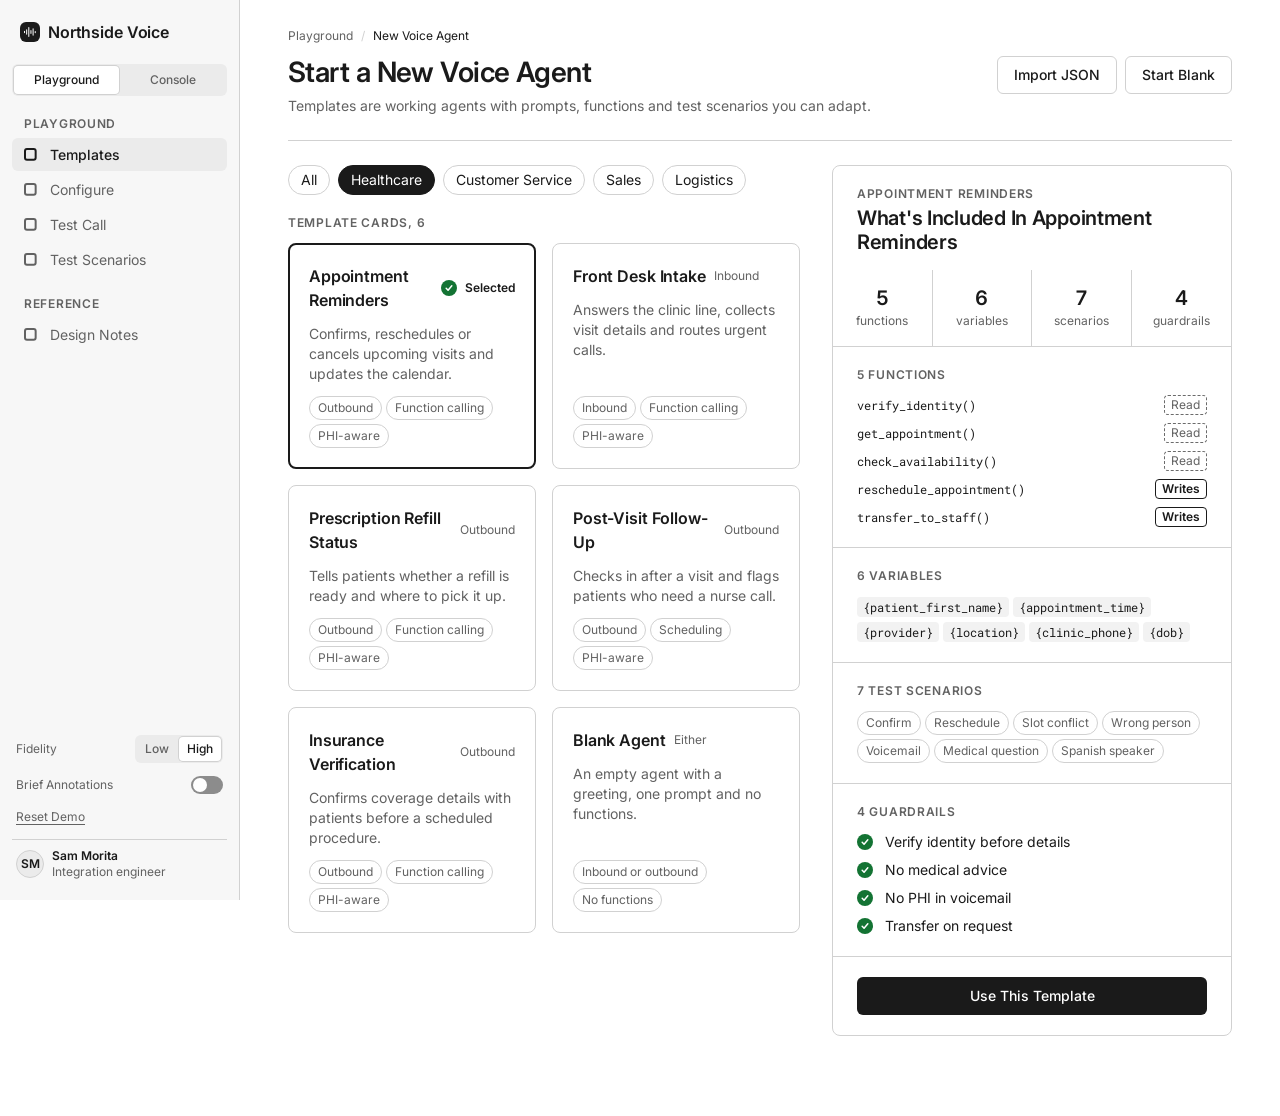
<file: index.html>
<!DOCTYPE html>
<html lang="en"><head><meta charset="UTF-8"><meta http-equiv="refresh" content="0; url=p01-templates.html"><title>Northside Voice</title></head>
<body><a href="p01-templates.html">Open Northside Voice</a></body></html>
</file>
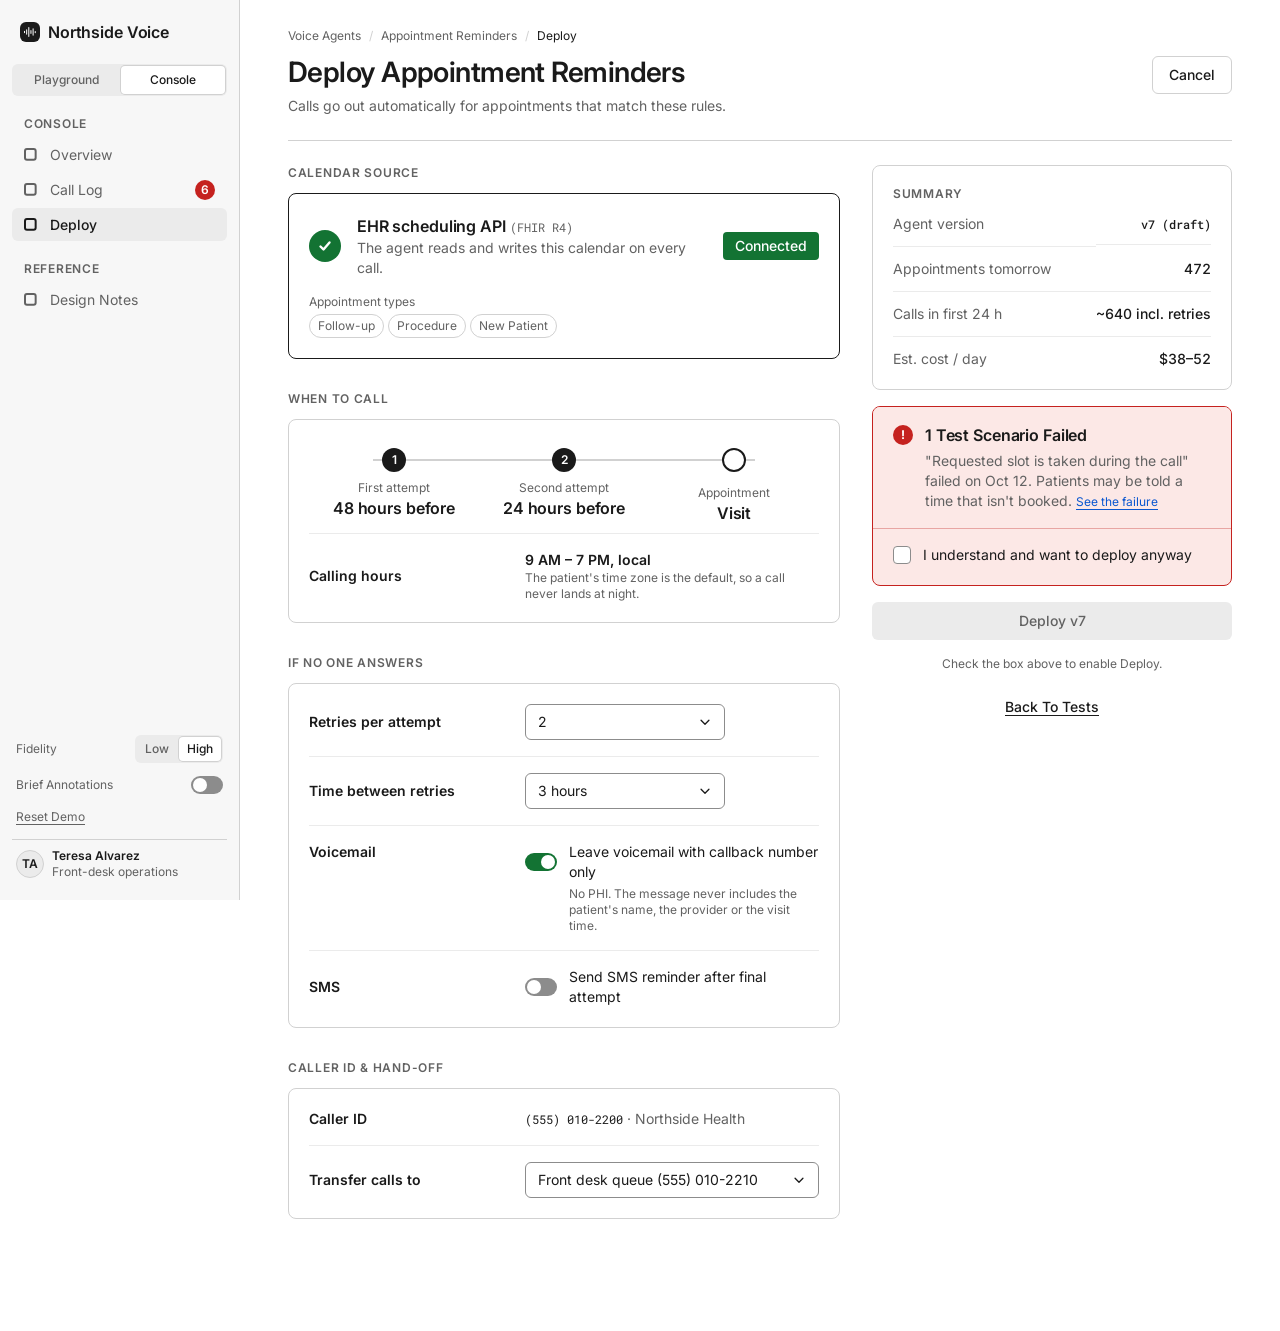
<file: c01-deploy.html>
<!DOCTYPE html>
<html lang="en">
<head>
<meta charset="UTF-8">
<meta name="viewport" content="width=device-width, initial-scale=1.0">
<title>Deploy Appointment Reminders · Northside Voice</title>
<link rel="stylesheet" href="northside.css">
<script src="icons.js"></script>
<script src="shell.js"></script>
<style>
.setrow{display:grid;grid-template-columns:200px minmax(0,1fr);gap:16px;padding:16px 0;border-bottom:1px solid var(--fill);align-items:center}
.setrow:last-child{border-bottom:0}
.setrow.top{align-items:start}
.card.rows{padding:4px 20px}
.src{display:flex;justify-content:space-between;align-items:center;gap:16px}
.src .lead{display:flex;gap:16px;align-items:center}
.src .ico{width:32px;height:32px;border-radius:16px;background:var(--ok);color:#fff;display:grid;place-items:center;flex-shrink:0}
[data-fi="low"] .src .ico{background:var(--ink)}
.src .ico svg{width:16px;height:16px}
.tl{list-style:none;display:grid;grid-template-columns:repeat(3,minmax(0,1fr));position:relative;margin:8px 0 8px}
.tl::before{content:"";position:absolute;left:12.5%;right:12.5%;top:11px;height:2px;background:var(--line)}
.tl li{position:relative;text-align:center}
.tl .marker{margin:0 auto 8px;position:relative}
.sel-tag{display:flex;gap:4px;flex-wrap:wrap}
.warn-h{display:flex;gap:12px;padding:16px 20px;background:var(--alert-bg)}
[data-fi="low"] .warn-h{background:var(--surface)}
.warn-h .bang{width:20px;height:20px;border-radius:50%;background:var(--alert);color:#fff;display:grid;place-items:center;font-weight:700;font-size:12px;flex-shrink:0;margin-top:2px}
[data-fi="low"] .warn-h .bang{background:#fff;color:var(--ink);border:1.5px solid var(--ink)}
.ackrow{padding:16px 20px;border-top:1px solid var(--alert-line)}
[data-fi="low"] .ackrow{border-top-color:var(--line)}
@media (max-width:1180px){.setrow{grid-template-columns:1fr}}
</style>
</head>
<body data-product="cons" data-nav="c01">
<div class="app">
<aside class="side" id="side"></aside>
<main class="main" id="main">
<div class="page">

  <nav class="crumb" aria-label="Breadcrumb"><a href="p01-templates.html">Voice Agents</a><span class="sl" aria-hidden="true">/</span><a href="p02-configure.html">Appointment Reminders</a><span class="sl" aria-hidden="true">/</span><span class="cur" aria-current="page">Deploy</span></nav>

  <div class="head">
    <div>
      <h1 class="t-title">Deploy Appointment Reminders</h1>
      <p>Calls go out automatically for appointments that match these rules.</p>
    </div>
    <div class="actions"><a class="btn btn-secondary" href="c02-overview.html">Cancel</a></div>
  </div>
  <hr class="div">

  <section class="annots" aria-label="Brief annotations">
    <span class="t-eyebrow">Brief annotations for C01</span>
    <div class="annot"><span class="marker">1</span><p>The agent reads and writes the clinic's real calendar. Connection status must be unmistakable.</p></div>
    <div class="annot"><span class="marker">2</span><p>Timing rules are where most support tickets come from (calls too early or late). The patient's time zone is the default.</p></div>
    <div class="annot"><span class="marker">3</span><p>PHI policy in plain language at the point of decision.</p></div>
    <div class="annot"><span class="marker">4</span><p>Deploying with a known failure requires explicit acknowledgment. Should this block entirely? Open question for the candidate.</p></div>
  </section>

  <div class="cols main-rail">
    <div>
      <section class="sect" aria-labelledby="src-h">
        <h2 class="t-eyebrow" id="src-h">Calendar Source</h2>
        <div class="card pad" style="border:1.5px solid var(--ink)">
          <div class="src">
            <div class="lead">
              <span class="ico" aria-hidden="true" id="srcico"></span>
              <div><div class="t-heading">EHR scheduling API <span class="mono muted">(FHIR R4)</span></div><div class="muted">The agent reads and writes this calendar on every call.</div></div>
            </div>
            <span class="badge badge-filled badge-lg">Connected</span>
          </div>
          <div style="margin-top:16px"><div class="t-caption" id="apt-l">Appointment types</div>
            <div class="sel-tag" style="margin-top:4px" role="list" aria-labelledby="apt-l"><span class="tag" role="listitem">Follow-up</span><span class="tag" role="listitem">Procedure</span><span class="tag" role="listitem">New Patient</span></div></div>
        </div>
      </section>

      <section class="sect" aria-labelledby="when-h">
        <h2 class="t-eyebrow" id="when-h">When To Call</h2>
        <div class="card pad">
          <ol class="tl">
            <li><span class="marker" aria-hidden="true">1</span><div class="t-caption">First attempt</div><div class="t-heading">48 hours before</div></li>
            <li><span class="marker" aria-hidden="true">2</span><div class="t-caption">Second attempt</div><div class="t-heading">24 hours before</div></li>
            <li><span class="marker hollow" aria-hidden="true"></span><div class="t-caption">Appointment</div><div class="t-heading">Visit</div></li>
          </ol>
          <div class="setrow" style="margin-top:8px;padding-bottom:0;border-bottom:0;border-top:1px solid var(--fill)">
            <div><div class="strong">Calling hours</div></div>
            <div><span class="strong">9 AM – 7 PM, local</span><div class="t-caption">The patient's time zone is the default, so a call never lands at night.</div></div>
          </div>
        </div>
      </section>

      <section class="sect" aria-labelledby="none-h">
        <h2 class="t-eyebrow" id="none-h">If No One Answers</h2>
        <div class="card rows">
          <div class="setrow"><label for="retries" class="strong">Retries per attempt</label>
            <div style="max-width:200px"><div class="input"><select id="retries"><option>0</option><option>1</option><option selected>2</option><option>3</option></select></div></div></div>
          <div class="setrow"><label for="gap" class="strong">Time between retries</label>
            <div style="max-width:200px"><div class="input"><select id="gap"><option>1 hour</option><option>2 hours</option><option selected>3 hours</option><option>4 hours</option></select></div></div></div>
          <div class="setrow top"><span class="strong" id="vm-l">Voicemail</span>
            <div><button type="button" class="toggle" role="switch" aria-checked="true" aria-labelledby="vm-t" aria-describedby="vm-d" data-toggle><span class="trk"></span><span id="vm-t">Leave voicemail with callback number only</span></button>
              <p class="t-caption" id="vm-d" style="margin:4px 0 0 44px">No PHI. The message never includes the patient's name, the provider or the visit time.</p></div></div>
          <div class="setrow"><span class="strong" id="sms-l">SMS</span>
            <div><button type="button" class="toggle" role="switch" aria-checked="false" data-toggle><span class="trk"></span><span>Send SMS reminder after final attempt</span></button></div></div>
        </div>
      </section>

      <section class="sect" aria-labelledby="cid-h">
        <h2 class="t-eyebrow" id="cid-h">Caller ID &amp; Hand-Off</h2>
        <div class="card rows">
          <div class="setrow"><span class="strong">Caller ID</span><div><span class="mono">(555) 010-2200</span> <span class="muted">· Northside Health</span></div></div>
          <div class="setrow"><label for="xfer" class="strong">Transfer calls to</label>
            <div style="max-width:360px"><div class="input"><select id="xfer"><option selected>Front desk queue (555) 010-2210</option><option>Nurse line (555) 010-2230</option><option>Scheduling desk (555) 010-2240</option></select></div></div></div>
        </div>
      </section>
    </div>

    <aside class="stack g16 sticky" aria-label="Deployment summary">
      <section class="card pad" aria-labelledby="sum-h">
        <h2 class="t-eyebrow" id="sum-h" style="margin-bottom:12px">Summary</h2>
        <dl class="kv ruled">
          <dt>Agent version</dt><dd class="mono">v7 (draft)</dd>
          <dt>Appointments tomorrow</dt><dd class="num">472</dd>
          <dt>Calls in first 24 h</dt><dd class="num">~640 incl. retries</dd>
          <dt>Est. cost / day</dt><dd class="num">$38–52</dd>
        </dl>
      </section>

      <section class="card callout-alert" style="overflow:hidden" aria-labelledby="warn-h">
        <div class="warn-h"><span class="bang" aria-hidden="true">!</span><div><h2 class="t-heading" id="warn-h">1 Test Scenario Failed</h2>
          <p class="muted" style="margin-top:4px">"Requested slot is taken during the call" failed on Oct 12. Patients may be told a time that isn't booked. <a class="action sm" href="p04-scenarios.html">See the failure</a></p></div></div>
        <div class="ackrow"><label class="check"><input type="checkbox" id="ack" aria-describedby="why"><span>I understand and want to deploy anyway</span></label></div>
      </section>

      <button type="button" class="btn btn-primary btn-block" id="dep" aria-disabled="true" aria-describedby="why">Deploy v7</button>
      <p class="t-caption" id="why" style="text-align:center">Check the box above to enable Deploy.</p>
      <div style="text-align:center"><a class="btn-tertiary" href="p04-scenarios.html">Back To Tests</a></div>
    </aside>
  </div>

</div>
</main>
</div>

<script>
document.getElementById('srcico').innerHTML = NS.check;
document.querySelectorAll('.input').forEach(i => i.insertAdjacentHTML('beforeend', NS.chevd()));

const ack = document.getElementById('ack'), dep = document.getElementById('dep'), why = document.getElementById('why');
ack.addEventListener('change', () => {
  const on = ack.checked;
  dep.setAttribute('aria-disabled', String(!on));
  why.textContent = on ? 'You are deploying with 1 failed test scenario. This is recorded in the audit log.' : 'Check the box above to enable Deploy.';
});
dep.addEventListener('click', () => {
  if (dep.getAttribute('aria-disabled') === 'true') { NS.toast('Acknowledge the failed test before deploying.'); ack.focus(); return; }
  NS.set('deployed', true);
  NS.toast('Deployed v7 to 3 clinics. Calls start tomorrow at 9 AM.');
  setTimeout(() => { location.href = 'c02-overview.html'; }, 1100);
});
</script>
</body>
</html>
</file>
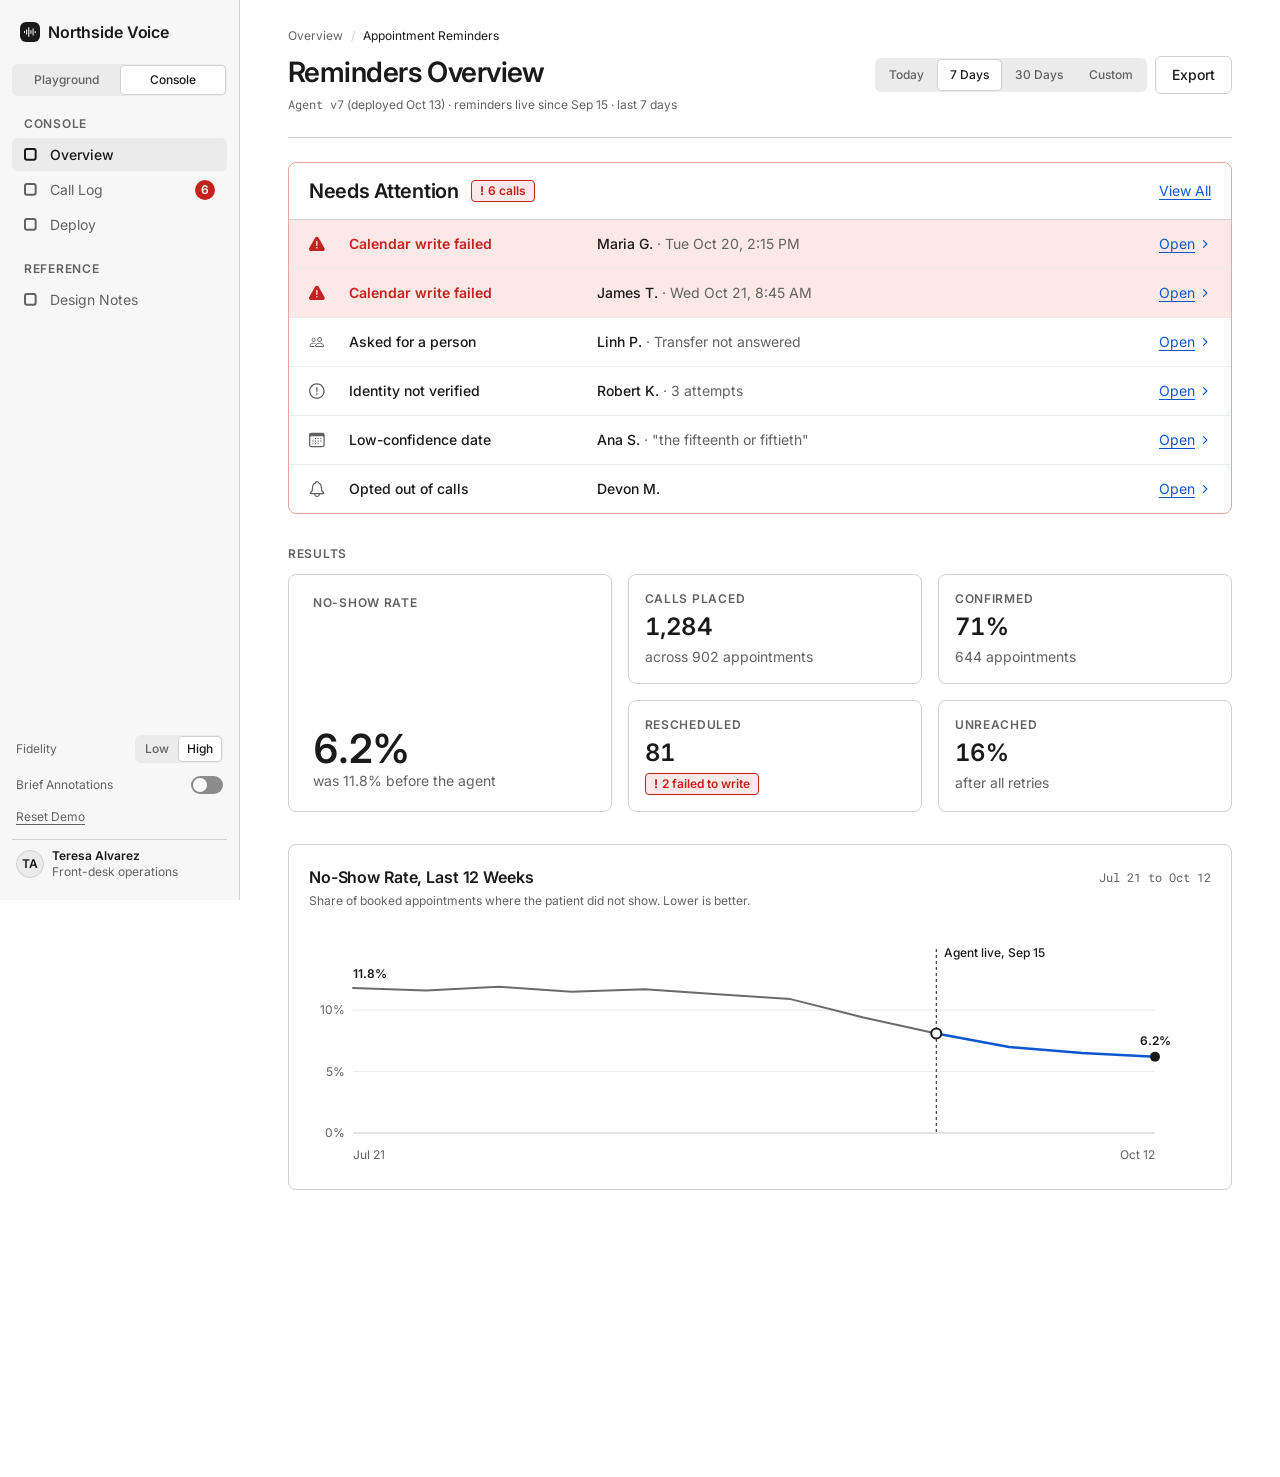
<file: c02-overview.html>
<!DOCTYPE html>
<html lang="en">
<head>
<meta charset="UTF-8">
<meta name="viewport" content="width=device-width, initial-scale=1.0">
<title>Reminders Overview · Northside Voice</title>
<link rel="stylesheet" href="northside.css">
<script src="icons.js"></script>
<script src="shell.js"></script>
<style>
.pin{display:none;margin-left:8px}
[data-ann="on"] .pin{display:inline-grid}
.ctx{margin-top:8px;color:var(--muted)}
.dep{display:inline-flex;align-items:center;gap:8px;margin-top:8px;color:var(--ok)}
[data-fi="low"] .dep{color:var(--ink)}
.dep svg{width:14px;height:14px}

/* Needs Attention leads the page. The brief asks whether the queue should leave the side column:
   it moves to the top, because it is the only element on this screen that asks for an action today,
   and Teresa checks it first every morning. The metrics step down beneath it. */
.na{border-color:var(--alert-line)}
.na-list{list-style:none}
.q-row{display:grid;grid-template-columns:24px 232px minmax(0,1fr) auto;gap:16px;align-items:center;padding:14px 20px;border-bottom:1px solid var(--fill);text-decoration:none;color:inherit}
.na-list li:last-child .q-row{border-bottom:0;border-radius:0 0 7px 7px}
.q-row:hover{background:var(--surface)}
.q-row:focus-visible{outline-offset:-2px}
.q-row.hi{background:var(--alert-bg)}
[data-fi="low"] .q-row.hi{background:var(--surface)}
.q-row.hi:hover{background:var(--alert-bg);filter:brightness(.97)}
.q-row .why{font-weight:500}
.q-row.hi .why{font-weight:600;color:var(--alert)}
[data-fi="low"] .q-row.hi .why{color:var(--ink)}
.q-row .ic{width:16px;height:16px;color:var(--muted)}
.q-row.hi .ic{color:var(--alert)}
[data-fi="low"] .q-row.hi .ic{color:var(--ink)}
.q-row .go{display:inline-flex;align-items:center;gap:4px;font-size:14px;color:var(--link);text-decoration:underline;text-underline-offset:3px}
.q-row .go svg{width:12px;height:12px}

.mgrid{display:grid;grid-template-columns:minmax(0,1.1fr) minmax(0,1fr) minmax(0,1fr);grid-template-rows:auto auto;gap:16px}
.mgrid .hero{grid-row:1 / span 2;display:flex;flex-direction:column;justify-content:space-between;padding:20px 24px}
.mgrid .metric .big{margin:4px 0}
.mgrid .hero .big{margin:0 0 8px}
.chart-wrap{position:relative}
.chart-wrap svg text{font-family:var(--sans)}
.legend{display:flex;gap:20px;align-items:center}
.sw-l{display:inline-block;width:20px;height:0;border-top:2px solid var(--dash);vertical-align:middle;margin-right:8px}
.sw-l.post{border-top-color:var(--info)}
@media (max-width:1180px){
  .q-row{grid-template-columns:24px 180px minmax(0,1fr) auto}
  .mgrid{grid-template-columns:1fr 1fr}
  .mgrid .hero{grid-column:1 / span 2;grid-row:auto}
}
</style>
</head>
<body data-product="cons" data-nav="c02">
<div class="app">
<aside class="side" id="side"></aside>
<main class="main" id="main">
<div class="page">

  <nav class="crumb" aria-label="Breadcrumb"><a href="c02-overview.html">Overview</a><span class="sl" aria-hidden="true">/</span><span class="cur" aria-current="page">Appointment Reminders</span></nav>

  <div class="head">
    <div>
      <h1 class="t-title">Reminders Overview</h1>
      <p class="ctx t-caption" style="max-width:none"><span class="mono">Agent v7</span> (deployed Oct 13) · reminders live since Sep 15 · <span id="rangeLbl">last 7 days</span></p>
      <p class="dep t-caption" id="depLine" hidden></p>
    </div>
    <div class="actions">
      <div class="seg" role="group" aria-label="Date range" id="range">
        <button type="button" data-r="today" aria-pressed="false">Today</button>
        <button type="button" data-r="7d" aria-pressed="true">7 Days</button>
        <button type="button" data-r="30d" aria-pressed="false">30 Days</button>
        <button type="button" data-r="custom" aria-pressed="false">Custom</button>
      </div>
      <button type="button" class="btn btn-secondary" id="export">Export</button>
    </div>
  </div>
  <hr class="div">

  <section class="annots" aria-label="Brief annotations">
    <span class="t-eyebrow">Brief annotations for C02</span>
    <div class="annot"><span class="marker">1</span><p>Five numbers compete. The clinic cares most about no-shows; the developer cares about call outcomes. Which leads, and how do the rest step down?</p></div>
    <div class="annot"><span class="marker">2</span><p>The queue of calls that need a human is the most actionable thing on the page, yet it sits in the side column. Should it move?</p></div>
    <div class="annot"><span class="marker">3</span><p>"Calendar write failed" is the incident from P04 surfacing in production.</p></div>
  </section>

  <p class="sr-only" role="status" id="live"></p>

  <section class="card na sect" aria-labelledby="na-h" id="naCard">
    <div class="card-h">
      <div class="row g12">
        <h2 class="t-headline" id="na-h">Needs Attention</h2>
        <span class="badge badge-alert" id="naCount">6 calls</span>
        <span class="marker sm pin" aria-hidden="true">2</span>
      </div>
      <a class="action" href="c03-call-log.html?tab=review">View All</a>
    </div>
    <ul class="na-list" id="naList"></ul>
  </section>

  <section class="sect" aria-labelledby="m-h">
    <h2 class="t-eyebrow" id="m-h">Results<span class="marker sm pin" aria-hidden="true">1</span></h2>
    <div class="mgrid" id="metrics"></div>
  </section>

  <section class="card pad" aria-labelledby="ch-h">
    <div class="row between" style="margin-bottom:4px">
      <h2 class="t-heading" id="ch-h">No-Show Rate, Last 12 Weeks</h2>
      <span class="t-caption mono" id="readout" aria-hidden="true">Jul 21 to Oct 12</span>
    </div>
    <p class="t-caption" style="margin-bottom:12px">Share of booked appointments where the patient did not show. Lower is better.</p>
    <div class="chart-wrap" id="chartWrap"></div>
    <table class="sr-only">
      <caption>No-show rate by week, Jul 21 to Oct 12. The agent went live Sep 15.</caption>
      <thead><tr><th scope="col">Week of</th><th scope="col">No-show rate</th></tr></thead>
      <tbody id="chartTbl"></tbody>
    </table>
  </section>

</div>
</main>
</div>

<script>
/* ---------- data, per range ---------- */
const RANGES = {
  today: { lbl: 'today', noshow: '5.9%', calls: '186', appts: '131 appointments', conf: '72%', confN: '94 appointments', resch: 11, unr: '16%', unrN: 'after all retries', failed: 2, total: 186 },
  '7d':  { lbl: 'last 7 days', noshow: '6.2%', calls: '1,284', appts: '902 appointments', conf: '71%', confN: '644 appointments', resch: 81, unr: '16%', unrN: 'after all retries', failed: 2, total: 1284 },
  '30d': { lbl: 'last 30 days', noshow: '7.4%', calls: '4,912', appts: '3,461 appointments', conf: '69%', confN: '2,388 appointments', resch: 312, unr: '18%', unrN: 'after all retries', failed: 2, total: 4912 }
};
let cur = '7d';

const MARIA = 'call_3c71d0';
const done = NS.isResolved(MARIA);

/* ---------- Needs Attention ---------- */
const NA = [
  { id: MARIA, why: 'Calendar write failed', who: 'Maria G.', meta: 'Tue Oct 20, 2:15 PM', href: 'c04-alt-needs-review.html', alert: 1, ic: 'exclamationmark.triangle.fill', pin: 3 },
  { id: 'james', why: 'Calendar write failed', who: 'James T.', meta: 'Wed Oct 21, 8:45 AM', href: 'c03-call-log.html?tab=review', alert: 1, ic: 'exclamationmark.triangle.fill' },
  { id: 'linh', why: 'Asked for a person', who: 'Linh P.', meta: 'Transfer not answered', href: 'c03-call-log.html?tab=review', ic: 'person.2' },
  { id: 'robert', why: 'Identity not verified', who: 'Robert K.', meta: '3 attempts', href: 'c03-call-log.html?tab=review', ic: 'exclamationmark.circle' },
  { id: 'ana', why: 'Low-confidence date', who: 'Ana S.', meta: '"the fifteenth or fiftieth"', href: 'c03-call-log.html?tab=review', ic: 'calendar' },
  { id: 'devon', why: 'Opted out of calls', who: 'Devon M.', meta: '', href: 'c03-call-log.html?tab=review', ic: 'bell' }
].filter(r => !(r.id === MARIA && done));

document.getElementById('naList').innerHTML = NA.map(r => `<li><a class="q-row ${r.alert ? 'hi' : ''}" href="${r.href}">
  ${NS.ico(r.ic, 'ic')}
  <span class="why">${r.why}</span>
  <span><b style="font-weight:500">${r.who}</b>${r.meta ? ' <span class="muted">· ' + r.meta + '</span>' : ''}${r.pin ? '<span class="marker sm pin" aria-hidden="true">' + r.pin + '</span>' : ''}</span>
  <span class="go">Open${NS.chev()}</span></a></li>`).join('');
const n = NA.length;
document.getElementById('naCount').textContent = n + (n === 1 ? ' call' : ' calls');

/* ---------- metrics ---------- */
function failedCount() { return Math.max(0, RANGES[cur].failed - (done ? 1 : 0)); }
function renderMetrics() {
  const d = RANGES[cur];
  const f = failedCount();
  document.getElementById('metrics').innerHTML = `
    <div class="card hero"><div class="t-eyebrow">No-Show Rate</div><div><div class="t-display num">${d.noshow}</div><div class="muted">was 11.8% before the agent</div></div></div>
    <div class="card metric"><div class="t-eyebrow">Calls Placed</div><div class="big">${d.calls}</div><div class="muted">across ${d.appts}</div></div>
    <div class="card metric"><div class="t-eyebrow">Confirmed</div><div class="big">${d.conf}</div><div class="muted">${d.confN}</div></div>
    <div class="card metric"><div class="t-eyebrow">Rescheduled</div><div class="big">${d.resch}</div>
      <div>${f ? `<span class="badge badge-alert">${f} failed to write</span>` : '<span class="muted">All calendar writes succeeded</span>'}</div></div>
    <div class="card metric"><div class="t-eyebrow">Unreached</div><div class="big">${d.unr}</div><div class="muted">${d.unrN}</div></div>`;
  document.getElementById('rangeLbl').textContent = d.lbl;
  document.getElementById('live').textContent = 'Showing results for ' + d.lbl + '.';
}
renderMetrics();

document.querySelectorAll('#range button').forEach(b => b.addEventListener('click', () => {
  if (b.dataset.r === 'custom') { NS.toast('Custom date ranges are not part of this prototype.'); return; }
  cur = b.dataset.r;
  document.querySelectorAll('#range button').forEach(x => x.setAttribute('aria-pressed', String(x === b)));
  renderMetrics();
}));
document.getElementById('export').addEventListener('click', () => NS.toast('Exporting ' + RANGES[cur].total.toLocaleString('en-US') + ' calls as CSV.'));

if (NS.get('deployed')) {
  const l = document.getElementById('depLine'); l.hidden = false;
  l.innerHTML = NS.check.replace('<svg ', '<svg width="14" height="14" ') + '<span>Agent v7 deployed just now</span>';
}

/* ---------- trend chart: 12 weekly points, Jul 21 to Oct 12 ---------- */
const PTS = [11.8, 11.6, 11.9, 11.5, 11.7, 11.3, 10.9, 9.4, 8.1, 7.0, 6.5, 6.2];
const LIVE = 8; /* Sep 15 */
const wk = i => { const d = new Date(2026, 6, 21 + i * 7); return d.toLocaleDateString('en-US', { month: 'short', day: 'numeric' }); };
document.getElementById('chartTbl').innerHTML = PTS.map((v, i) => `<tr><th scope="row">${wk(i)}${i === LIVE ? ' (agent went live)' : ''}</th><td>${v}%</td></tr>`).join('');

const wrap = document.getElementById('chartWrap');
const readout = document.getElementById('readout');
function draw() {
  const W = Math.max(wrap.clientWidth, 320), H = 248;
  const L = 44, R = 56, T = 40, B = 36, pw = W - L - R, ph = H - T - B, MAX = 14;
  const X = i => L + i * pw / (PTS.length - 1), Y = v => T + ph - v / MAX * ph;
  const seg = (a, b) => PTS.slice(a, b + 1).map((v, k) => (k ? 'L' : 'M') + X(a + k).toFixed(1) + ' ' + Y(v).toFixed(1)).join(' ');
  const grid = [0, 5, 10].map(v => `<line x1="${L}" x2="${W - R}" y1="${Y(v)}" y2="${Y(v)}" stroke="#EBEBEB"/><text x="${L - 8}" y="${Y(v) + 4}" font-size="12" fill="#626262" text-anchor="end">${v}%</text>`).join('');
  const halo = 'paint-order="stroke" stroke="#fff" stroke-width="4" stroke-linejoin="round"';
  const ex = X(LIVE);
  const last = PTS.length - 1;
  document.getElementById('chartWrap').innerHTML = `<svg width="${W}" height="${H}" viewBox="0 0 ${W} ${H}" role="img" aria-label="Line chart. The no-show rate was about 11.8 percent in the week of Jul 21, held near 11 to 12 percent until the agent went live on Sep 15, then fell to 6.2 percent by the week of Oct 6.">
    ${grid}
    <line x1="${L}" x2="${W - R}" y1="${Y(0)}" y2="${Y(0)}" stroke="#D1D1D1"/>
    <path d="${seg(0, LIVE)}" fill="none" stroke="#6B6B6B" stroke-width="2" stroke-linejoin="round" stroke-linecap="round"/>
    <path d="${seg(LIVE, last)}" fill="none" stroke="var(--info)" stroke-width="2.5" stroke-linejoin="round" stroke-linecap="round"/>
    <line x1="${ex}" x2="${ex}" y1="${T - 12}" y2="${Y(0)}" stroke="#1A1A1A" stroke-dasharray="3 3"/>
    <text x="${ex + 8}" y="${T - 4}" font-size="12" font-weight="500" fill="#1A1A1A">Agent live, Sep 15</text>
    <circle cx="${ex}" cy="${Y(PTS[LIVE])}" r="5" fill="#fff" stroke="#1A1A1A" stroke-width="2"/>
    <circle cx="${X(last)}" cy="${Y(PTS[last])}" r="5" fill="#1A1A1A"/>
    <text x="${X(0)}" y="${Y(PTS[0]) - 10}" font-size="12" font-weight="600" fill="#1A1A1A" ${halo}>11.8%</text>
    <text x="${X(last)}" y="${Y(PTS[last]) - 12}" font-size="12" font-weight="600" fill="#1A1A1A" text-anchor="middle" ${halo}>6.2%</text>
    <text x="${L}" y="${H - 10}" font-size="12" fill="#626262">Jul 21</text>
    <text x="${W - R}" y="${H - 10}" font-size="12" fill="#626262" text-anchor="end">Oct 12</text>
    <g id="hov" hidden><line id="hl" y1="${T - 12}" y2="${Y(0)}" stroke="#6B6B6B"/><circle id="hd" r="4" fill="#fff" stroke="#1A1A1A" stroke-width="2"/></g>
    <rect id="hit" x="${L}" y="${T - 12}" width="${pw}" height="${ph + 12}" fill="transparent"/>
  </svg>`;
  const hit = document.getElementById('hit'), hov = document.getElementById('hov');
  hit.addEventListener('mousemove', e => {
    const r = hit.getBoundingClientRect();
    const i = Math.max(0, Math.min(last, Math.round((e.clientX - r.left) / r.width * last)));
    hov.removeAttribute('hidden');
    document.getElementById('hl').setAttribute('x1', X(i)); document.getElementById('hl').setAttribute('x2', X(i));
    document.getElementById('hd').setAttribute('cx', X(i)); document.getElementById('hd').setAttribute('cy', Y(PTS[i]));
    readout.textContent = 'Week of ' + wk(i) + ' · ' + PTS[i] + '%';
  });
  hit.addEventListener('mouseleave', () => { hov.setAttribute('hidden', ''); readout.textContent = 'Jul 21 to Oct 12'; });
}
draw();
new ResizeObserver(() => draw()).observe(wrap);
</script>
</body>
</html>
</file>
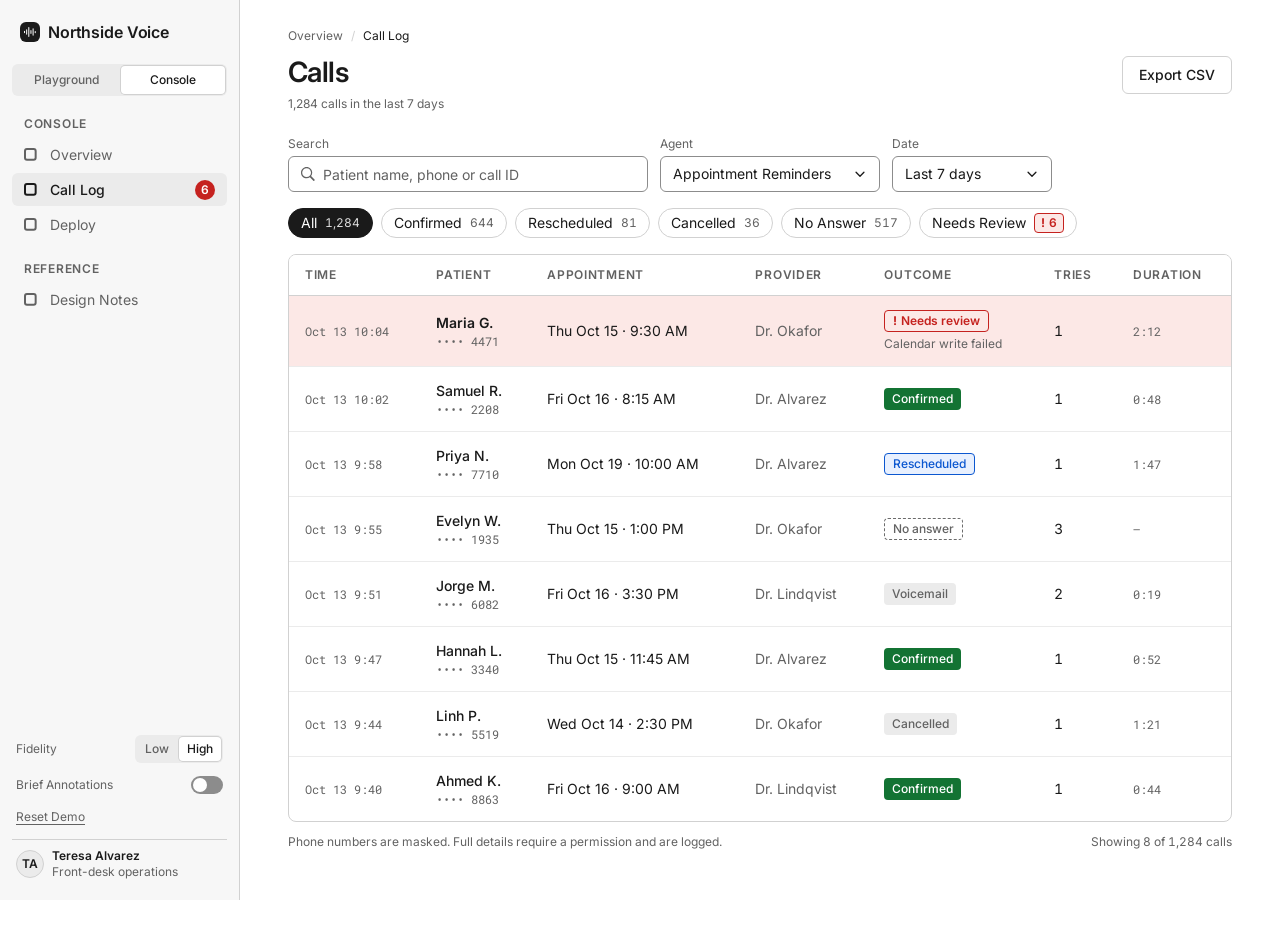
<file: c03-call-log.html>
<!DOCTYPE html>
<html lang="en">
<head>
<meta charset="UTF-8">
<meta name="viewport" content="width=device-width, initial-scale=1.0">
<title>Call Log · Northside Voice</title>
<link rel="stylesheet" href="northside.css">
<script src="icons.js"></script>
<script src="shell.js"></script>
<style>
.pin{display:none;margin-left:8px;vertical-align:middle}
[data-ann="on"] .pin{display:inline-grid}
.filters{display:flex;gap:12px;margin-bottom:16px;flex-wrap:wrap;align-items:flex-end}
.filters .field{min-width:0}
.search{width:360px}
.search .input svg{width:14px;height:14px;color:var(--muted);flex-shrink:0}
.search .input{justify-content:flex-start}
.search input::placeholder{color:var(--muted);opacity:1}
.sel{width:220px}
.sel.sm{width:160px}
.outcomes{display:flex;gap:8px;flex-wrap:wrap;margin-bottom:16px}
.chip .n{font-size:12px;color:var(--muted)}
.chip[aria-pressed="true"] .n{color:#fff;opacity:.85}
.chip .badge{height:20px;padding:0 6px}
.only-review .tbl tbody tr.flag td{background:transparent}
.only-review .tbl tbody tr.flag:hover td{background:var(--surface)}
.tbl-card{overflow:hidden}
.name{font-weight:500;color:var(--ink);text-decoration:none}
.name:hover{text-decoration:underline}
.flag .name{font-weight:600}
.ph{display:block;font-family:var(--mono);font-size:12px;line-height:16px;color:var(--muted)}
.why{display:block;margin-top:4px}
.foot{display:flex;justify-content:space-between;gap:16px;align-items:baseline;margin-top:12px}
.empty{padding:48px 24px;text-align:center;display:flex;flex-direction:column;align-items:center;gap:8px}
.empty svg{width:24px;height:24px;color:var(--muted)}
@media (max-width:1180px){.search{width:280px}.sel{width:240px}.sel.sm{width:168px}}
</style>
</head>
<body data-product="cons" data-nav="c03">
<div class="app">
<aside class="side" id="side"></aside>
<main class="main" id="main">
<div class="page">

  <nav class="crumb" aria-label="Breadcrumb"><a href="c02-overview.html">Overview</a><span class="sl" aria-hidden="true">/</span><span class="cur" aria-current="page">Call Log</span></nav>

  <div class="head">
    <div>
      <h1 class="t-title">Calls</h1>
      <p class="t-caption" style="margin-top:8px" id="sub">1,284 calls in the last 7 days</p>
    </div>
    <div class="actions"><button type="button" class="btn btn-secondary" id="export">Export CSV</button></div>
  </div>

  <section class="annots" aria-label="Brief annotations">
    <span class="t-eyebrow">Brief annotations for C03</span>
    <div class="annot"><span class="marker">1</span><p>Rows that need a human must stand out in a dense table without color. The alert form carries it.</p></div>
    <div class="annot"><span class="marker">2</span><p>Filter chips double as a count summary. Is that one job too many?</p></div>
    <div class="annot"><span class="marker">3</span><p>Patients are shown by first name, last initial and masked phone. Full PHI requires a permission and is logged.</p></div>
  </section>

  <p class="sr-only" role="status" id="live"></p>

  <form class="filters" role="search" aria-label="Filter calls" onsubmit="return false">
    <div class="field search">
      <label for="q">Search</label>
      <div class="input"><svg viewBox="0 0 16 16" aria-hidden="true"></svg><input id="q" type="search" placeholder="Patient name, phone or call ID" autocomplete="off"></div>
    </div>
    <div class="field sel">
      <label for="agent">Agent</label>
      <div class="input"><select id="agent"><option>Appointment Reminders</option><option>Front Desk Intake</option></select><span id="agentChev"></span></div>
    </div>
    <div class="field sel sm">
      <label for="range">Date</label>
      <div class="input"><select id="range"><option value="today">Today</option><option value="7d" selected>Last 7 days</option><option value="30d">Last 30 days</option></select><span id="rangeChev"></span></div>
    </div>
  </form>

  <div class="outcomes" role="group" aria-label="Filter by call outcome" id="tabs"></div>
  <div class="card tbl-card" id="panel" role="region" aria-label="Calls">
    <div id="tblHost"></div>
  </div>
  <div class="foot">
    <p class="t-caption">Phone numbers are masked. Full details require a permission and are logged.<span class="marker sm pin" aria-hidden="true">3</span></p>
    <p class="t-caption num" id="shown"></p>
  </div>

</div>
</main>
</div>

<script>
const MARIA = 'call_3c71d0';
const done = NS.isResolved(MARIA);

/* kind: filled=Confirmed, outline=Rescheduled, dashed=No answer, muted=Cancelled/Voicemail, alert=Needs review */
const ROWS = [
  { id: MARIA, t: 'Oct 13 10:04', n: 'Maria G.', p: '4471', a: 'Thu Oct 15 · 9:30 AM', d: 'Dr. Okafor', k: done ? 'outline' : 'alert', o: done ? 'Rescheduled' : 'Needs review', why: done ? 'Resolved by front desk' : 'Calendar write failed', tries: 1, dur: '2:12', tab: done ? 'rescheduled' : 'review', href: 'c04-alt-needs-review.html', pin: 1 },
  { id: 'call_5b20e4', t: 'Oct 13 10:02', n: 'Samuel R.', p: '2208', a: 'Fri Oct 16 · 8:15 AM', d: 'Dr. Alvarez', k: 'filled', o: 'Confirmed', tries: 1, dur: '0:48', tab: 'confirmed' },
  { id: 'call_8f2a91', t: 'Oct 13 9:58', n: 'Priya N.', p: '7710', a: 'Mon Oct 19 · 10:00 AM', d: 'Dr. Alvarez', k: 'outline', o: 'Rescheduled', tries: 1, dur: '1:47', tab: 'rescheduled', href: 'c04-call-detail.html' },
  { id: 'call_71d9c3', t: 'Oct 13 9:55', n: 'Evelyn W.', p: '1935', a: 'Thu Oct 15 · 1:00 PM', d: 'Dr. Okafor', k: 'dashed', o: 'No answer', tries: 3, dur: '—', tab: 'noanswer' },
  { id: 'call_4a63b8', t: 'Oct 13 9:51', n: 'Jorge M.', p: '6082', a: 'Fri Oct 16 · 3:30 PM', d: 'Dr. Lindqvist', k: 'muted', o: 'Voicemail', tries: 2, dur: '0:19', tab: 'noanswer' },
  { id: 'call_c07e12', t: 'Oct 13 9:47', n: 'Hannah L.', p: '3340', a: 'Thu Oct 15 · 11:45 AM', d: 'Dr. Alvarez', k: 'filled', o: 'Confirmed', tries: 1, dur: '0:52', tab: 'confirmed' },
  { id: 'call_92f1a5', t: 'Oct 13 9:44', n: 'Linh P.', p: '5519', a: 'Wed Oct 14 · 2:30 PM', d: 'Dr. Okafor', k: 'muted', o: 'Cancelled', tries: 1, dur: '1:21', tab: 'cancelled' },
  { id: 'call_e38d60', t: 'Oct 13 9:40', n: 'Ahmed K.', p: '8863', a: 'Fri Oct 16 · 9:00 AM', d: 'Dr. Lindqvist', k: 'filled', o: 'Confirmed', tries: 1, dur: '0:44', tab: 'confirmed' }
];
/* The other calls waiting for a person. They sit on the Needs Review tab (and in the queue on Overview). */
const REVIEW_ONLY = [
  { id: 'call_a1d4f7', t: 'Oct 13 10:11', n: 'James T.', p: '3902', a: 'Wed Oct 21 · 8:45 AM', d: 'Dr. Okafor', why: 'Calendar write failed', tries: 1, dur: '2:05' },
  { id: 'call_b6c230', t: 'Oct 13 9:12', n: 'Linh P.', p: '5519', a: 'Thu Oct 15 · 4:00 PM', d: 'Dr. Alvarez', why: 'Asked for a person, transfer not answered', tries: 1, dur: '0:38' },
  { id: 'call_d94e08', t: 'Oct 13 8:47', n: 'Robert K.', p: '6617', a: 'Fri Oct 16 · 10:30 AM', d: 'Dr. Lindqvist', why: 'Identity not verified after 3 attempts', tries: 3, dur: '1:02' },
  { id: 'call_f27a19', t: 'Oct 13 8:31', n: 'Ana S.', p: '2754', a: 'Mon Oct 19 · 1:15 PM', d: 'Dr. Alvarez', why: 'Low-confidence date', tries: 1, dur: '1:32' },
  { id: 'call_0be851', t: 'Oct 13 8:20', n: 'Devon M.', p: '9048', a: 'Thu Oct 15 · 3:45 PM', d: 'Dr. Okafor', why: 'Opted out of calls', tries: 1, dur: '0:09' }
].map(r => Object.assign(r, { k: 'alert', o: 'Needs review', tab: 'review', href: null }));

const ALL = ROWS.concat(REVIEW_ONLY);

const RANGE = {
  today: { lbl: 'today', total: '186', c: { all: 186, confirmed: 94, rescheduled: 11, cancelled: 5, noanswer: 70 } },
  '7d':  { lbl: 'the last 7 days', total: '1,284', c: { all: 1284, confirmed: 644, rescheduled: 81, cancelled: 36, noanswer: 517 } },
  '30d': { lbl: 'the last 30 days', total: '4,912', c: { all: 4912, confirmed: 2388, rescheduled: 312, cancelled: 142, noanswer: 2064 } }
};
const TABS = [['all', 'All'], ['confirmed', 'Confirmed'], ['rescheduled', 'Rescheduled'], ['cancelled', 'Cancelled'], ['noanswer', 'No Answer'], ['review', 'Needs Review']];
const fmt = n => n.toLocaleString('en-US');

let range = '7d';
let tab = new URLSearchParams(location.search).get('tab') || 'all';
if (tab === 'needs-review') tab = 'review';
if (!TABS.some(t => t[0] === tab)) tab = 'all';
let query = '';

function count(key) {
  if (key === 'review') return NS.reviewCount();
  const c = RANGE[range].c[key];
  /* a resolved call moves from Needs Review into Rescheduled */
  return key === 'rescheduled' && done ? c + 1 : c;
}

function renderTabs() {
  const el = document.getElementById('tabs');
  el.innerHTML = TABS.map(([k, l]) => {
    const c = count(k), sel = k === tab;
    const badge = k === 'review' && c > 0 ? `<span class="badge badge-alert">${c}</span>` : `<span class="n num">${fmt(c)}</span>`;
    return `<button type="button" class="chip" data-k="${k}" aria-pressed="${sel}">${l}${badge}</button>`;
  }).join('');
  el.querySelectorAll('.chip').forEach(b => b.addEventListener('click', () => {
    tab = b.dataset.k;
    el.querySelectorAll('.chip').forEach(x => x.setAttribute('aria-pressed', String(x === b)));
    renderTable();
  }));
}

const digits = s => s.replace(/\D/g, '');
function visible() {
  const q = query.trim().toLowerCase();
  let rows = tab === 'all' ? ROWS : ALL.filter(r => r.tab === tab);
  /* Resolved Maria stays visible on All and Rescheduled only */
  if (!q) return rows;
  return rows.filter(r => r.n.toLowerCase().includes(q) || r.id.toLowerCase().includes(q) || (digits(q) && r.p.includes(digits(q))));
}

function renderTable() {
  const rows = visible(), host = document.getElementById('tblHost');
  const tabLbl = TABS.find(t => t[0] === tab)[1];
  if (!rows.length) {
    host.innerHTML = `<div class="empty">${NS.ico('magnifyingglass')}<h2 class="t-heading">No Calls Match</h2><p class="muted">Nothing in ${tabLbl} matches "${query.replace(/</g, '&lt;')}". Try a name, the last 4 digits of a phone, or a call ID.</p><button type="button" class="btn btn-secondary btn-sm" id="clr">Clear Search</button></div>`;
    document.getElementById('clr').addEventListener('click', () => { query = ''; document.getElementById('q').value = ''; renderTable(); document.getElementById('q').focus(); });
  } else {
    host.innerHTML = `<table class="tbl">
      <caption class="sr-only">Calls, ${tabLbl}. Rows that need review are marked with an alert badge.</caption>
      <thead><tr><th scope="col">Time</th><th scope="col">Patient</th><th scope="col">Appointment</th><th scope="col">Provider</th><th scope="col">Outcome</th><th scope="col">Tries</th><th scope="col">Duration</th></tr></thead>
      <tbody>${rows.map(r => `<tr class="link-row ${r.k === 'alert' ? 'flag' : ''}">
        <td class="mono num" style="color:var(--muted)">${r.t}</td>
        <td><a class="name" href="${r.href || '#'}" ${r.href ? '' : 'data-nodetail'}>${r.n}</a>${r.pin ? '<span class="marker sm pin" aria-hidden="true">' + r.pin + '</span>' : ''}<span class="ph"><span class="sr-only">Phone ending in </span><span aria-hidden="true">•••• </span>${r.p}</span></td>
        <td>${r.a}</td>
        <td class="muted">${r.d}</td>
        <td><span class="badge badge-${r.k}">${r.o}</span>${r.why ? '<span class="t-caption why">' + r.why + '</span>' : ''}</td>
        <td class="num">${r.tries}</td>
        <td class="mono num muted">${r.dur}</td></tr>`).join('')}</tbody></table>`;
    host.querySelectorAll('tr.link-row').forEach(tr => tr.addEventListener('click', e => {
      if (e.target.closest('a')) return;
      tr.querySelector('a.name').click();
    }));
    host.querySelectorAll('a[data-nodetail]').forEach(a => a.addEventListener('click', e => { e.preventDefault(); NS.toast('Only two call details are part of this prototype.'); }));
  }
  document.getElementById('panel').classList.toggle('only-review', tab === 'review');
  const total = count(tab);
  document.getElementById('shown').textContent = 'Showing ' + rows.length + ' of ' + fmt(tab === 'all' ? total : total) + ' calls';
  document.getElementById('live').textContent = rows.length + (rows.length === 1 ? ' call shown.' : ' calls shown.');
}

function renderAll() {
  document.getElementById('sub').textContent = RANGE[range].total + ' calls in ' + RANGE[range].lbl;
  renderTabs(); renderTable();
}

document.getElementById('agentChev').outerHTML = NS.chevd('chev');
document.getElementById('rangeChev').outerHTML = NS.chevd('chev');
document.querySelector('.search .input svg').outerHTML = NS.ico('magnifyingglass');
document.getElementById('q').addEventListener('input', e => { query = e.target.value; renderTable(); });
document.getElementById('range').addEventListener('change', e => { range = e.target.value; renderAll(); });
document.getElementById('export').addEventListener('click', () => NS.toast('Exporting ' + RANGE[range].total + ' calls as CSV.'));
renderAll();
</script>
</body>
</html>
</file>
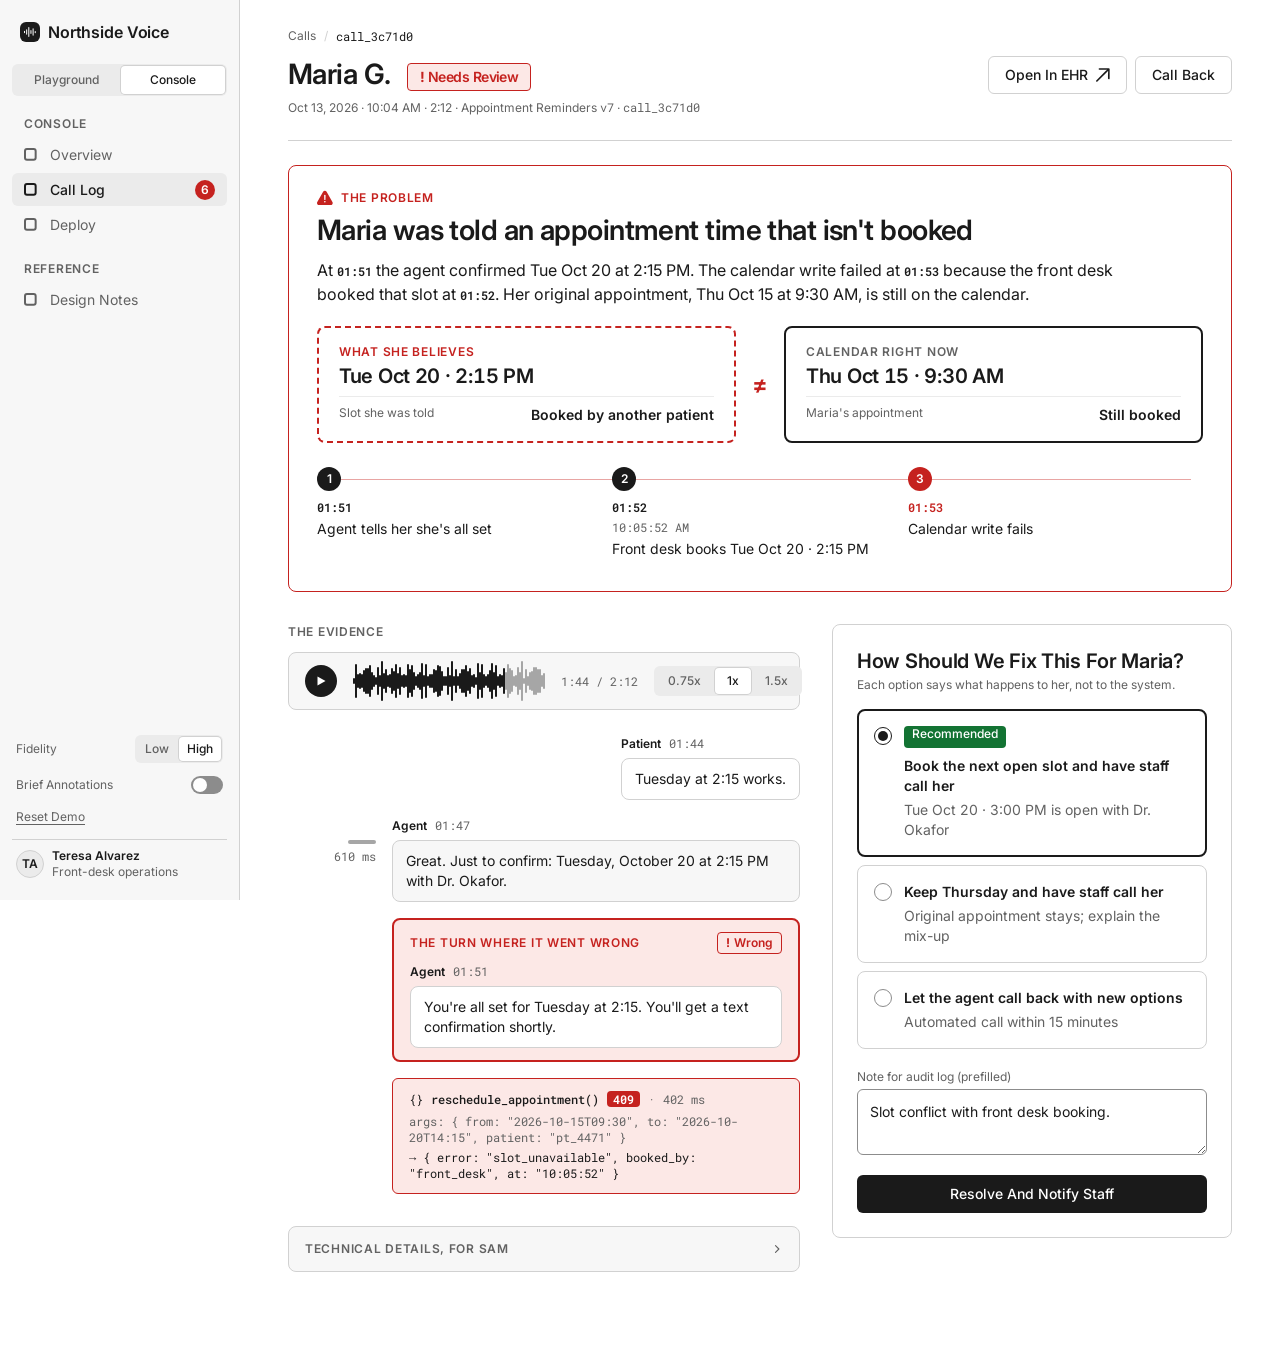
<file: c04-alt-needs-review.html>
<!DOCTYPE html>
<html lang="en">
<head>
<meta charset="UTF-8">
<meta name="viewport" content="width=device-width, initial-scale=1.0">
<title>Maria G. · Needs Review · Northside Voice</title>
<link rel="stylesheet" href="northside.css">
<script src="icons.js"></script>
<script src="shell.js"></script>
<style>
.tr{list-style:none}
.head h1{display:flex;align-items:center;gap:16px;flex-wrap:wrap}
.head .meta{margin-top:8px;max-width:none}

/* The problem */
.problem{padding:24px 28px;margin-bottom:32px;background:#fff}
.problem.banner{display:grid}
.mm.heard .t-eyebrow{color:var(--alert)}
.mm.real .t-eyebrow{color:var(--muted)}
[data-fi="low"] .mm.heard .t-eyebrow{color:var(--muted)}
.problem .eb{display:flex;align-items:center;gap:8px}
.problem .eb svg{width:16px;height:16px}
.problem h2{margin-top:8px;max-width:820px}
.problem .why{margin-top:12px;max-width:820px;font-size:16px;line-height:24px}
.mismatch{display:grid;grid-template-columns:minmax(0,1fr) 48px minmax(0,1fr);align-items:stretch;margin-top:20px}
.mm{border-radius:var(--r-card);padding:16px 20px;background:#fff}
.mm.heard{border:2px dashed var(--alert)}
[data-fi="low"] .mm.heard{border-color:var(--dash)}
.mm.real{border:2px solid var(--ink)}
.mm .big{margin:4px 0 8px}
.mm .sub{display:flex;justify-content:space-between;gap:12px;padding-top:8px;border-top:1px solid var(--fill)}
.mmsign{display:grid;place-items:center;font-size:24px;font-weight:600;color:var(--alert)}
[data-fi="low"] .mmsign{color:var(--ink)}
.tl{list-style:none;display:grid;grid-template-columns:repeat(3,minmax(0,1fr));margin-top:24px;position:relative}
.tl::before{content:"";position:absolute;left:12px;right:12px;top:12px;height:1px;background:var(--alert-line)}
.tstep{position:relative;display:flex;flex-direction:column;align-items:flex-start;gap:4px;text-align:left;padding:0 16px 8px 0;border-radius:4px;width:100%}
.tstep .marker{margin-bottom:4px}
.tstep:hover .txt{text-decoration:underline;text-underline-offset:3px}
.tstep .txt{font-size:14px;line-height:20px}

/* Evidence */
.player{padding:12px 16px;margin-bottom:24px}
.player .wave{flex:1;justify-content:space-between;gap:0;height:32px;cursor:pointer;border-radius:4px}
.player .wave i{pointer-events:none}
.player .time{white-space:nowrap}
.player .seg button{height:26px}
.wrong{margin-left:104px;border:2px solid var(--alert);border-radius:var(--r-card);padding:12px 16px;background:var(--alert-bg);list-style:none}
[data-fi="low"] .wrong{background:#fff;border-color:var(--ink)}
.wrong .eb{display:flex;align-items:center;justify-content:space-between;gap:12px;margin-bottom:8px;color:var(--alert)}
[data-fi="low"] .wrong .eb{color:var(--ink)}
.wrong .bub{background:#fff;max-width:none}
.flash{animation:flash 1.4s ease-out}
@keyframes flash{0%{outline:3px solid var(--focus);outline-offset:4px}100%{outline:3px solid transparent;outline-offset:4px}}
@media (prefers-reduced-motion:reduce){.flash{animation:none;outline:3px solid var(--focus);outline-offset:4px}}

/* Fix card */
.fixcard{padding:24px}
.fixcard .textarea{font-family:var(--sans);font-size:14px;line-height:20px;min-height:64px}
.opts{display:flex;flex-direction:column;gap:8px}
.did dt{font-size:12px;color:var(--muted);margin-bottom:2px}
.did dd{margin-bottom:12px;font-weight:500}
@media (max-width:1180px){.tl{grid-template-columns:1fr}.tl::before{display:none}.mismatch{grid-template-columns:1fr}.mmsign{padding:8px}}
</style>
</head>
<body data-product="cons" data-nav="c03">
<div class="app">
<aside class="side" id="side"></aside>
<main class="main" id="main">
<div class="page">

  <nav class="crumb" aria-label="Breadcrumb"><a href="c03-call-log.html">Calls</a><span class="sl" aria-hidden="true">/</span><span class="cur mono" aria-current="page">call_3c71d0</span></nav>

  <header class="head">
    <div>
      <h1 class="t-title">Maria G. <span id="status"></span></h1>
      <p class="meta t-caption">Oct 13, 2026 · 10:04 AM · 2:12 · Appointment Reminders <span class="mono">v7</span> · <span class="mono">call_3c71d0</span></p>
    </div>
    <div class="actions">
      <button type="button" class="btn btn-secondary" id="ehr">Open In EHR <span id="ehr-ico" aria-hidden="true"></span></button>
      <button type="button" class="btn btn-secondary" id="callback">Call Back</button>
    </div>
  </header>
  <hr class="div">

  <section class="annots" aria-label="Brief annotations">
    <span class="t-eyebrow">Brief annotations for C04-alt</span>
    <div class="annot"><span class="marker">1</span><p>The highest-stakes screen in the product: a patient may skip a real appointment. The banner has to explain the mismatch in one read.</p></div>
    <div class="annot"><span class="marker">2</span><p>The moment the agent spoke too early. Reviewers should land here from the banner without hunting.</p></div>
    <div class="annot"><span class="marker">3</span><p>Resolution options are written as outcomes for the patient, not system actions. One is recommended.</p></div>
    <div class="annot"><span class="marker">4</span><p>"What she believes" vs. "what's booked" is the core mismatch. Is a key-value list strong enough?</p></div>
    <div class="annot"><span class="marker">5</span><p>Links the production incident back to the failed test in P04.</p></div>
  </section>

  <section id="problem" aria-labelledby="pb-h"></section>

  <div class="cols main-rail-lg">
    <div>
      <section aria-labelledby="ev-h" class="sect">
        <h2 class="t-eyebrow" id="ev-h">The Evidence</h2>
        <div class="card flat player" id="player">
          <div class="row g16">
            <button type="button" class="playbtn" id="pbtn" aria-pressed="false" aria-label="Play call recording"></button>
            <div class="wave" id="scrub" role="slider" tabindex="0" aria-label="Playback position" aria-valuemin="0" aria-valuemax="132" aria-valuenow="104" aria-valuetext="1:44 of 2:12"></div>
            <span class="mono num muted time" id="ptime">1:44 / 2:12</span>
            <div class="seg" role="group" aria-label="Playback speed">
              <button type="button" aria-pressed="false" data-sp="0.75">0.75x</button>
              <button type="button" aria-pressed="true" data-sp="1">1x</button>
              <button type="button" aria-pressed="false" data-sp="1.5">1.5x</button>
            </div>
          </div>
        </div>
        <ol class="tr" id="tr"></ol>
      </section>

      <details class="disc" id="tech">
        <summary><span>Technical Details, For Sam</span><span id="tech-chev" aria-hidden="true"></span></summary>
        <div class="in">
          <p class="t-body"><span class="strong">Known issue.</span> Test scenario "Requested slot is taken during the call" failed on Oct 12. <span class="strong">2 calls affected this week.</span></p>
          <div><a class="action sm" href="p04-scenarios.html">View The Failed Scenario In Playground</a></div>
        </div>
      </details>
    </div>

    <aside class="sticky" aria-label="Resolution" id="fixwrap"></aside>
  </div>

</div>
</main>
</div>

<script>
const CALL = 'call_3c71d0';
const RES_OPTIONS = [
  { t: 'Book the next open slot and have staff call her', s: 'Tue Oct 20 · 3:00 PM is open with Dr. Okafor', did: 'Booked Tue Oct 20 at 3:00 PM with Dr. Okafor. Front desk will call Maria to explain the mix-up.', badge: '<span class="badge badge-outline badge-lg">Rescheduled</span>' },
  { t: 'Keep Thursday and have staff call her', s: 'Original appointment stays; explain the mix-up', did: 'Kept Thu Oct 15 at 9:30 AM. Front desk will call Maria to explain the mix-up.', badge: '<span class="badge badge-filled badge-lg">Confirmed</span>' },
  { t: 'Let the agent call back with new options', s: 'Automated call within 15 minutes', did: 'Agent will call Maria back within 15 minutes with new options. Thu Oct 15 at 9:30 AM stays booked until she chooses.', badge: '<span class="badge badge-muted badge-lg">Callback Scheduled</span>' }
];
const resolved = NS.isResolved(CALL);
const saved = NS.get('resolution:' + CALL, { opt: 0, note: 'Slot conflict with front desk booking.' });

document.getElementById('ehr-ico').innerHTML = NS.ico('arrow.up.right');
document.getElementById('tech-chev').innerHTML = NS.chev();
document.getElementById('ehr').addEventListener('click', () => NS.toast('Opening the patient record in the EHR. External links are not part of this prototype.'));
document.getElementById('callback').addEventListener('click', () => NS.toast('Calling Maria G. Calls are not placed in this prototype.'));

/* ---------- status + problem banner ---------- */
document.getElementById('status').innerHTML = resolved ? RES_OPTIONS[saved.opt].badge : '<span class="badge badge-alert badge-lg">Needs Review</span>';

const timeline = `
  <ol class="tl" aria-label="What happened, in order">
    <li><button type="button" class="tstep" data-go="turn-wrong"><span class="marker">1</span><span class="mono strong">01:51</span><span class="txt">Agent tells her she's all set</span></button></li>
    <li><button type="button" class="tstep" data-go="fn-409"><span class="marker">2</span><span class="mono strong">01:52</span><span class="t-caption mono">10:05:52 AM</span><span class="txt">Front desk books Tue Oct 20 · 2:15 PM</span></button></li>
    <li><button type="button" class="tstep" data-go="fn-409"><span class="marker bad">3</span><span class="mono strong ${resolved ? '' : 't-alert'}">01:53</span><span class="txt">Calendar write fails</span></button></li>
  </ol>`;

if (!resolved) {
  document.getElementById('problem').className = 'card callout-alert problem';
  document.getElementById('problem').innerHTML = `
    <div class="t-eyebrow eb">${NS.ico('exclamationmark.triangle.fill')}<span>The Problem</span></div>
    <h2 class="t-title" id="pb-h">Maria was told an appointment time that isn't booked</h2>
    <p class="why">At <span class="mono strong">01:51</span> the agent confirmed Tue Oct 20 at 2:15 PM. The calendar write failed at <span class="mono strong">01:53</span> because the front desk booked that slot at <span class="mono strong">01:52</span>. Her original appointment, Thu Oct 15 at 9:30 AM, is still on the calendar.</p>
    <div class="mismatch">
      <div class="mm heard">
        <div class="t-eyebrow">What She Believes</div>
        <div class="t-headline big num">Tue Oct 20 · 2:15 PM</div>
        <div class="sub"><span class="t-caption">Slot she was told</span><span class="strong">Booked by another patient</span></div>
      </div>
      <div class="mmsign" aria-hidden="true">≠</div>
      <div class="mm real">
        <div class="t-eyebrow">Calendar Right Now</div>
        <div class="t-headline big num">Thu Oct 15 · 9:30 AM</div>
        <div class="sub"><span class="t-caption">Maria's appointment</span><span class="strong">Still booked</span></div>
      </div>
    </div>
    <span class="sr-only">These two times do not match.</span>
    ${timeline}`;
} else {
  document.getElementById('problem').className = 'banner calm card problem';
  document.getElementById('problem').innerHTML = `
    <div class="ico">${NS.ico('checkmark.circle')}</div>
    <div>
      <h2 class="t-title" id="pb-h">Resolved, Front Desk Notified</h2>
      <p class="why" style="margin-top:8px">${RES_OPTIONS[saved.opt].did}</p>
      <p class="t-caption" style="margin-top:8px">What happened on the call, for the record:</p>
      ${timeline}
    </div>`;
  document.querySelector('#problem .tl').style.setProperty('--x', '0');
}
document.querySelectorAll('[data-go]').forEach(b => b.addEventListener('click', () => {
  const t = document.getElementById(b.dataset.go); if (!t) return;
  t.scrollIntoView({ behavior: 'smooth', block: 'center' });
  t.classList.remove('flash'); void t.offsetWidth; t.classList.add('flash');
}));

/* ---------- evidence transcript ---------- */
document.getElementById('tr').innerHTML = `
  <li class="turn pt"><div class="lat"></div><div class="col"><div class="who-l"><b>Patient</b><span class="mono">01:44</span></div><div class="bub">Tuesday at 2:15 works.</div></div></li>
  <li class="turn ag"><div class="lat"><span class="bar" style="width:28px"></span><span class="v">610 ms</span></div><div class="col"><div class="who-l"><b>Agent</b><span class="mono">01:47</span></div><div class="bub">Great. Just to confirm: Tuesday, October 20 at 2:15 PM with Dr. Okafor.</div></div></li>
  <li class="wrong" id="turn-wrong">
    <div class="eb"><span class="t-eyebrow" style="color:inherit">The Turn Where It Went Wrong</span><span class="badge badge-alert">Wrong</span></div>
    <div class="who-l"><b>Agent</b><span class="mono">01:51</span></div>
    <div class="bub">You're all set for Tuesday at 2:15. You'll get a text confirmation shortly.</div>
  </li>
  <li class="fn bad" id="fn-409">
    <div class="h"><span aria-hidden="true">{}</span><span class="nm">reschedule_appointment()</span><span class="code">409</span><span class="ms">402 ms</span></div>
    <div class="body"><div>args: { from: "2026-10-15T09:30", to: "2026-10-20T14:15", patient: "pt_4471" }</div><div class="res">→ { error: "slot_unavailable", booked_by: "front_desk", at: "10:05:52" }</div></div>
  </li>`;

/* ---------- fix card / resolved summary ---------- */
const fixwrap = document.getElementById('fixwrap');
if (!resolved) {
  fixwrap.innerHTML = `
    <section class="card fixcard" aria-labelledby="fx-h">
      <h2 class="t-headline" id="fx-h">How Should We Fix This For Maria?</h2>
      <p class="t-caption" style="margin:4px 0 16px">Each option says what happens to her, not to the system.</p>
      <div class="opts" role="radiogroup" aria-labelledby="fx-h" id="opts">
        ${RES_OPTIONS.map((o, i) => `<button type="button" class="opt" role="radio" aria-checked="${i === 0}" tabindex="${i === 0 ? 0 : -1}" data-i="${i}"><span class="radio" aria-hidden="true"></span><span>${i === 0 ? '<span class="badge badge-filled reco">Recommended</span>' : ''}<span class="strong" style="display:block">${o.t}</span><span class="muted" style="display:block;margin-top:4px">${o.s}</span></span></button>`).join('')}
      </div>
      <div class="field" style="margin:20px 0"><label for="note">Note for audit log (prefilled)</label><textarea class="textarea" id="note" rows="2">Slot conflict with front desk booking.</textarea></div>
      <button type="button" class="btn btn-primary btn-block" id="resolve">Resolve And Notify Staff</button>
    </section>`;
  const opts = Array.from(fixwrap.querySelectorAll('.opt'));
  const pick = (el, focus) => { opts.forEach(o => { o.setAttribute('aria-checked', String(o === el)); o.tabIndex = o === el ? 0 : -1; }); if (focus) el.focus(); };
  opts.forEach((o, i) => {
    o.addEventListener('click', () => pick(o));
    o.addEventListener('keydown', e => {
      const n = { ArrowDown: 1, ArrowRight: 1, ArrowUp: -1, ArrowLeft: -1 }[e.key];
      if (n) { e.preventDefault(); pick(opts[(i + n + opts.length) % opts.length], true); }
      if (e.key === ' ') { e.preventDefault(); pick(o); }
    });
  });
  document.getElementById('resolve').addEventListener('click', () => {
    const chosen = opts.findIndex(o => o.getAttribute('aria-checked') === 'true');
    NS.set('resolution:' + CALL, { opt: chosen, note: document.getElementById('note').value });
    NS.resolve(CALL);
    NS.toast('Resolved. Front desk notified.');
    setTimeout(() => { location.href = 'c03-call-log.html'; }, 900);
  });
} else {
  fixwrap.innerHTML = `
    <section class="card fixcard" aria-labelledby="fx-h">
      <h2 class="t-headline" id="fx-h">What Was Done</h2>
      <dl class="did" style="margin-top:16px">
        <dt>Resolution</dt><dd>${RES_OPTIONS[saved.opt].t}</dd>
        <dt>Note for audit log</dt><dd>${saved.note.replace(/</g, '&lt;')}</dd>
        <dt>Resolved by</dt><dd>Teresa Alvarez</dd>
        <dt>Front desk</dt><dd><span class="badge badge-filled">Notified</span></dd>
      </dl>
      <a class="btn btn-secondary btn-block" style="margin-top:8px" href="c03-call-log.html">Back To Call Log</a>
    </section>`;
}

/* ---------- player (visual mock) ---------- */
(function () {
  const DUR = 132, N = 96, wave = document.getElementById('scrub'), pbtn = document.getElementById('pbtn'), ptime = document.getElementById('ptime');
  const reduce = window.matchMedia('(prefers-reduced-motion: reduce)').matches;
  let pos = 104, speed = 1, timer = null;
  const fmt = s => Math.floor(s / 60) + ':' + String(Math.floor(s % 60)).padStart(2, '0');
  wave.innerHTML = NS.wave(N, 0);
  const bars = wave.children;
  const icon = playing => playing
    ? '<svg viewBox="0 0 12 12" fill="currentColor" aria-hidden="true"><rect x="2" y="1.5" width="3" height="9" rx="1"/><rect x="7" y="1.5" width="3" height="9" rx="1"/></svg>' : NS.play;
  const draw = () => {
    const idx = Math.floor(pos / DUR * N);
    for (let i = 0; i < N; i++) bars[i].className = i > idx ? 'off' : '';
    ptime.textContent = fmt(pos) + ' / ' + fmt(DUR);
    wave.setAttribute('aria-valuenow', Math.floor(pos));
    wave.setAttribute('aria-valuetext', fmt(pos) + ' of ' + fmt(DUR));
  };
  const stop = () => { clearInterval(timer); timer = null; pbtn.setAttribute('aria-pressed', 'false'); pbtn.setAttribute('aria-label', 'Play call recording'); pbtn.innerHTML = icon(false); };
  const start = () => {
    pbtn.setAttribute('aria-pressed', 'true'); pbtn.setAttribute('aria-label', 'Pause call recording'); pbtn.innerHTML = icon(true);
    const step = reduce ? 1000 : 250;
    timer = setInterval(() => { pos = Math.min(DUR, pos + step / 1000 * speed); draw(); if (pos >= DUR) stop(); }, step);
  };
  pbtn.innerHTML = icon(false);
  pbtn.addEventListener('click', () => { timer ? stop() : (pos >= DUR && (pos = 0), start()); });
  const seek = x => { const r = wave.getBoundingClientRect(); pos = Math.max(0, Math.min(DUR, (x - r.left) / r.width * DUR)); draw(); };
  wave.addEventListener('click', e => seek(e.clientX));
  wave.addEventListener('keydown', e => {
    const k = { ArrowRight: 5, ArrowLeft: -5, ArrowUp: 5, ArrowDown: -5 }[e.key];
    if (k) { e.preventDefault(); pos = Math.max(0, Math.min(DUR, pos + k)); draw(); }
    if (e.key === 'Home') { e.preventDefault(); pos = 0; draw(); }
    if (e.key === 'End') { e.preventDefault(); pos = DUR; draw(); }
  });
  document.querySelectorAll('#player [data-sp]').forEach(b => b.addEventListener('click', () => {
    speed = parseFloat(b.dataset.sp);
    document.querySelectorAll('#player [data-sp]').forEach(x => x.setAttribute('aria-pressed', String(x === b)));
  }));
  draw();
})();
</script>
</body>
</html>
</file>
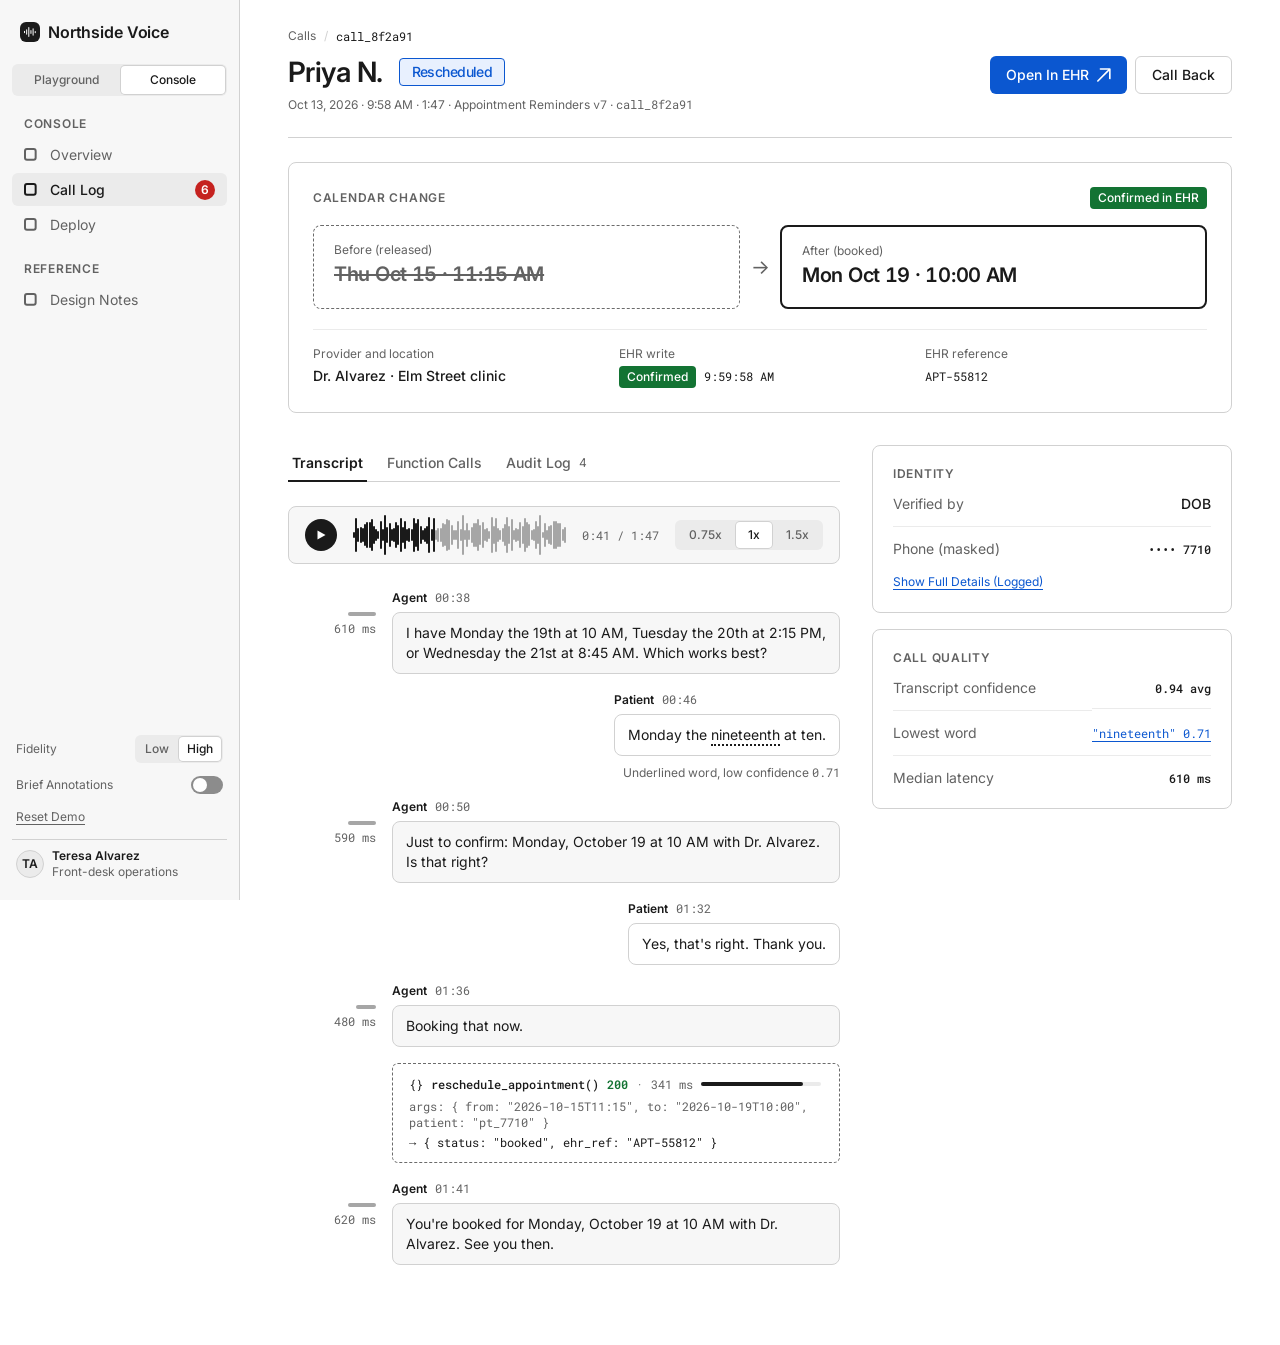
<file: c04-call-detail.html>
<!DOCTYPE html>
<html lang="en">
<head>
<meta charset="UTF-8">
<meta name="viewport" content="width=device-width, initial-scale=1.0">
<title>Priya N. · Call Detail · Northside Voice</title>
<link rel="stylesheet" href="northside.css">
<script src="icons.js"></script>
<script src="shell.js"></script>
<style>
.tr{list-style:none}
.head h1{display:flex;align-items:center;gap:16px;flex-wrap:wrap}
.head .meta{margin-top:8px;max-width:none}

/* Calendar change: the answer, so it leads the page */
.cc{padding:24px;margin-bottom:32px;border-width:1px}
.cc-row{display:grid;grid-template-columns:minmax(0,1fr) 40px minmax(0,1fr);align-items:stretch;margin-top:16px}
.cc-box{border-radius:var(--r-card);padding:16px 20px;background:#fff}
.cc-box.before{border:1px dashed var(--dash)}
.cc-box.before .val{text-decoration:line-through;text-decoration-thickness:2px;color:var(--muted)}
.cc-box.after{border:2px solid var(--ink)}
.cc-box .val{margin:4px 0}
.cc-arrow{display:grid;place-items:center;font-size:20px;color:var(--muted)}
.cc-meta{display:grid;grid-template-columns:repeat(3,minmax(0,1fr));gap:24px;margin-top:20px;padding-top:16px;border-top:1px solid var(--fill)}
.cc-meta dt{font-size:12px;line-height:16px;color:var(--muted);margin-bottom:4px}
.cc-meta dd{font-weight:500}

/* Player (visual mock) */
.player{padding:12px 16px;margin-bottom:24px}
.player .wave{flex:1;justify-content:space-between;gap:0;height:32px;cursor:pointer;border-radius:4px}
.player .wave i{pointer-events:none}
.player .time{white-space:nowrap}
.player .seg button{height:26px}

.lowconf{border-bottom:2px dotted var(--ink);padding-bottom:1px}
.lowconf-note{margin:-8px 0 0 104px;text-align:right}
.flash{animation:flash 1.4s ease-out}
@keyframes flash{0%{outline:3px solid var(--focus);outline-offset:4px}100%{outline:3px solid transparent;outline-offset:4px}}
@media (prefers-reduced-motion:reduce){.flash{animation:none;outline:3px solid var(--focus);outline-offset:4px}}

.confirm{margin-top:16px;border:1.5px solid var(--ink);border-radius:var(--r-card);padding:16px;background:var(--surface)}
.confirm p{margin:4px 0 12px}
.newrow td{background:var(--surface)}
.tbl-wrap{overflow:hidden}
@media (max-width:1180px){.cc-meta{grid-template-columns:1fr}}
</style>
</head>
<body data-product="cons" data-nav="c03">
<div class="app">
<aside class="side" id="side"></aside>
<main class="main" id="main">
<div class="page">

  <nav class="crumb" aria-label="Breadcrumb"><a href="c03-call-log.html">Calls</a><span class="sl" aria-hidden="true">/</span><span class="cur mono" aria-current="page">call_8f2a91</span></nav>

  <header class="head">
    <div>
      <h1 class="t-title">Priya N. <span class="badge badge-outline badge-lg">Rescheduled</span></h1>
      <p class="meta t-caption">Oct 13, 2026 · 9:58 AM · 1:47 · Appointment Reminders <span class="mono">v7</span> · <span class="mono">call_8f2a91</span></p>
    </div>
    <div class="actions">
      <button type="button" class="btn btn-ext" id="ehr">Open In EHR <span id="ehr-ico" aria-hidden="true"></span></button>
      <button type="button" class="btn btn-secondary" id="callback">Call Back</button>
    </div>
  </header>
  <hr class="div">

  <section class="annots" aria-label="Brief annotations">
    <span class="t-eyebrow">Brief annotations for C04</span>
    <div class="annot"><span class="marker">1</span><p>Outcome status sits next to the name, but the real answer is the calendar change. Which should lead?</p></div>
    <div class="annot"><span class="marker">2</span><p>The write that changed the clinic's calendar. Function results must be checkable against what the agent said aloud.</p></div>
    <div class="annot"><span class="marker">3</span><p>Before/after is the most important comparison on the page for front-desk staff.</p></div>
    <div class="annot"><span class="marker">4</span><p>PHI is masked by default. Revealing it is permissioned and written to the audit log.</p></div>
    <div class="annot"><span class="marker">5</span><p>Low-confidence words on dates and times are the riskiest. Should they be highlighted in the transcript itself?</p></div>
  </section>

  <section class="card cc" aria-labelledby="cc-h">
    <div class="row between">
      <h2 class="t-eyebrow" id="cc-h">Calendar Change</h2>
      <span class="badge badge-filled">Confirmed in EHR</span>
    </div>
    <div class="cc-row">
      <div class="cc-box before">
        <div class="t-caption">Before (released)</div>
        <div class="t-headline val num">Thu Oct 15 · 11:15 AM<span class="sr-only"> (released)</span></div>
      </div>
      <div class="cc-arrow" aria-hidden="true">→</div>
      <div class="cc-box after">
        <div class="t-caption">After (booked)</div>
        <div class="t-headline val num">Mon Oct 19 · 10:00 AM</div>
      </div>
    </div>
    <dl class="cc-meta">
      <div><dt>Provider and location</dt><dd>Dr. Alvarez · Elm Street clinic</dd></div>
      <div><dt>EHR write</dt><dd><span class="badge badge-filled">Confirmed</span> <span class="mono num" style="margin-left:4px">9:59:58 AM</span></dd></div>
      <div><dt>EHR reference</dt><dd><span class="mono">APT-55812</span></dd></div>
    </dl>
  </section>

  <div class="cols main-rail">
    <section aria-label="Call record">
      <div class="tabs" role="tablist" aria-label="Call sections" id="ctabs">
        <button type="button" class="tab" role="tab" id="tab-tr" aria-controls="panel-tr" aria-selected="true">Transcript</button>
        <button type="button" class="tab" role="tab" id="tab-fn" aria-controls="panel-fn" aria-selected="false">Function Calls</button>
        <button type="button" class="tab" role="tab" id="tab-au" aria-controls="panel-au" aria-selected="false">Audit Log <span class="n num" id="aucount">4</span></button>
      </div>

      <div role="tabpanel" id="panel-tr" aria-labelledby="tab-tr" tabindex="0">
        <div class="card flat player" id="player">
          <div class="row g16">
            <button type="button" class="playbtn" id="pbtn" aria-pressed="false" aria-label="Play call recording"></button>
            <div class="wave" id="scrub" role="slider" tabindex="0" aria-label="Playback position" aria-valuemin="0" aria-valuemax="107" aria-valuenow="41" aria-valuetext="0:41 of 1:47"></div>
            <span class="mono num muted time" id="ptime">0:41 / 1:47</span>
            <div class="seg" role="group" aria-label="Playback speed">
              <button type="button" aria-pressed="false" data-sp="0.75">0.75x</button>
              <button type="button" aria-pressed="true" data-sp="1">1x</button>
              <button type="button" aria-pressed="false" data-sp="1.5">1.5x</button>
            </div>
          </div>
        </div>
        <ol class="tr" id="tr"></ol>
      </div>

      <div role="tabpanel" id="panel-fn" aria-labelledby="tab-fn" tabindex="0" hidden>
        <div class="card tbl-wrap">
          <table class="tbl">
            <caption class="sr-only">Function calls made during this call</caption>
            <thead><tr><th scope="col">Call time</th><th scope="col">Function</th><th scope="col">Status</th><th scope="col">Latency</th><th scope="col">Result</th></tr></thead>
            <tbody id="fnrows"></tbody>
          </table>
        </div>
      </div>

      <div role="tabpanel" id="panel-au" aria-labelledby="tab-au" tabindex="0" hidden>
        <div class="card tbl-wrap">
          <table class="tbl">
            <caption class="sr-only">Audit log for this call</caption>
            <thead><tr><th scope="col">Time</th><th scope="col">Actor</th><th scope="col">Event</th></tr></thead>
            <tbody id="aurows"></tbody>
          </table>
        </div>
      </div>
    </section>

    <aside class="stack g16" aria-label="Call details">
      <section class="card pad" aria-labelledby="id-h">
        <h2 class="t-eyebrow" id="id-h" style="margin-bottom:12px">Identity</h2>
        <dl class="kv ruled">
          <dt>Verified by</dt><dd>DOB</dd>
          <dt>Phone (masked)</dt><dd class="mono" id="phone">•••• 7710</dd>
        </dl>
        <div style="margin-top:12px"><button type="button" class="action sm" id="reveal" aria-expanded="false" aria-controls="confirm">Show Full Details (Logged)</button></div>
        <div class="confirm" id="confirm" role="alertdialog" aria-labelledby="cf-h" aria-describedby="cf-d" hidden>
          <h3 class="t-heading" id="cf-h">Show Full Phone Number?</h3>
          <p id="cf-d" class="muted">Full patient details are permissioned. Your name and the time will be written to the audit log.</p>
          <div class="row g8"><button type="button" class="btn btn-secondary btn-sm" id="cf-cancel">Cancel</button><button type="button" class="btn btn-primary btn-sm" id="cf-ok">Show Number</button></div>
        </div>
      </section>
      <section class="card pad" aria-labelledby="cq-h">
        <h2 class="t-eyebrow" id="cq-h" style="margin-bottom:12px">Call Quality</h2>
        <dl class="kv ruled">
          <dt>Transcript confidence</dt><dd class="mono">0.94 avg</dd>
          <dt>Lowest word</dt><dd><button type="button" class="action sm mono" id="jumpword">"nineteenth" 0.71</button></dd>
          <dt>Median latency</dt><dd class="mono">610 ms</dd>
        </dl>
      </section>
    </aside>
  </div>

</div>
</main>
</div>

<script>
/* ---------- header actions ---------- */
document.getElementById('ehr-ico').innerHTML = NS.ico('arrow.up.right');
document.getElementById('ehr').addEventListener('click', () => NS.toast('Opening APT-55812 in the EHR. External links are not part of this prototype.'));
document.getElementById('callback').addEventListener('click', () => NS.toast('Calling Priya N. Calls are not placed in this prototype.'));

/* ---------- transcript ---------- */
const fnBlock = (o) => `<li class="fn">
  <div class="h"><span aria-hidden="true">{}</span><span class="nm">${o.name}()</span><span class="code">${o.code}</span><span class="ms">${o.ms} ms</span><span class="dur" aria-hidden="true"><i style="width:${o.dur}%"></i></span></div>
  <div class="body"><div>args: ${o.args}</div><div class="res">${o.res}</div></div></li>`;
const turn = (side, who, ts, txt, lat, id) => `<li class="turn ${side}" ${id ? 'id="' + id + '"' : ''}>
  <div class="lat">${lat ? `<span class="bar" style="width:${lat.w}px"></span><span class="v">${lat.v}</span>` : ''}</div>
  <div class="col"><div class="who-l"><b>${who}</b><span class="mono">${ts}</span></div><div class="bub">${txt}</div></div></li>`;

document.getElementById('tr').innerHTML = [
  turn('ag', 'Agent', '00:38', 'I have Monday the 19th at 10 AM, Tuesday the 20th at 2:15 PM, or Wednesday the 21st at 8:45 AM. Which works best?', { w: 28, v: '610 ms' }),
  turn('pt', 'Patient', '00:46', 'Monday the <span class="lowconf" id="lcword" tabindex="0">nineteenth<span class="sr-only"> (low confidence 0.71)</span></span> at ten.', null, 'turn-pick'),
  `<li class="lowconf-note t-caption" aria-hidden="true">Underlined word, low confidence <span class="mono">0.71</span></li>`,
  turn('ag', 'Agent', '00:50', 'Just to confirm: Monday, October 19 at 10 AM with Dr. Alvarez. Is that right?', { w: 28, v: '590 ms' }),
  turn('pt', 'Patient', '01:32', "Yes, that's right. Thank you."),
  turn('ag', 'Agent', '01:36', 'Booking that now.', { w: 20, v: '480 ms' }),
  fnBlock({ name: 'reschedule_appointment', code: 200, ms: 341, dur: 85, args: '{ from: "2026-10-15T11:15", to: "2026-10-19T10:00", patient: "pt_7710" }', res: '→ { status: "booked", ehr_ref: "APT-55812" }' }),
  turn('ag', 'Agent', '01:41', "You're booked for Monday, October 19 at 10 AM with Dr. Alvarez. See you then.", { w: 28, v: '620 ms' })
].join('');

document.getElementById('jumpword').addEventListener('click', () => {
  document.getElementById('tab-tr').click();
  const t = document.getElementById('turn-pick'); t.scrollIntoView({ behavior: 'smooth', block: 'center' });
  t.classList.remove('flash'); void t.offsetWidth; t.classList.add('flash');
});

/* ---------- function calls table ---------- */
const FN = [
  ['00:13', 'verify_identity', 200, '212 ms', '{ verified: true }'],
  ['00:31', 'get_appointment', 200, '176 ms', '{ time: "2026-10-15T11:15", provider: "dr_alvarez" }'],
  ['00:36', 'check_availability', 200, '388 ms', '3 slots: Mon 19 10:00 · Tue 20 14:15 · Wed 21 08:45'],
  ['01:39', 'reschedule_appointment', 200, '341 ms', '{ status: "booked", ehr_ref: "APT-55812" }']
];
document.getElementById('fnrows').innerHTML = FN.map(r => `<tr><td class="mono num muted">${r[0]}</td><td class="mono strong">${r[1]}()</td><td><span class="badge badge-filled">${r[2]}</span></td><td class="mono num">${r[3]}</td><td class="mono muted">${r[4]}</td></tr>`).join('');

/* ---------- audit log (wall clock, call started 9:58:19 AM) ---------- */
const AU = [
  ['9:58:19 AM', 'System', 'Call placed to patient'],
  ['9:58:32 AM', 'Agent', 'Identity verified by date of birth'],
  ['9:59:58 AM', 'Agent', 'Calendar write confirmed, APT-55812'],
  ['10:00:06 AM', 'System', 'Call ended, outcome Rescheduled']
];
const auBody = document.getElementById('aurows');
const renderAu = (extra) => {
  auBody.innerHTML = AU.concat(extra || []).map((r, i) => `<tr class="${i >= AU.length ? 'newrow' : ''}"><td class="mono num muted">${r[0]}</td><td>${r[1]}</td><td>${r[2]}${i >= AU.length ? ' <span class="badge badge-muted" style="margin-left:8px">New</span>' : ''}</td></tr>`).join('');
  document.getElementById('aucount').textContent = AU.length + (extra ? extra.length : 0);
};
renderAu();

/* ---------- tabs ---------- */
NS.tabs(document.getElementById('ctabs'), t => {
  ['tr', 'fn', 'au'].forEach(k => { document.getElementById('panel-' + k).hidden = ('tab-' + k) !== t.id; });
});

/* ---------- reveal with confirm ---------- */
const reveal = document.getElementById('reveal'), confirmBox = document.getElementById('confirm'), phone = document.getElementById('phone');
let revealed = false;
const closeConfirm = () => { confirmBox.hidden = true; reveal.setAttribute('aria-expanded', 'false'); reveal.focus(); };
reveal.addEventListener('click', () => {
  if (revealed) { revealed = false; phone.textContent = '•••• 7710'; reveal.textContent = 'Show Full Details (Logged)'; return; }
  confirmBox.hidden = false; reveal.setAttribute('aria-expanded', 'true'); document.getElementById('cf-cancel').focus();
});
document.getElementById('cf-cancel').addEventListener('click', closeConfirm);
confirmBox.addEventListener('keydown', e => { if (e.key === 'Escape') closeConfirm(); });
document.getElementById('cf-ok').addEventListener('click', () => {
  revealed = true; phone.textContent = '(555) 010-7710'; reveal.textContent = 'Hide Details';
  confirmBox.hidden = true; reveal.setAttribute('aria-expanded', 'false'); reveal.focus();
  renderAu([['Just now', 'Teresa Alvarez', 'PHI viewed: full phone number']]);
  NS.toast('Phone number shown. This view was written to the audit log.');
});

/* ---------- player (visual mock) ---------- */
(function () {
  const DUR = 107, N = 96, wave = document.getElementById('scrub'), pbtn = document.getElementById('pbtn'), ptime = document.getElementById('ptime');
  const reduce = window.matchMedia('(prefers-reduced-motion: reduce)').matches;
  let pos = 41, speed = 1, timer = null;
  const fmt = s => Math.floor(s / 60) + ':' + String(Math.floor(s % 60)).padStart(2, '0');
  wave.innerHTML = NS.wave(N, 0);
  const bars = wave.children;
  const icon = playing => playing
    ? '<svg viewBox="0 0 12 12" fill="currentColor" aria-hidden="true"><rect x="2" y="1.5" width="3" height="9" rx="1"/><rect x="7" y="1.5" width="3" height="9" rx="1"/></svg>' : NS.play;
  const draw = () => {
    const idx = Math.floor(pos / DUR * N);
    for (let i = 0; i < N; i++) bars[i].className = i > idx ? 'off' : '';
    ptime.textContent = fmt(pos) + ' / ' + fmt(DUR);
    wave.setAttribute('aria-valuenow', Math.floor(pos));
    wave.setAttribute('aria-valuetext', fmt(pos) + ' of ' + fmt(DUR));
  };
  const stop = () => { clearInterval(timer); timer = null; pbtn.setAttribute('aria-pressed', 'false'); pbtn.setAttribute('aria-label', 'Play call recording'); pbtn.innerHTML = icon(false); };
  const start = () => {
    pbtn.setAttribute('aria-pressed', 'true'); pbtn.setAttribute('aria-label', 'Pause call recording'); pbtn.innerHTML = icon(true);
    const step = reduce ? 1000 : 250;
    timer = setInterval(() => { pos = Math.min(DUR, pos + step / 1000 * speed); draw(); if (pos >= DUR) stop(); }, step);
  };
  pbtn.innerHTML = icon(false);
  pbtn.addEventListener('click', () => { timer ? stop() : (pos >= DUR && (pos = 0), start()); });
  const seek = x => { const r = wave.getBoundingClientRect(); pos = Math.max(0, Math.min(DUR, (x - r.left) / r.width * DUR)); draw(); };
  wave.addEventListener('click', e => seek(e.clientX));
  wave.addEventListener('keydown', e => {
    const k = { ArrowRight: 5, ArrowLeft: -5, ArrowUp: 5, ArrowDown: -5 }[e.key];
    if (k) { e.preventDefault(); pos = Math.max(0, Math.min(DUR, pos + k)); draw(); }
    if (e.key === 'Home') { e.preventDefault(); pos = 0; draw(); }
    if (e.key === 'End') { e.preventDefault(); pos = DUR; draw(); }
  });
  document.querySelectorAll('#player [data-sp]').forEach(b => b.addEventListener('click', () => {
    speed = parseFloat(b.dataset.sp);
    document.querySelectorAll('#player [data-sp]').forEach(x => x.setAttribute('aria-pressed', String(x === b)));
  }));
  draw();
})();
</script>
</body>
</html>
</file>
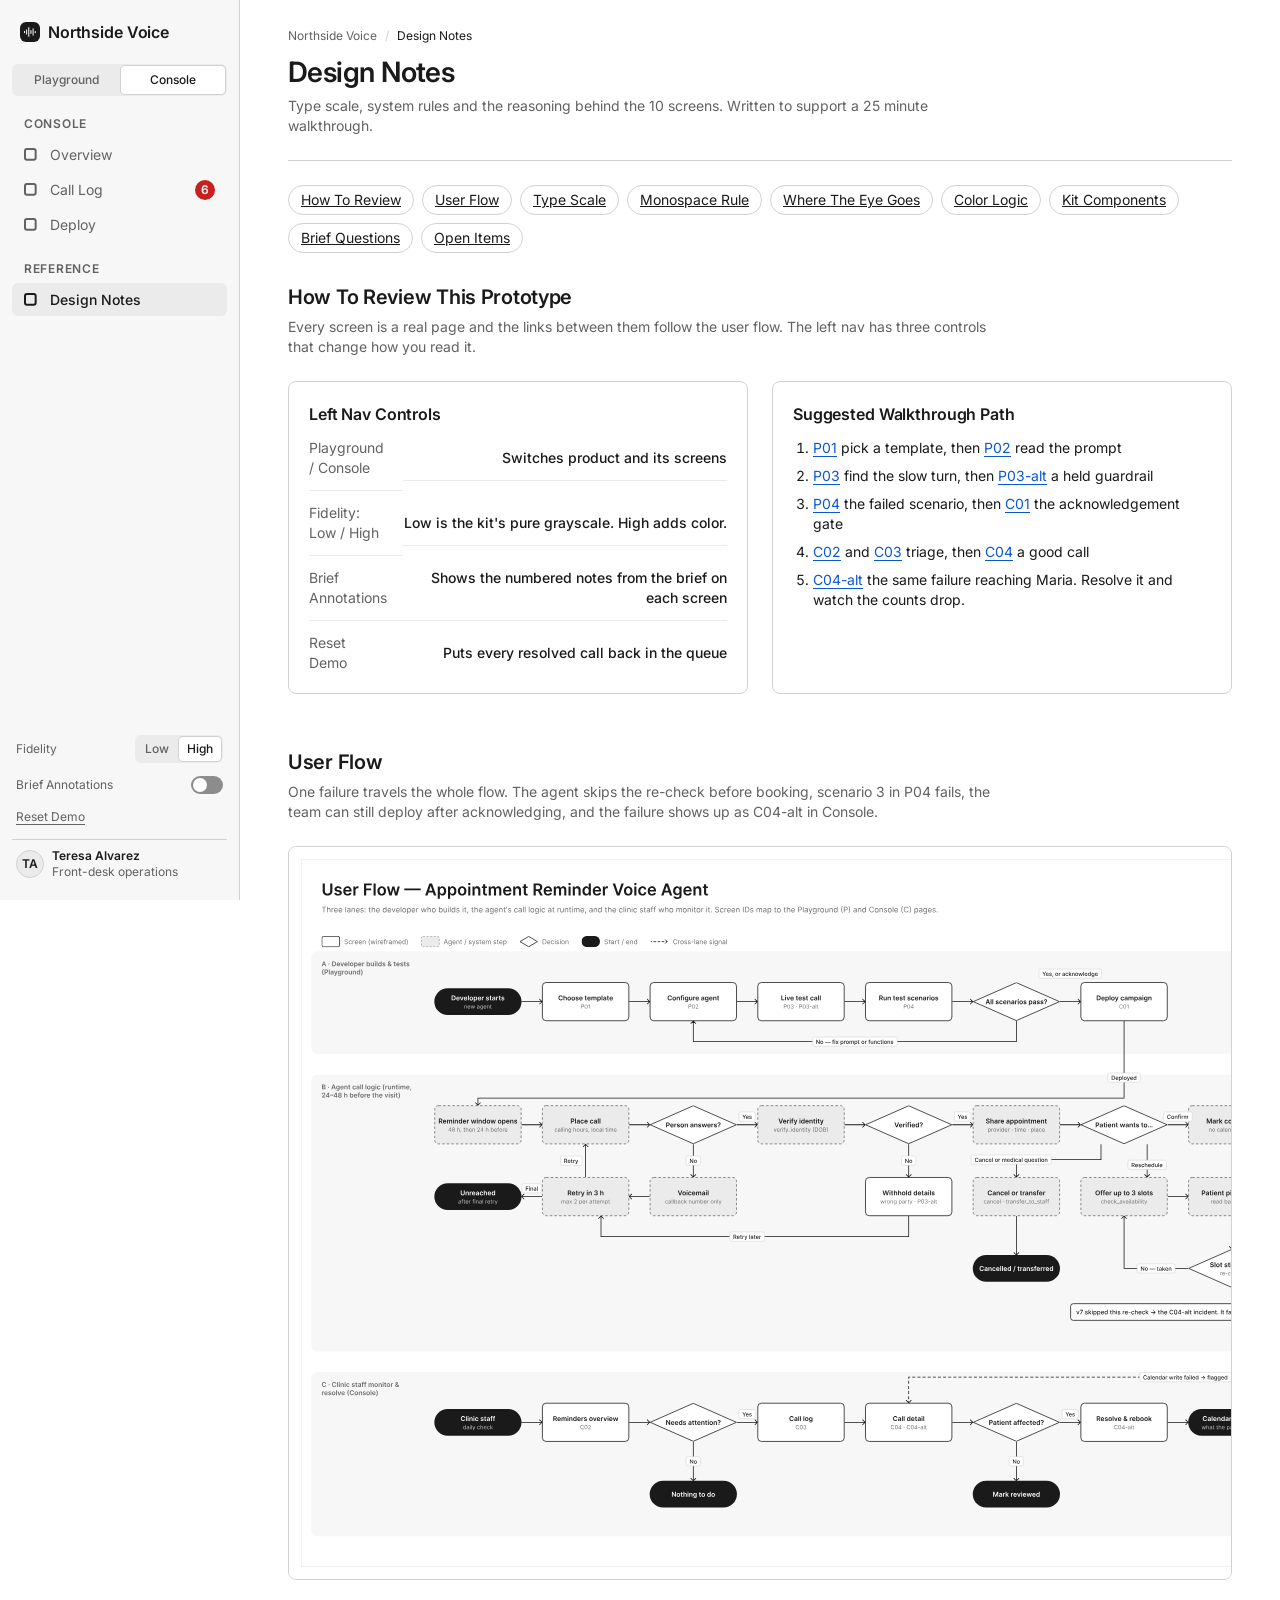
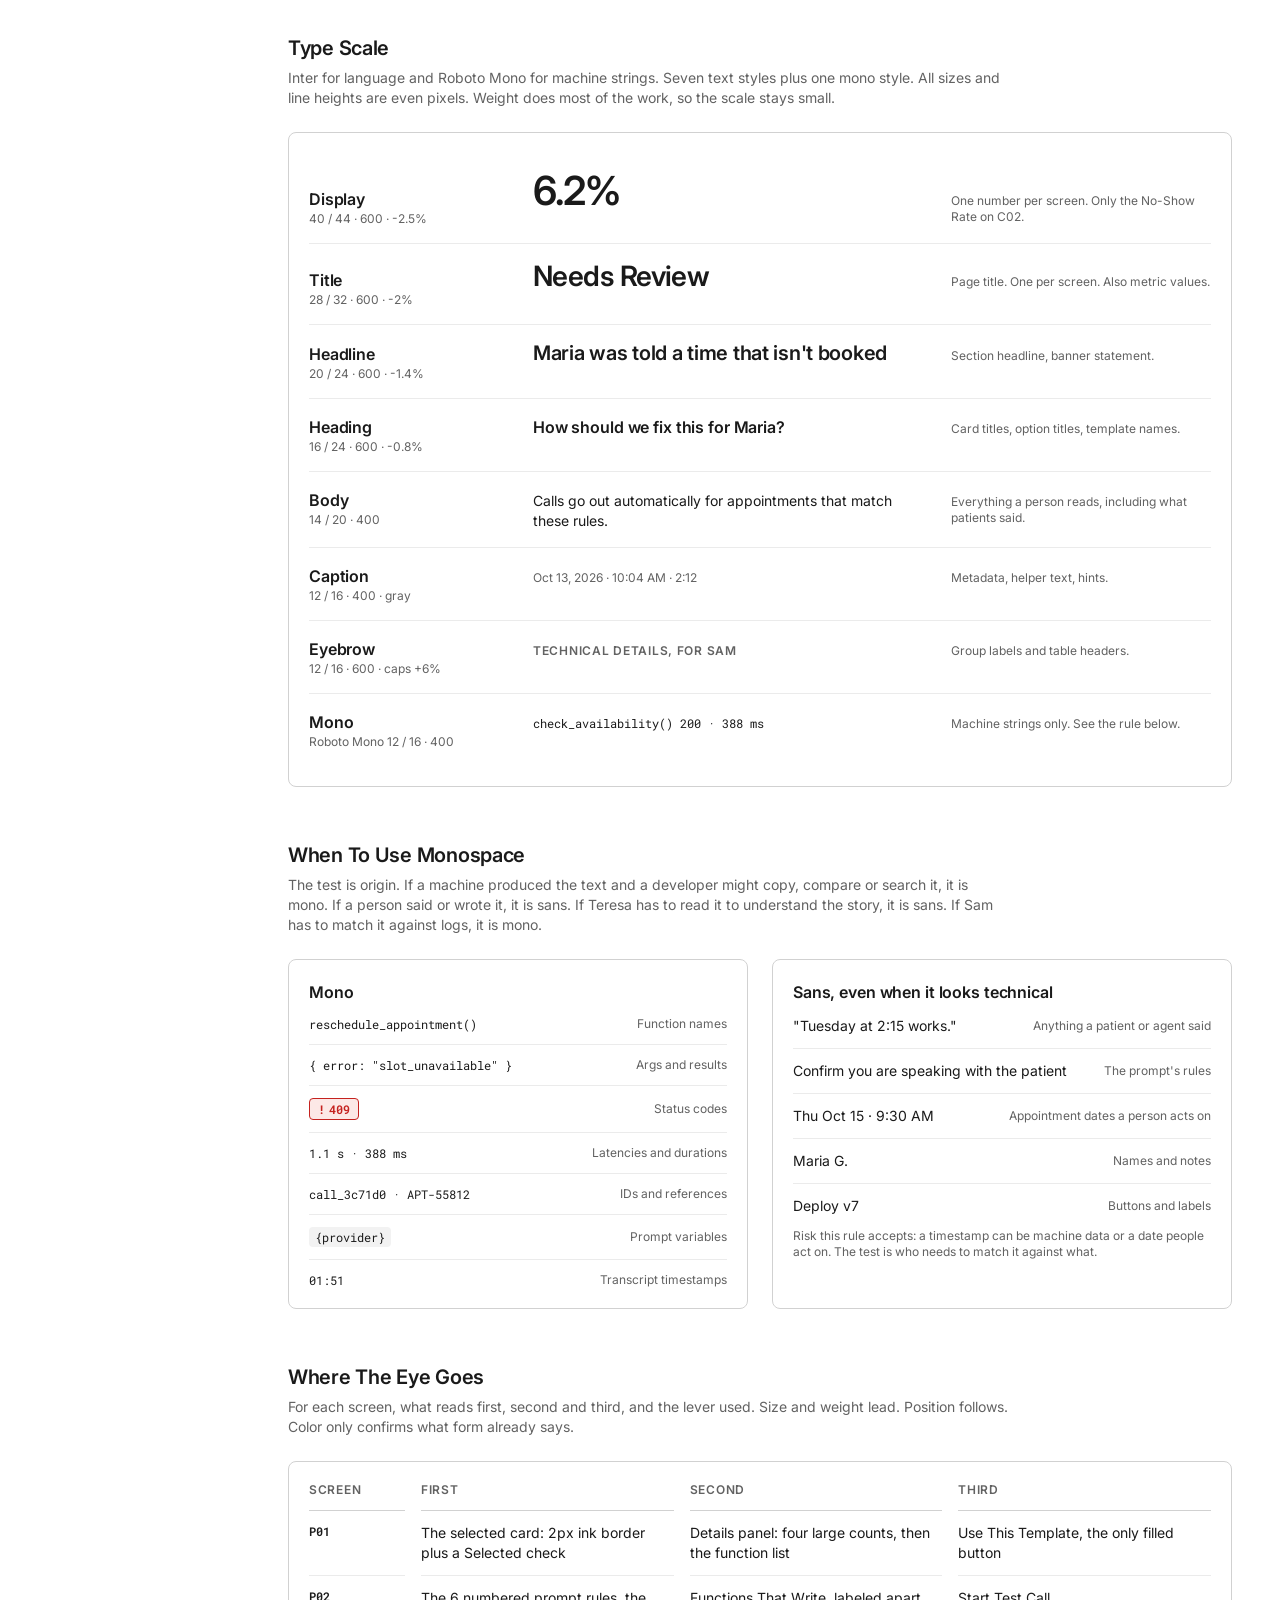
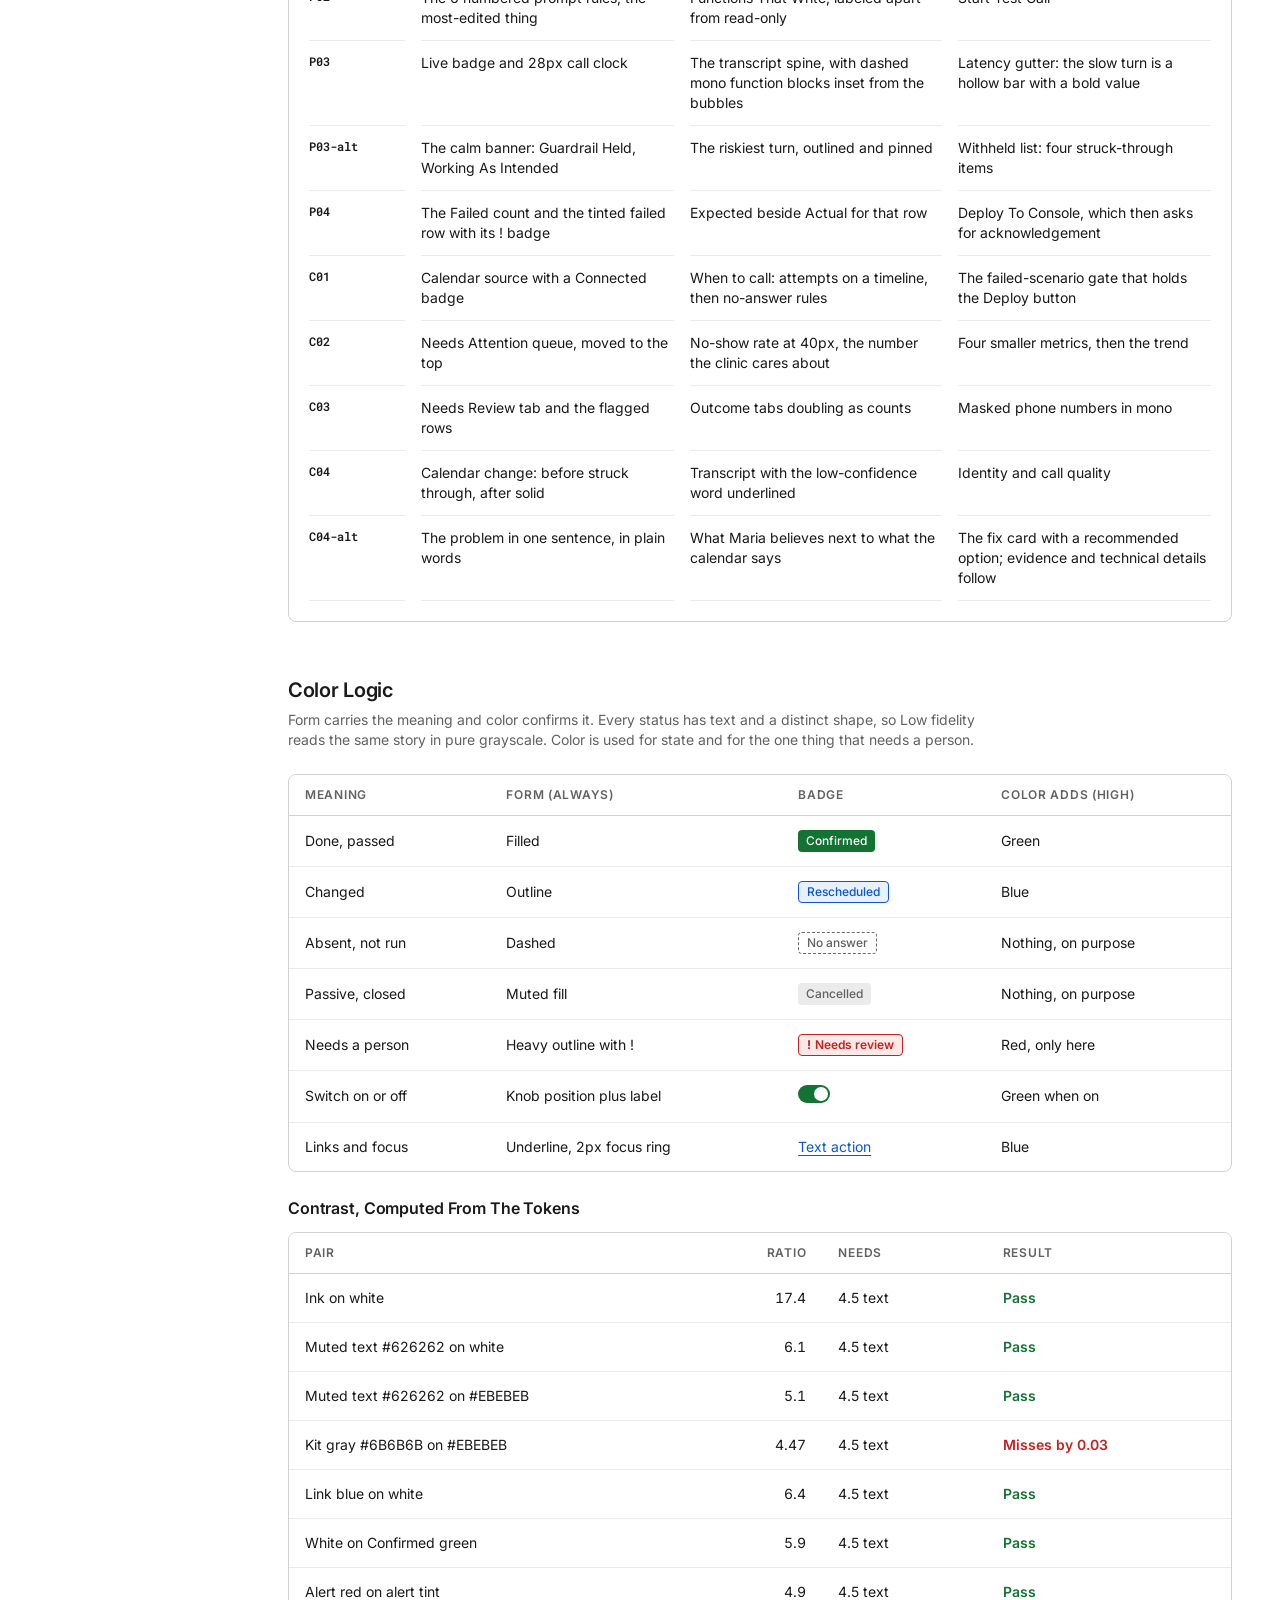
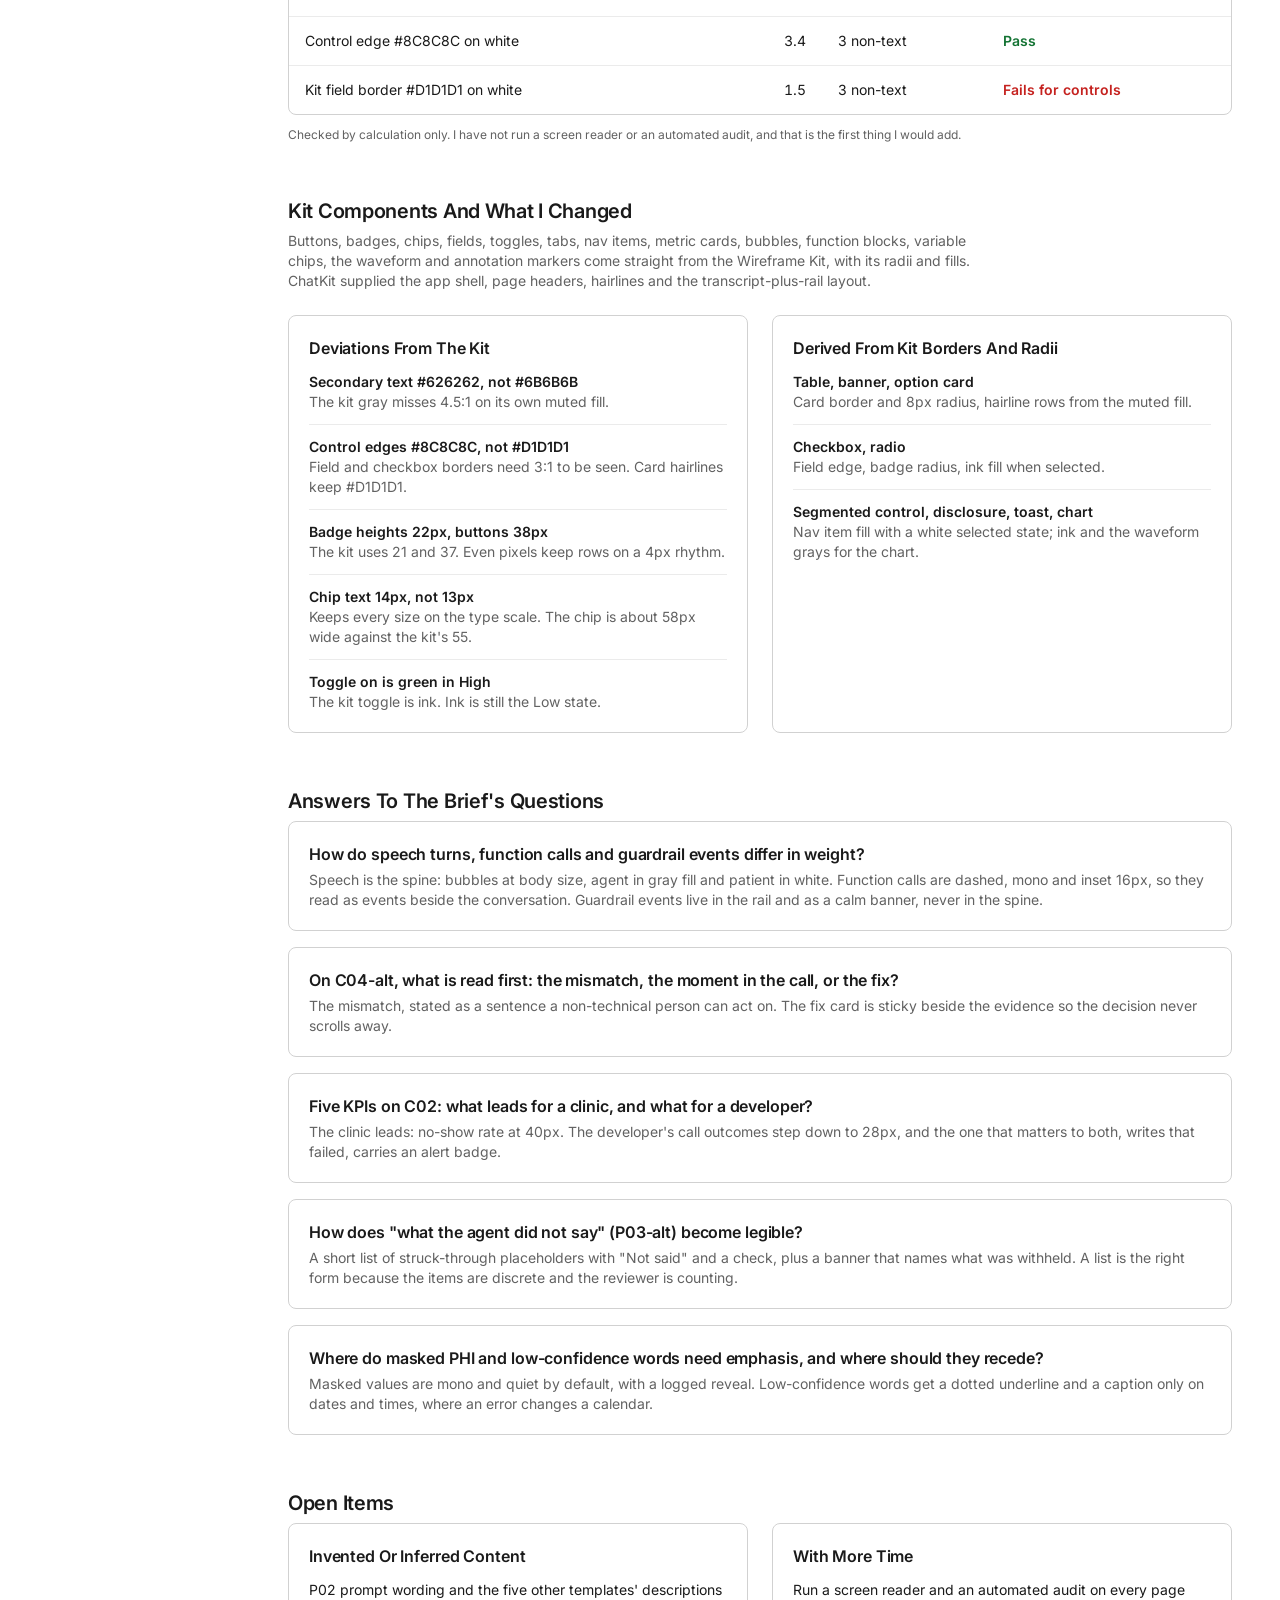
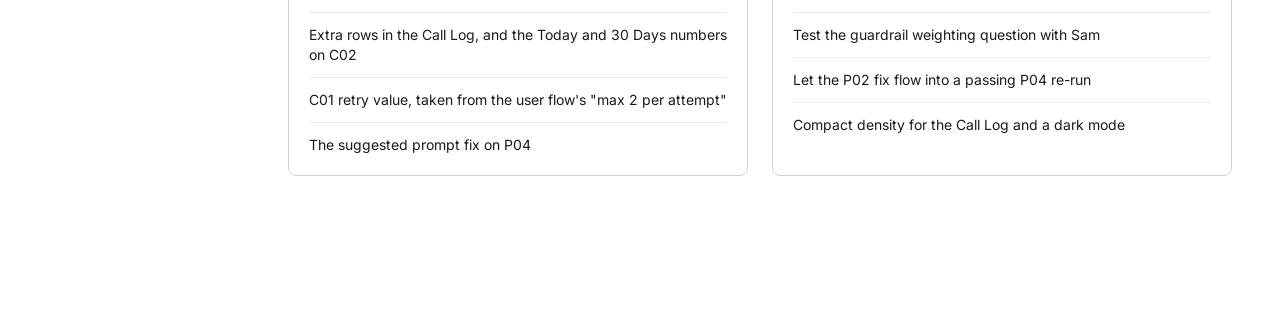
<file: notes.html>
<!DOCTYPE html>
<html lang="en">
<head>
<meta charset="UTF-8">
<meta name="viewport" content="width=device-width, initial-scale=1.0">
<title>Design Notes · Northside Voice</title>
<link rel="stylesheet" href="northside.css">
<script src="icons.js"></script>
<script src="shell.js"></script>
<style>
.page{max-width:1000px}
.toc{display:flex;flex-wrap:wrap;gap:8px;margin-bottom:32px}
section.n{margin-bottom:56px;scroll-margin-top:24px}
section.n>h2{margin-bottom:8px}
section.n>.lead{color:var(--muted);max-width:720px;margin-bottom:24px}
.spec{display:grid;grid-template-columns:200px minmax(0,1fr) 260px;gap:16px 24px;align-items:baseline;padding:16px 0;border-bottom:1px solid var(--fill)}
.spec:last-child{border-bottom:0}
.two{display:grid;grid-template-columns:1fr 1fr;gap:24px}
.swatch{width:20px;height:20px;border-radius:4px;border:1px solid var(--line);display:inline-block;vertical-align:middle;margin-right:8px}
.flowimg{border:1px solid var(--line);border-radius:var(--r-card);padding:12px;background:#fff;overflow-x:auto}
.flowimg img{display:block;min-width:1200px;width:100%;height:auto}
.eye{display:grid;grid-template-columns:96px 1fr 1fr 1fr;gap:0 16px}
.eye>*{padding:12px 0;border-bottom:1px solid var(--fill)}
.eye>.hd{border-bottom:1px solid var(--line);padding-top:0}
.ok-t{color:var(--ok);font-weight:600}.bad-t{color:var(--alert);font-weight:600}
td.r,th.r{text-align:right}
ol.route{padding-left:20px;display:flex;flex-direction:column;gap:8px}
@media (max-width:1180px){.spec{grid-template-columns:1fr}.two{grid-template-columns:1fr}.eye{grid-template-columns:72px 1fr}.eye>.hd:nth-child(n+3){display:none}}
</style>
</head>
<body data-product="ref" data-nav="">
<div class="app">
<aside class="side" id="side"></aside>
<main class="main" id="main">
<div class="page">

  <nav class="crumb" aria-label="Breadcrumb"><a href="p01-templates.html">Northside Voice</a><span class="sl" aria-hidden="true">/</span><span class="cur" aria-current="page">Design Notes</span></nav>
  <div class="head"><div>
    <h1 class="t-title">Design Notes</h1>
    <p>Type scale, system rules and the reasoning behind the 10 screens. Written to support a 25 minute walkthrough.</p></div></div>
  <hr class="div">

  <nav class="toc" aria-label="On this page">
    <a class="chip" href="#how">How To Review</a><a class="chip" href="#flow">User Flow</a><a class="chip" href="#type">Type Scale</a><a class="chip" href="#mono">Monospace Rule</a><a class="chip" href="#eye">Where The Eye Goes</a><a class="chip" href="#color">Color Logic</a><a class="chip" href="#kit">Kit Components</a><a class="chip" href="#qs">Brief Questions</a><a class="chip" href="#more">Open Items</a>
  </nav>

  <section class="n" id="how" aria-labelledby="how-h">
    <h2 class="t-headline" id="how-h">How To Review This Prototype</h2>
    <p class="lead">Every screen is a real page and the links between them follow the user flow. The left nav has three controls that change how you read it.</p>
    <div class="two">
      <div class="card pad stack g12">
        <h3 class="t-heading">Left Nav Controls</h3>
        <dl class="kv ruled">
          <dt>Playground / Console</dt><dd>Switches product and its screens</dd>
          <dt>Fidelity: Low / High</dt><dd>Low is the kit's pure grayscale. High adds color.</dd>
          <dt>Brief Annotations</dt><dd>Shows the numbered notes from the brief on each screen</dd>
          <dt>Reset Demo</dt><dd>Puts every resolved call back in the queue</dd>
        </dl>
      </div>
      <div class="card pad stack g12">
        <h3 class="t-heading">Suggested Walkthrough Path</h3>
        <ol class="route">
          <li><a class="action" href="p01-templates.html">P01</a> pick a template, then <a class="action" href="p02-configure.html">P02</a> read the prompt</li>
          <li><a class="action" href="p03-live-call.html">P03</a> find the slow turn, then <a class="action" href="p03-alt-wrong-person.html">P03-alt</a> a held guardrail</li>
          <li><a class="action" href="p04-scenarios.html">P04</a> the failed scenario, then <a class="action" href="c01-deploy.html">C01</a> the acknowledgement gate</li>
          <li><a class="action" href="c02-overview.html">C02</a> and <a class="action" href="c03-call-log.html">C03</a> triage, then <a class="action" href="c04-call-detail.html">C04</a> a good call</li>
          <li><a class="action" href="c04-alt-needs-review.html">C04-alt</a> the same failure reaching Maria. Resolve it and watch the counts drop.</li>
        </ol>
      </div>
    </div>
  </section>

  <section class="n" id="flow" aria-labelledby="flow-h">
    <h2 class="t-headline" id="flow-h">User Flow</h2>
    <p class="lead">One failure travels the whole flow. The agent skips the re-check before booking, scenario 3 in P04 fails, the team can still deploy after acknowledging, and the failure shows up as C04-alt in Console.</p>
    <div class="flowimg"><img src="assets/user-flow.svg" alt="User flow in three lanes. Lane A, developer builds and tests in Playground: choose template, configure agent, live test call, run test scenarios, decision whether all scenarios pass, deploy campaign. Lane B, agent call logic at runtime: place call, verify identity, share appointment, confirm, reschedule or cancel, with a re-check of the slot before booking. Lane C, clinic staff monitor and resolve in Console: reminders overview, call log, call detail, resolve and rebook."></div>
  </section>

  <section class="n" id="type" aria-labelledby="type-h">
    <h2 class="t-headline" id="type-h">Type Scale</h2>
    <p class="lead">Inter for language and Roboto Mono for machine strings. Seven text styles plus one mono style. All sizes and line heights are even pixels. Weight does most of the work, so the scale stays small.</p>
    <div class="card pad">
      <div class="spec"><div><div class="t-heading">Display</div><div class="t-caption">40 / 44 · 600 · -2.5%</div></div><div class="t-display">6.2%</div><div class="t-caption">One number per screen. Only the No-Show Rate on C02.</div></div>
      <div class="spec"><div><div class="t-heading">Title</div><div class="t-caption">28 / 32 · 600 · -2%</div></div><div class="t-title">Needs Review</div><div class="t-caption">Page title. One per screen. Also metric values.</div></div>
      <div class="spec"><div><div class="t-heading">Headline</div><div class="t-caption">20 / 24 · 600 · -1.4%</div></div><div class="t-headline">Maria was told a time that isn't booked</div><div class="t-caption">Section headline, banner statement.</div></div>
      <div class="spec"><div><div class="t-heading">Heading</div><div class="t-caption">16 / 24 · 600 · -0.8%</div></div><div class="t-heading">How should we fix this for Maria?</div><div class="t-caption">Card titles, option titles, template names.</div></div>
      <div class="spec"><div><div class="t-heading">Body</div><div class="t-caption">14 / 20 · 400</div></div><div class="t-body">Calls go out automatically for appointments that match these rules.</div><div class="t-caption">Everything a person reads, including what patients said.</div></div>
      <div class="spec"><div><div class="t-heading">Caption</div><div class="t-caption">12 / 16 · 400 · gray</div></div><div class="t-caption">Oct 13, 2026 · 10:04 AM · 2:12</div><div class="t-caption">Metadata, helper text, hints.</div></div>
      <div class="spec"><div><div class="t-heading">Eyebrow</div><div class="t-caption">12 / 16 · 600 · caps +6%</div></div><div class="t-eyebrow">Technical details, for Sam</div><div class="t-caption">Group labels and table headers.</div></div>
      <div class="spec"><div><div class="t-heading">Mono</div><div class="t-caption">Roboto Mono 12 / 16 · 400</div></div><div class="t-mono">check_availability() 200 · 388 ms</div><div class="t-caption">Machine strings only. See the rule below.</div></div>
    </div>
  </section>

  <section class="n" id="mono" aria-labelledby="mono-h">
    <h2 class="t-headline" id="mono-h">When To Use Monospace</h2>
    <p class="lead">The test is origin. If a machine produced the text and a developer might copy, compare or search it, it is mono. If a person said or wrote it, it is sans. If Teresa has to read it to understand the story, it is sans. If Sam has to match it against logs, it is mono.</p>
    <div class="two">
      <div class="card pad stack g12">
        <h3 class="t-heading">Mono</h3>
        <div class="lines">
          <div class="row between"><span class="mono">reschedule_appointment()</span><span class="t-caption">Function names</span></div>
          <div class="row between"><span class="mono">{ error: "slot_unavailable" }</span><span class="t-caption">Args and results</span></div>
          <div class="row between"><span class="badge badge-alert" style="font-family:var(--mono)">409</span><span class="t-caption">Status codes</span></div>
          <div class="row between"><span class="mono">1.1 s · 388 ms</span><span class="t-caption">Latencies and durations</span></div>
          <div class="row between"><span class="mono">call_3c71d0 · APT-55812</span><span class="t-caption">IDs and references</span></div>
          <div class="row between"><span class="var">{provider}</span><span class="t-caption">Prompt variables</span></div>
          <div class="row between"><span class="mono">01:51</span><span class="t-caption">Transcript timestamps</span></div>
        </div>
      </div>
      <div class="card pad stack g12">
        <h3 class="t-heading">Sans, even when it looks technical</h3>
        <div class="lines">
          <div class="row between"><span>"Tuesday at 2:15 works."</span><span class="t-caption">Anything a patient or agent said</span></div>
          <div class="row between"><span>Confirm you are speaking with the patient</span><span class="t-caption">The prompt's rules</span></div>
          <div class="row between"><span>Thu Oct 15 · 9:30 AM</span><span class="t-caption">Appointment dates a person acts on</span></div>
          <div class="row between"><span>Maria G.</span><span class="t-caption">Names and notes</span></div>
          <div class="row between"><span>Deploy v7</span><span class="t-caption">Buttons and labels</span></div>
        </div>
        <p class="t-caption">Risk this rule accepts: a timestamp can be machine data or a date people act on. The test is who needs to match it against what.</p>
      </div>
    </div>
  </section>

  <section class="n" id="eye" aria-labelledby="eye-h">
    <h2 class="t-headline" id="eye-h">Where The Eye Goes</h2>
    <p class="lead">For each screen, what reads first, second and third, and the lever used. Size and weight lead. Position follows. Color only confirms what form already says.</p>
    <div class="card pad">
      <div class="eye" role="table" aria-label="Reading order per screen">
        <div class="hd t-eyebrow" role="columnheader">Screen</div><div class="hd t-eyebrow" role="columnheader">First</div><div class="hd t-eyebrow" role="columnheader">Second</div><div class="hd t-eyebrow" role="columnheader">Third</div>
        <div class="strong mono" role="cell">P01</div><div role="cell">The selected card: 2px ink border plus a Selected check</div><div role="cell">Details panel: four large counts, then the function list</div><div role="cell">Use This Template, the only filled button</div>
        <div class="strong mono" role="cell">P02</div><div role="cell">The 6 numbered prompt rules, the most-edited thing</div><div role="cell">Functions That Write, labeled apart from read-only</div><div role="cell">Start Test Call</div>
        <div class="strong mono" role="cell">P03</div><div role="cell">Live badge and 28px call clock</div><div role="cell">The transcript spine, with dashed mono function blocks inset from the bubbles</div><div role="cell">Latency gutter: the slow turn is a hollow bar with a bold value</div>
        <div class="strong mono" role="cell">P03-alt</div><div role="cell">The calm banner: Guardrail Held, Working As Intended</div><div role="cell">The riskiest turn, outlined and pinned</div><div role="cell">Withheld list: four struck-through items</div>
        <div class="strong mono" role="cell">P04</div><div role="cell">The Failed count and the tinted failed row with its ! badge</div><div role="cell">Expected beside Actual for that row</div><div role="cell">Deploy To Console, which then asks for acknowledgement</div>
        <div class="strong mono" role="cell">C01</div><div role="cell">Calendar source with a Connected badge</div><div role="cell">When to call: attempts on a timeline, then no-answer rules</div><div role="cell">The failed-scenario gate that holds the Deploy button</div>
        <div class="strong mono" role="cell">C02</div><div role="cell">Needs Attention queue, moved to the top</div><div role="cell">No-show rate at 40px, the number the clinic cares about</div><div role="cell">Four smaller metrics, then the trend</div>
        <div class="strong mono" role="cell">C03</div><div role="cell">Needs Review tab and the flagged rows</div><div role="cell">Outcome tabs doubling as counts</div><div role="cell">Masked phone numbers in mono</div>
        <div class="strong mono" role="cell">C04</div><div role="cell">Calendar change: before struck through, after solid</div><div role="cell">Transcript with the low-confidence word underlined</div><div role="cell">Identity and call quality</div>
        <div class="strong mono" role="cell">C04-alt</div><div role="cell">The problem in one sentence, in plain words</div><div role="cell">What Maria believes next to what the calendar says</div><div role="cell">The fix card with a recommended option; evidence and technical details follow</div>
      </div>
    </div>
  </section>

  <section class="n" id="color" aria-labelledby="color-h">
    <h2 class="t-headline" id="color-h">Color Logic</h2>
    <p class="lead">Form carries the meaning and color confirms it. Every status has text and a distinct shape, so Low fidelity reads the same story in pure grayscale. Color is used for state and for the one thing that needs a person.</p>
    <div class="card" style="overflow:hidden;margin-bottom:24px">
      <table class="tbl"><caption class="sr-only">Status forms and what color adds</caption>
        <thead><tr><th scope="col">Meaning</th><th scope="col">Form (always)</th><th scope="col">Badge</th><th scope="col">Color adds (High)</th></tr></thead>
        <tbody>
          <tr><td>Done, passed</td><td>Filled</td><td><span class="badge badge-filled">Confirmed</span></td><td>Green</td></tr>
          <tr><td>Changed</td><td>Outline</td><td><span class="badge badge-outline">Rescheduled</span></td><td>Blue</td></tr>
          <tr><td>Absent, not run</td><td>Dashed</td><td><span class="badge badge-dashed">No answer</span></td><td>Nothing, on purpose</td></tr>
          <tr><td>Passive, closed</td><td>Muted fill</td><td><span class="badge badge-muted">Cancelled</span></td><td>Nothing, on purpose</td></tr>
          <tr><td>Needs a person</td><td>Heavy outline with !</td><td><span class="badge badge-alert">Needs review</span></td><td>Red, only here</td></tr>
          <tr><td>Switch on or off</td><td>Knob position plus label</td><td><button type="button" class="toggle" role="switch" aria-checked="true" data-toggle aria-label="Example, on"><span class="trk"></span></button></td><td>Green when on</td></tr>
          <tr><td>Links and focus</td><td>Underline, 2px focus ring</td><td><a class="action" href="#color">Text action</a></td><td>Blue</td></tr>
        </tbody>
      </table>
    </div>
    <h3 class="t-heading" style="margin-bottom:12px">Contrast, Computed From The Tokens</h3>
    <div class="card" style="overflow:hidden">
      <table class="tbl"><caption class="sr-only">Contrast ratios of the main token pairs</caption>
        <thead><tr><th scope="col">Pair</th><th scope="col" class="r">Ratio</th><th scope="col">Needs</th><th scope="col">Result</th></tr></thead>
        <tbody>
          <tr><td>Ink on white</td><td class="r num">17.4</td><td>4.5 text</td><td class="ok-t">Pass</td></tr>
          <tr><td>Muted text #626262 on white</td><td class="r num">6.1</td><td>4.5 text</td><td class="ok-t">Pass</td></tr>
          <tr><td>Muted text #626262 on #EBEBEB</td><td class="r num">5.1</td><td>4.5 text</td><td class="ok-t">Pass</td></tr>
          <tr><td>Kit gray #6B6B6B on #EBEBEB</td><td class="r num">4.47</td><td>4.5 text</td><td class="bad-t">Misses by 0.03</td></tr>
          <tr><td>Link blue on white</td><td class="r num">6.4</td><td>4.5 text</td><td class="ok-t">Pass</td></tr>
          <tr><td>White on Confirmed green</td><td class="r num">5.9</td><td>4.5 text</td><td class="ok-t">Pass</td></tr>
          <tr><td>Alert red on alert tint</td><td class="r num">4.9</td><td>4.5 text</td><td class="ok-t">Pass</td></tr>
          <tr><td>Control edge #8C8C8C on white</td><td class="r num">3.4</td><td>3 non-text</td><td class="ok-t">Pass</td></tr>
          <tr><td>Kit field border #D1D1D1 on white</td><td class="r num">1.5</td><td>3 non-text</td><td class="bad-t">Fails for controls</td></tr>
        </tbody>
      </table>
    </div>
    <p class="t-caption" style="margin-top:12px">Checked by calculation only. I have not run a screen reader or an automated audit, and that is the first thing I would add.</p>
  </section>

  <section class="n" id="kit" aria-labelledby="kit-h">
    <h2 class="t-headline" id="kit-h">Kit Components And What I Changed</h2>
    <p class="lead">Buttons, badges, chips, fields, toggles, tabs, nav items, metric cards, bubbles, function blocks, variable chips, the waveform and annotation markers come straight from the Wireframe Kit, with its radii and fills. ChatKit supplied the app shell, page headers, hairlines and the transcript-plus-rail layout.</p>
    <div class="two">
      <div class="card pad stack g12">
        <h3 class="t-heading">Deviations From The Kit</h3>
        <div class="lines">
          <div><div class="strong">Secondary text #626262, not #6B6B6B</div><div class="muted">The kit gray misses 4.5:1 on its own muted fill.</div></div>
          <div><div class="strong">Control edges #8C8C8C, not #D1D1D1</div><div class="muted">Field and checkbox borders need 3:1 to be seen. Card hairlines keep #D1D1D1.</div></div>
          <div><div class="strong">Badge heights 22px, buttons 38px</div><div class="muted">The kit uses 21 and 37. Even pixels keep rows on a 4px rhythm.</div></div>
          <div><div class="strong">Chip text 14px, not 13px</div><div class="muted">Keeps every size on the type scale. The chip is about 58px wide against the kit's 55.</div></div>
          <div><div class="strong">Toggle on is green in High</div><div class="muted">The kit toggle is ink. Ink is still the Low state.</div></div>
        </div>
      </div>
      <div class="card pad stack g12">
        <h3 class="t-heading">Derived From Kit Borders And Radii</h3>
        <div class="lines">
          <div><div class="strong">Table, banner, option card</div><div class="muted">Card border and 8px radius, hairline rows from the muted fill.</div></div>
          <div><div class="strong">Checkbox, radio</div><div class="muted">Field edge, badge radius, ink fill when selected.</div></div>
          <div><div class="strong">Segmented control, disclosure, toast, chart</div><div class="muted">Nav item fill with a white selected state; ink and the waveform grays for the chart.</div></div>
        </div>
      </div>
    </div>
  </section>

  <section class="n" id="qs" aria-labelledby="qs-h">
    <h2 class="t-headline" id="qs-h">Answers To The Brief's Questions</h2>
    <div class="stack g16">
      <div class="card pad"><h3 class="t-heading">How do speech turns, function calls and guardrail events differ in weight?</h3><p class="muted" style="margin-top:4px">Speech is the spine: bubbles at body size, agent in gray fill and patient in white. Function calls are dashed, mono and inset 16px, so they read as events beside the conversation. Guardrail events live in the rail and as a calm banner, never in the spine.</p></div>
      <div class="card pad"><h3 class="t-heading">On C04-alt, what is read first: the mismatch, the moment in the call, or the fix?</h3><p class="muted" style="margin-top:4px">The mismatch, stated as a sentence a non-technical person can act on. The fix card is sticky beside the evidence so the decision never scrolls away.</p></div>
      <div class="card pad"><h3 class="t-heading">Five KPIs on C02: what leads for a clinic, and what for a developer?</h3><p class="muted" style="margin-top:4px">The clinic leads: no-show rate at 40px. The developer's call outcomes step down to 28px, and the one that matters to both, writes that failed, carries an alert badge.</p></div>
      <div class="card pad"><h3 class="t-heading">How does "what the agent did not say" (P03-alt) become legible?</h3><p class="muted" style="margin-top:4px">A short list of struck-through placeholders with "Not said" and a check, plus a banner that names what was withheld. A list is the right form because the items are discrete and the reviewer is counting.</p></div>
      <div class="card pad"><h3 class="t-heading">Where do masked PHI and low-confidence words need emphasis, and where should they recede?</h3><p class="muted" style="margin-top:4px">Masked values are mono and quiet by default, with a logged reveal. Low-confidence words get a dotted underline and a caption only on dates and times, where an error changes a calendar.</p></div>
    </div>
  </section>

  <section class="n" id="more" aria-labelledby="more-h">
    <h2 class="t-headline" id="more-h">Open Items</h2>
    <div class="two">
      <div class="card pad stack g12">
        <h3 class="t-heading">Invented Or Inferred Content</h3>
        <div class="lines">
          <div>P02 prompt wording and the five other templates' descriptions</div>
          <div>Extra rows in the Call Log, and the Today and 30 Days numbers on C02</div>
          <div>C01 retry value, taken from the user flow's "max 2 per attempt"</div>
          <div>The suggested prompt fix on P04</div>
        </div>
      </div>
      <div class="card pad stack g12">
        <h3 class="t-heading">With More Time</h3>
        <div class="lines">
          <div>Run a screen reader and an automated audit on every page</div>
          <div>Test the guardrail weighting question with Sam</div>
          <div>Let the P02 fix flow into a passing P04 re-run</div>
          <div>Compact density for the Call Log and a dark mode</div>
        </div>
      </div>
    </div>
  </section>

</div>
</main>
</div>
</body>
</html>
</file>
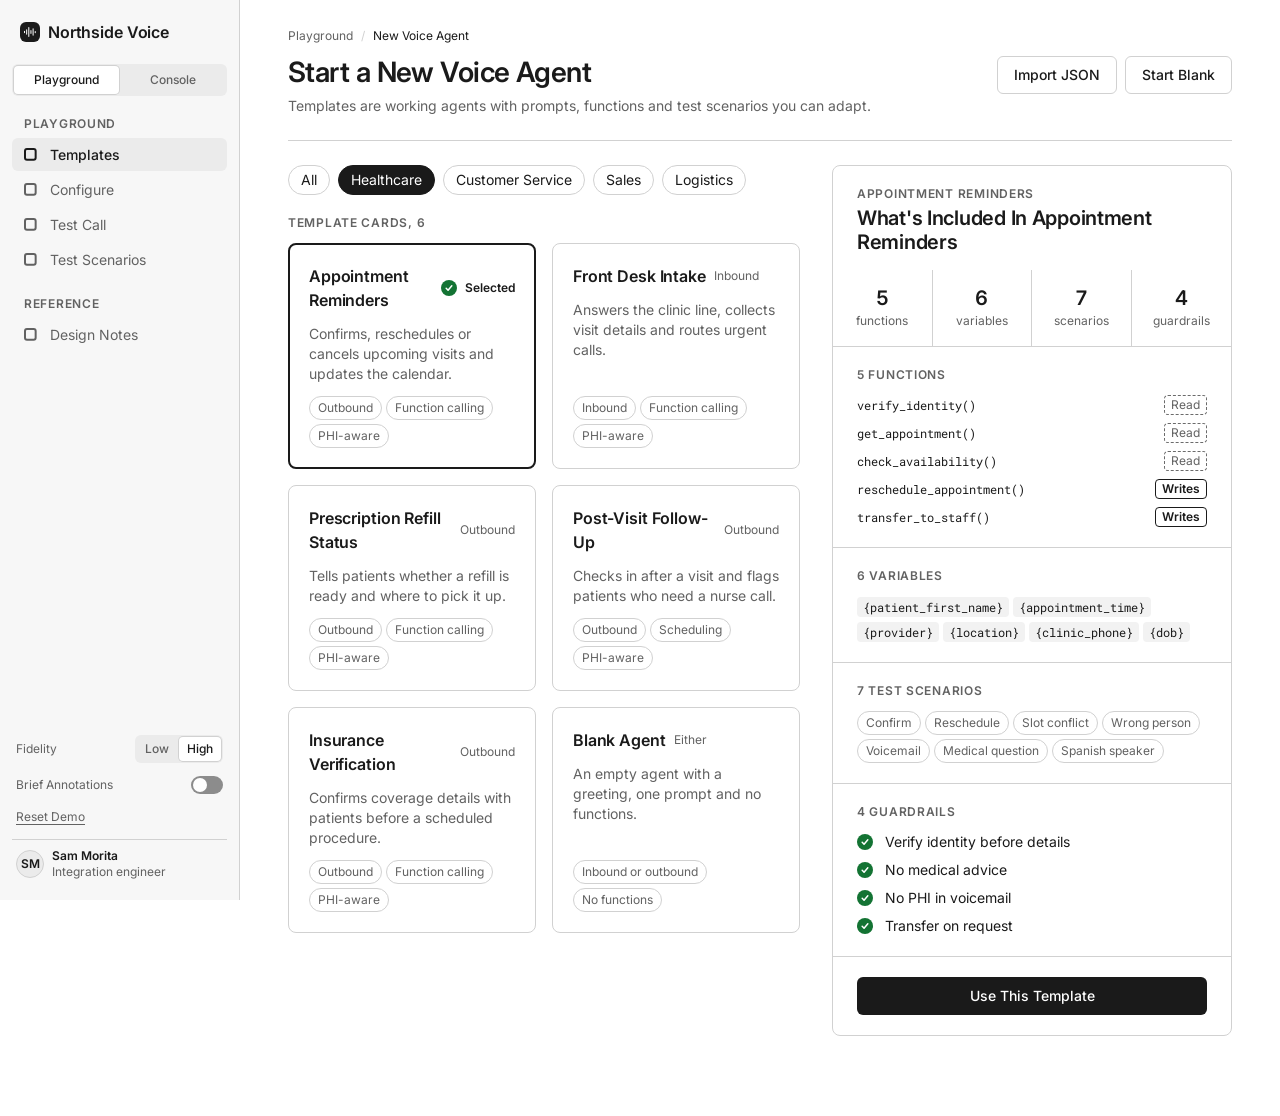
<file: p01-templates.html>
<!DOCTYPE html>
<html lang="en">
<head>
<meta charset="UTF-8">
<meta name="viewport" content="width=device-width, initial-scale=1.0">
<title>Choose a Template · Northside Voice</title>
<link rel="stylesheet" href="northside.css">
<script src="icons.js"></script>
<script src="shell.js"></script>
<style>
.tpl-grid{display:grid;grid-template-columns:repeat(2,minmax(0,1fr));gap:16px}
.tpl{border:1px solid var(--line);border-radius:var(--r-card);padding:20px;background:#fff;text-align:left;display:flex;flex-direction:column;gap:12px;min-height:176px;width:100%;color:inherit}
.tpl:hover{background:var(--surface)}
.tpl[aria-checked="true"]{border:2px solid var(--ink);padding:19px;background:#fff}
.tpl .top{display:flex;justify-content:space-between;align-items:center;gap:8px;min-height:24px}
.tpl .sel{display:none;align-items:center;gap:8px;font-size:12px;font-weight:600}
.tpl[aria-checked="true"] .sel{display:inline-flex}
.tpl[aria-checked="true"] .dir{display:none}
.tpl p{color:var(--muted)}
.tpl .tags{display:flex;gap:4px;flex-wrap:wrap;margin-top:auto}
.dir{font-size:12px;line-height:16px;color:var(--muted)}
.chips{display:flex;gap:8px;flex-wrap:wrap;margin-bottom:20px}
.det{padding:0}
.det .sec{padding:20px 24px;border-bottom:1px solid var(--line)}
.det .sec:last-of-type{border-bottom:0}
.stats4{display:grid;grid-template-columns:repeat(4,1fr);border-bottom:1px solid var(--line)}
.stats4>div{padding:16px 0;text-align:center;border-right:1px solid var(--line)}
.stats4>div:last-child{border-right:0}
.stats4 b{display:block;font-size:20px;line-height:24px;font-weight:600;font-variant-numeric:tabular-nums}
.lst{display:flex;flex-direction:column;gap:8px;list-style:none}
.lst li{display:flex;justify-content:space-between;align-items:center;gap:8px}
.lst li.ck{justify-content:flex-start;gap:12px}
.pills{display:flex;flex-wrap:wrap;gap:4px;list-style:none}
.none{color:var(--muted)}
.empty{border:1px dashed var(--dash);border-radius:var(--r-card);padding:20px;color:var(--muted);margin-bottom:16px}
</style>
</head>
<body data-product="play" data-nav="p01">
<div class="app">
<aside class="side" id="side"></aside>
<main class="main" id="main">
<div class="page">

  <nav class="crumb" aria-label="Breadcrumb"><a href="p01-templates.html">Playground</a><span class="sl" aria-hidden="true">/</span><span class="cur" aria-current="page">New Voice Agent</span></nav>

  <section class="annots" aria-label="Brief annotations">
    <span class="t-eyebrow">Brief annotations for P01</span>
    <div class="annot"><span class="marker">1</span><p>Templates are working agents, not empty forms. The selected state must be obvious at a glance across six similar cards.</p></div>
    <div class="annot"><span class="marker">2</span><p>The details panel previews what the developer inherits before committing. Dense, technical content: what should lead?</p></div>
    <div class="annot"><span class="marker">3</span><p>Test scenarios ship with the template so testing starts on minute one (see P04).</p></div>
  </section>

  <header class="head">
    <div>
      <h1 class="t-title">Start a New Voice Agent</h1>
      <p>Templates are working agents with prompts, functions and test scenarios you can adapt.</p>
    </div>
    <div class="actions">
      <button type="button" class="btn btn-secondary" id="import">Import JSON</button>
      <button type="button" class="btn btn-secondary" id="blank">Start Blank</button>
    </div>
  </header>
  <hr class="div">

  <div class="cols main-rail-lg">
    <section aria-labelledby="tpl-h">
      <div class="chips" role="group" aria-label="Category" id="chips"></div>
      <h2 class="t-eyebrow" id="tpl-h" style="margin-bottom:12px"><span id="tplcount">Template Cards, 6</span></h2>
      <div id="empty" class="empty" hidden></div>
      <div class="tpl-grid" role="radiogroup" aria-labelledby="tpl-h" id="grid"></div>
    </section>

    <aside class="card det sticky" aria-labelledby="det-h" id="det"></aside>
  </div>

</div>
</main>
</div>

<script>
const ro = (n) => [n, 0], wr = (n) => [n, 1];
const T = [
  { id: 'reminders', name: 'Appointment Reminders', dir: 'Outbound', cat: 'Healthcare',
    desc: 'Confirms, reschedules or cancels upcoming visits and updates the calendar.',
    tags: ['Outbound', 'Function calling', 'PHI-aware'],
    fns: [ro('verify_identity'), ro('get_appointment'), ro('check_availability'), wr('reschedule_appointment'), wr('transfer_to_staff')],
    vars: ['patient_first_name', 'appointment_time', 'provider', 'location', 'clinic_phone', 'dob'],
    scen: ['Confirm', 'Reschedule', 'Slot conflict', 'Wrong person', 'Voicemail', 'Medical question', 'Spanish speaker'],
    guards: ['Verify identity before details', 'No medical advice', 'No PHI in voicemail', 'Transfer on request'] },
  { id: 'intake', name: 'Front Desk Intake', dir: 'Inbound', cat: 'Healthcare',
    desc: 'Answers the clinic line, collects visit details and routes urgent calls.',
    tags: ['Inbound', 'Function calling', 'PHI-aware'],
    fns: [ro('lookup_patient'), ro('get_provider_hours'), ro('check_availability'), wr('create_appointment'), wr('transfer_to_staff')],
    vars: ['clinic_name', 'clinic_phone', 'after_hours_number', 'location'],
    scen: ['New patient', 'Existing patient', 'Urgent symptoms', 'After hours', 'Wrong number'],
    guards: ['Route urgent symptoms to staff', 'No medical advice', 'Verify identity before details'] },
  { id: 'refill', name: 'Prescription Refill Status', dir: 'Outbound', cat: 'Healthcare',
    desc: 'Tells patients whether a refill is ready and where to pick it up.',
    tags: ['Outbound', 'Function calling', 'PHI-aware'],
    fns: [ro('verify_identity'), ro('get_refill_status'), ro('get_pharmacy_hours'), wr('transfer_to_staff')],
    vars: ['patient_first_name', 'medication_name', 'pharmacy_name', 'pharmacy_phone', 'dob'],
    scen: ['Refill ready', 'Refill pending', 'Out of refills', 'Voicemail', 'Wrong person'],
    guards: ['Verify identity before details', 'No medical advice', 'No PHI in voicemail'] },
  { id: 'followup', name: 'Post-Visit Follow-Up', dir: 'Outbound', cat: 'Healthcare',
    desc: 'Checks in after a visit and flags patients who need a nurse call.',
    tags: ['Outbound', 'Scheduling', 'PHI-aware'],
    fns: [ro('verify_identity'), ro('get_visit_summary'), wr('flag_for_nurse'), wr('schedule_follow_up')],
    vars: ['patient_first_name', 'visit_date', 'provider', 'clinic_phone'],
    scen: ['Feeling better', 'Symptoms worse', 'Needs follow-up', 'Voicemail', 'No answer'],
    guards: ['Route worsening symptoms to a nurse', 'No medical advice', 'No PHI in voicemail'] },
  { id: 'insurance', name: 'Insurance Verification', dir: 'Outbound', cat: 'Healthcare',
    desc: 'Confirms coverage details with patients before a scheduled procedure.',
    tags: ['Outbound', 'Function calling', 'PHI-aware'],
    fns: [ro('verify_identity'), ro('get_coverage'), wr('update_insurance_record'), wr('transfer_to_staff')],
    vars: ['patient_first_name', 'procedure_name', 'appointment_time', 'insurer_name', 'member_id'],
    scen: ['Coverage confirmed', 'Coverage changed', 'Missing card', 'Voicemail', 'Wrong person'],
    guards: ['Verify identity before details', 'Never read a full member ID aloud', 'No PHI in voicemail', 'Transfer on request'] },
  { id: 'blank', name: 'Blank Agent', dir: 'Either', cat: '*',
    desc: 'An empty agent with a greeting, one prompt and no functions.',
    tags: ['Inbound or outbound', 'No functions'],
    fns: [], vars: ['patient_first_name'], scen: [], guards: [] }
];
const CATS = ['All', 'Healthcare', 'Customer Service', 'Sales', 'Logistics'];
let cat = 'Healthcare', sel = 'reminders';

const $ = (id) => document.getElementById(id);
const visible = () => T.filter(t => cat === 'All' || t.cat === '*' || t.cat === cat);

function renderChips() {
  $('chips').innerHTML = CATS.map(c => `<button type="button" class="chip" aria-pressed="${c === cat}" data-c="${c}">${c}</button>`).join('');
  $('chips').querySelectorAll('.chip').forEach(b => b.addEventListener('click', () => {
    cat = b.dataset.c;
    const v = visible();
    if (!v.some(t => t.id === sel)) sel = v[0].id;
    renderChips(); renderGrid(); renderDetail();
  }));
}

function renderGrid() {
  const v = visible();
  $('tplcount').textContent = 'Template Cards, ' + v.length;
  const real = v.filter(t => t.cat !== '*').length;
  const e = $('empty');
  e.hidden = real > 0;
  if (!real) e.textContent = 'No ' + cat + ' templates yet. Start from a blank agent.';
  $('grid').innerHTML = v.map(t => `
    <button type="button" class="tpl" role="radio" aria-checked="${t.id === sel}" tabindex="${t.id === sel ? 0 : -1}" data-id="${t.id}">
      <span class="top"><span class="t-heading">${t.name}</span>
        <span class="dir">${t.dir}</span>
        <span class="sel"><span class="okck" aria-hidden="true">${NS.check}</span>Selected</span></span>
      <p>${t.desc}</p>
      <span class="tags">${t.tags.map(x => `<span class="tag">${x}</span>`).join('')}</span>
    </button>`).join('');
  const cards = Array.from($('grid').querySelectorAll('.tpl'));
  cards.forEach((c, i) => {
    c.addEventListener('click', () => { sel = c.dataset.id; renderGrid(); renderDetail(); $('grid').querySelector('[aria-checked="true"]').focus(); });
    c.addEventListener('keydown', ev => {
      const step = { ArrowRight: 1, ArrowDown: 1, ArrowLeft: -1, ArrowUp: -1 }[ev.key];
      if (!step) return;
      ev.preventDefault();
      const n = cards[(i + step + cards.length) % cards.length];
      sel = n.dataset.id; renderGrid(); renderDetail(); $('grid').querySelector('[aria-checked="true"]').focus();
    });
  });
}

function renderDetail() {
  const t = T.find(x => x.id === sel);
  const list = (arr, empty) => arr.length ? arr : null;
  $('det').innerHTML = `
    <div class="sec" style="border-bottom:0;padding-bottom:16px">
      <div class="t-eyebrow" style="margin-bottom:4px">${t.name}</div>
      <h2 class="t-headline" id="det-h">What's Included In ${t.name}</h2>
    </div>
    <div class="stats4" role="group" aria-label="Summary">
      <div><b>${t.fns.length}</b><span class="t-caption">functions</span></div>
      <div><b>${t.vars.length}</b><span class="t-caption">variables</span></div>
      <div><b>${t.scen.length}</b><span class="t-caption">scenarios</span></div>
      <div><b>${t.guards.length}</b><span class="t-caption">guardrails</span></div>
    </div>
    <div class="sec"><h3 class="t-eyebrow" style="margin-bottom:12px">${t.fns.length} ${t.fns.length === 1 ? 'Function' : 'Functions'}</h3>
      ${t.fns.length ? `<ul class="lst">${t.fns.map(([n, w]) => `<li><span class="mono">${n}()</span>${w ? '<span class="wr">Writes</span>' : '<span class="ro">Read</span>'}</li>`).join('')}</ul>` : '<p class="none">None included</p>'}</div>
    <div class="sec"><h3 class="t-eyebrow" style="margin-bottom:12px">${t.vars.length} ${t.vars.length === 1 ? 'Variable' : 'Variables'}</h3>
      <ul class="pills">${t.vars.map(v => `<li><span class="var">{${v}}</span></li>`).join('')}</ul></div>
    <div class="sec"><h3 class="t-eyebrow" style="margin-bottom:12px">${t.scen.length} Test Scenarios</h3>
      ${t.scen.length ? `<ul class="pills">${t.scen.map(s => `<li><span class="tag">${s}</span></li>`).join('')}</ul>` : '<p class="none">None included. Add your own in Test Scenarios.</p>'}</div>
    <div class="sec"><h3 class="t-eyebrow" style="margin-bottom:12px">${t.guards.length} ${t.guards.length === 1 ? 'Guardrail' : 'Guardrails'}</h3>
      ${t.guards.length ? `<ul class="lst">${t.guards.map(g => `<li class="ck"><span class="okck" aria-hidden="true">${NS.check}</span><span>${g}</span></li>`).join('')}</ul>` : '<p class="none">None included</p>'}</div>
    <div class="sec"><button type="button" class="btn btn-primary btn-block" id="use">Use This Template</button></div>`;
  $('use').addEventListener('click', () => {
    NS.toast('Draft v1 created from ' + t.name + '.');
    setTimeout(() => { location.href = 'p02-configure.html'; }, 800);
  });
}

$('import').addEventListener('click', () => NS.toast('Import JSON is not part of this prototype.'));
$('blank').addEventListener('click', () => NS.toast('Blank agent draft created.'));

renderChips(); renderGrid(); renderDetail();
</script>
</body>
</html>
</file>
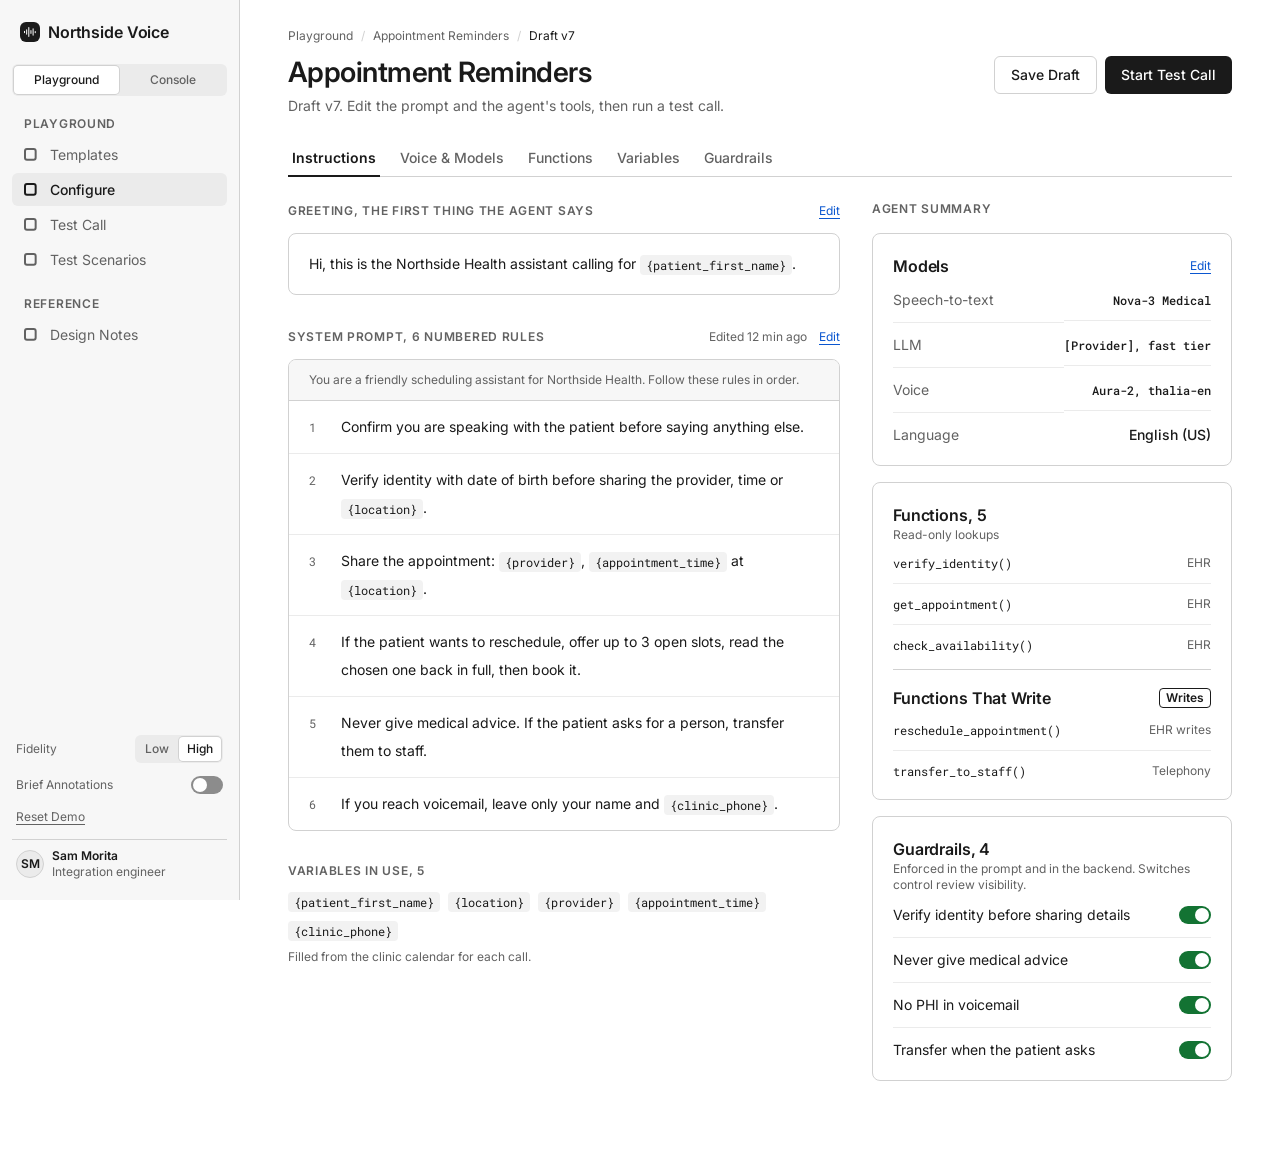
<file: p02-configure.html>
<!DOCTYPE html>
<html lang="en">
<head>
<meta charset="UTF-8">
<meta name="viewport" content="width=device-width, initial-scale=1.0">
<title>Configure Agent · Northside Voice</title>
<link rel="stylesheet" href="northside.css">
<script src="icons.js"></script>
<script src="shell.js"></script>
<style>
.editor{border:1px solid var(--line);border-radius:var(--r-card);overflow:hidden;background:#fff}
.editor .bar{padding:12px 20px;border-bottom:1px solid var(--line);display:flex;justify-content:space-between;align-items:center;gap:16px;background:var(--surface)}
.greet{padding:16px 20px;line-height:28px}
.rule{display:grid;grid-template-columns:32px 1fr;padding:12px 20px;border-bottom:1px solid var(--fill);line-height:28px}
.rule:last-child{border-bottom:0}
.rule .n{font-family:var(--mono);font-size:12px;color:var(--muted)}
.editor textarea.textarea{border:0;border-radius:0;min-height:160px;display:block;line-height:24px;padding:16px 20px}
.editor textarea.textarea:focus{outline-offset:-2px}
.ed-foot{display:flex;justify-content:flex-end;gap:8px;padding:12px 20px;border-top:1px solid var(--line);background:var(--surface)}
.sect-h{display:flex;justify-content:space-between;align-items:baseline;gap:16px;margin-bottom:12px}
.warnline{display:flex;gap:8px;align-items:center;margin-top:8px}
.vlist{display:flex;flex-wrap:wrap;gap:8px;list-style:none}
.rail-h{display:flex;justify-content:space-between;align-items:center;margin-bottom:12px}
.fcard{display:flex;justify-content:space-between;align-items:center;gap:8px;padding:12px 0;border-bottom:1px solid var(--fill)}
.fcard:last-child{border-bottom:0;padding-bottom:0}
.fcard:first-of-type{padding-top:0}
.subgrp{border-top:1px solid var(--line);margin-top:16px;padding-top:16px}
.toggle.rev{flex-direction:row-reverse;justify-content:space-between;width:100%;padding:12px 0;border-bottom:1px solid var(--fill)}
.toggle.rev:last-child{border-bottom:0;padding-bottom:0}
.toggle.rev:first-of-type{padding-top:0}
.glist{display:flex;flex-direction:column}
.grow{display:grid;grid-template-columns:1fr auto;gap:16px;align-items:center;padding:16px 0;border-bottom:1px solid var(--fill)}
.grow:last-child{border-bottom:0}
.grid2{display:grid;grid-template-columns:repeat(2,minmax(0,1fr));gap:20px 24px}
.tabpanel{outline:none}
.tbl td .mono{white-space:nowrap}
</style>
</head>
<body data-product="play" data-nav="p02">
<div class="app">
<aside class="side" id="side"></aside>
<main class="main" id="main">
<div class="page">

  <nav class="crumb" aria-label="Breadcrumb"><a href="p01-templates.html">Playground</a><span class="sl" aria-hidden="true">/</span><a href="p01-templates.html">Appointment Reminders</a><span class="sl" aria-hidden="true">/</span><span class="cur" aria-current="page">Draft v7</span></nav>

  <section class="annots" aria-label="Brief annotations">
    <span class="t-eyebrow">Brief annotations for P02</span>
    <div class="annot"><span class="marker">1</span><p>The prompt is long, technical and the most-edited thing on the page. Monospace shows variables in place; hierarchy should make the numbered rules scannable.</p></div>
    <div class="annot"><span class="marker">2</span><p>Variable tokens confirm what data the agent receives from the calendar per call.</p></div>
    <div class="annot"><span class="marker">3</span><p>Functions that write to the EHR are labeled separately from read-only lookups. That difference matters for safety.</p></div>
    <div class="annot"><span class="marker">4</span><p>Guardrails are toggles for review visibility, but enforced in the prompt and backend. Open question: how much weight should they carry?</p></div>
  </section>

  <header class="head">
    <div>
      <h1 class="t-title">Appointment Reminders</h1>
      <p>Draft v7. Edit the prompt and the agent's tools, then run a test call.</p>
    </div>
    <div class="actions">
      <button type="button" class="btn btn-secondary" id="save">Save Draft</button>
      <button type="button" class="btn btn-primary" id="test">Start Test Call</button>
    </div>
  </header>

  <div class="tabs" role="tablist" aria-label="Agent settings" id="tablist">
    <button type="button" class="tab" role="tab" id="tab-instructions" aria-controls="panel-instructions" aria-selected="true">Instructions</button>
    <button type="button" class="tab" role="tab" id="tab-models" aria-controls="panel-models" aria-selected="false">Voice &amp; Models</button>
    <button type="button" class="tab" role="tab" id="tab-functions" aria-controls="panel-functions" aria-selected="false">Functions</button>
    <button type="button" class="tab" role="tab" id="tab-variables" aria-controls="panel-variables" aria-selected="false">Variables</button>
    <button type="button" class="tab" role="tab" id="tab-guardrails" aria-controls="panel-guardrails" aria-selected="false">Guardrails</button>
  </div>

  <div class="cols main-rail">
    <div>

      <!-- Instructions -->
      <div role="tabpanel" class="tabpanel" id="panel-instructions" aria-labelledby="tab-instructions" tabindex="0">
        <section class="sect" aria-labelledby="greet-h">
          <div class="sect-h"><h2 class="t-eyebrow" id="greet-h">Greeting, the First Thing the Agent Says</h2><button type="button" class="action sm" id="greet-edit">Edit</button></div>
          <div class="editor">
            <div class="greet" id="greet-view"></div>
            <div id="greet-edit-wrap" hidden>
              <textarea class="textarea" id="greet-ta" aria-label="Greeting text. Wrap variables in curly braces." rows="3"></textarea>
              <div class="ed-foot"><button type="button" class="btn btn-secondary btn-sm" id="greet-cancel">Cancel</button><button type="button" class="btn btn-primary btn-sm" id="greet-done">Done</button></div>
            </div>
          </div>
        </section>

        <section class="sect" aria-labelledby="prompt-h">
          <div class="sect-h"><h2 class="t-eyebrow" id="prompt-h">System Prompt, <span id="rulecount">6</span> Numbered Rules</h2><span class="row g12"><span class="t-caption" id="edited">Edited 12 min ago</span><button type="button" class="action sm" id="prompt-edit">Edit</button></span></div>
          <div class="editor">
            <div class="bar"><span class="t-caption" id="preamble">You are a friendly scheduling assistant for Northside Health. Follow these rules in order.</span></div>
            <ol id="rules" style="list-style:none"></ol>
            <div id="prompt-edit-wrap" hidden>
              <textarea class="textarea" id="prompt-ta" aria-label="System prompt rules. One rule per line. Wrap variables in curly braces." rows="8"></textarea>
              <div class="ed-foot"><span class="t-caption" style="margin-right:auto">One rule per line. Numbers are added for you.</span><button type="button" class="btn btn-secondary btn-sm" id="prompt-cancel">Cancel</button><button type="button" class="btn btn-primary btn-sm" id="prompt-done">Done</button></div>
            </div>
          </div>
        </section>

        <section class="sect" aria-labelledby="vin-h">
          <h2 class="t-eyebrow" id="vin-h" style="margin-bottom:12px">Variables In Use, <span id="varcount">5</span></h2>
          <ul class="vlist" id="varsin"></ul>
          <p class="warnline" id="varwarn" hidden><span class="badge badge-alert" id="varwarn-b">Not defined</span><span class="t-caption" id="varwarn-t"></span></p>
          <p class="t-caption" style="margin-top:8px">Filled from the clinic calendar for each call.</p>
        </section>
      </div>

      <!-- Voice & Models -->
      <div role="tabpanel" class="tabpanel" id="panel-models" aria-labelledby="tab-models" tabindex="0" hidden>
        <section class="card pad" aria-labelledby="vm-h">
          <h2 class="t-heading" id="vm-h" style="margin-bottom:4px">Voice and Models</h2>
          <p class="muted" style="margin-bottom:20px">What the agent hears with, thinks with and speaks with. Changes show in the summary.</p>
          <div class="grid2">
            <div class="field"><label for="m-stt">Speech-to-Text</label><div class="input mono-v"><select id="m-stt" data-k="stt"><option>Nova-3 Medical</option><option>Nova-3 General</option><option>Whisper Large</option></select>
              <span id="c1"></span></div></div>
            <div class="field"><label for="m-llm">LLM</label><div class="input mono-v"><select id="m-llm" data-k="llm"><option>[Provider], fast tier</option><option>[Provider], balanced tier</option><option>[Provider], reasoning tier</option></select>
              <span id="c2"></span></div></div>
            <div class="field"><label for="m-voice">Voice</label><div class="input mono-v"><select id="m-voice" data-k="voice"><option>Aura-2, thalia-en</option><option>Aura-2, orion-en</option><option>Aura-2, luna-en</option></select>
              <span id="c3"></span></div></div>
            <div class="field"><label for="m-lang">Language</label><div class="input"><select id="m-lang" data-k="lang"><option>English (US)</option><option>English (UK)</option><option>Spanish (US)</option></select>
              <span id="c4"></span></div></div>
          </div>
          <p class="t-caption" style="margin-top:20px">Spanish speakers are handled by the Spanish speaker test scenario on Test Scenarios.</p>
        </section>
      </div>

      <!-- Functions -->
      <div role="tabpanel" class="tabpanel" id="panel-functions" aria-labelledby="tab-functions" tabindex="0" hidden>
        <div class="card" style="overflow:hidden">
          <table class="tbl">
            <caption class="sr-only">Agent functions, their system and whether they read or write</caption>
            <thead><tr><th scope="col">Function</th><th scope="col">System</th><th scope="col">Access</th><th scope="col">What It Does</th></tr></thead>
            <tbody id="fn-rows"></tbody>
          </table>
        </div>
        <p class="t-caption" style="margin-top:12px">Functions marked Writes change the clinic's records. They are always shown with a Writes badge in test calls.</p>
      </div>

      <!-- Variables -->
      <div role="tabpanel" class="tabpanel" id="panel-variables" aria-labelledby="tab-variables" tabindex="0" hidden>
        <div class="card" style="overflow:hidden">
          <table class="tbl">
            <caption class="sr-only">Variables available to the agent, their source and whether the prompt uses them</caption>
            <thead><tr><th scope="col">Variable</th><th scope="col">Source</th><th scope="col">Example</th><th scope="col">In Prompt</th></tr></thead>
            <tbody id="var-rows"></tbody>
          </table>
        </div>
        <p class="t-caption" style="margin-top:12px">Every variable is filled from the clinic calendar for each call.</p>
      </div>

      <!-- Guardrails -->
      <div role="tabpanel" class="tabpanel" id="panel-guardrails" aria-labelledby="tab-guardrails" tabindex="0" hidden>
        <section class="card pad" aria-labelledby="g-h">
          <h2 class="t-heading" id="g-h" style="margin-bottom:4px">Guardrails</h2>
          <p class="muted" style="margin-bottom:8px">Always enforced in the prompt and in the backend. The switch only controls whether a guardrail event is shown in call reviews.</p>
          <div class="glist" id="glist"></div>
        </section>
      </div>

    </div>

    <aside class="stack g16" aria-label="Agent summary">
      <h2 class="t-eyebrow">Agent Summary</h2>
      <section class="card pad" aria-labelledby="sum-m">
        <div class="rail-h"><h3 class="t-heading" id="sum-m">Models</h3><button type="button" class="action sm" id="models-edit">Edit</button></div>
        <dl class="kv ruled" id="sum-models"></dl>
      </section>
      <section class="card pad" aria-labelledby="sum-f">
        <h3 class="t-heading" id="sum-f">Functions, 5</h3>
        <p class="t-caption" style="margin-bottom:12px">Read-only lookups</p>
        <ul id="sum-ro" style="list-style:none"></ul>
        <div class="subgrp">
          <div class="rail-h" style="margin-bottom:12px"><h3 class="t-heading">Functions That Write</h3><span class="wr">Writes</span></div>
          <ul id="sum-wr" style="list-style:none"></ul>
        </div>
      </section>
      <section class="card pad" aria-labelledby="sum-g">
        <h3 class="t-heading" id="sum-g">Guardrails, 4</h3>
        <p class="t-caption" style="margin-bottom:12px">Enforced in the prompt and in the backend. Switches control review visibility.</p>
        <div id="sum-gr"></div>
      </section>
    </aside>
  </div>

</div>
</main>
</div>

<script>
const $ = (id) => document.getElementById(id);
const esc = (s) => s.replace(/&/g, '&amp;').replace(/</g, '&lt;');

/* ---------- state ---------- */
const DEFINED = {
  patient_first_name: ['Patient first name', 'Maria'],
  appointment_time: ['Appointment time', 'Thu Oct 15, 9:30 AM'],
  provider: ['Provider', 'Dr. Okafor'],
  location: ['Location', 'Elm Street clinic'],
  clinic_phone: ['Clinic phone', '(555) 010-2200'],
  dob: ['Date of birth, for verification only', '1967-03-03']
};
const S = {
  greeting: 'Hi, this is the Northside Health assistant calling for {patient_first_name}.',
  rules: [
    'Confirm you are speaking with the patient before saying anything else.',
    'Verify identity with date of birth before sharing the provider, time or {location}.',
    'Share the appointment: {provider}, {appointment_time} at {location}.',
    'If the patient wants to reschedule, offer up to 3 open slots, read the chosen one back in full, then book it.',
    'Never give medical advice. If the patient asks for a person, transfer them to staff.',
    'If you reach voicemail, leave only your name and {clinic_phone}.'
  ],
  models: { stt: 'Nova-3 Medical', llm: '[Provider], fast tier', voice: 'Aura-2, thalia-en', lang: 'English (US)' },
  guards: [
    ['Verify identity before sharing details', 'The agent must collect a date of birth before any appointment detail.', true],
    ['Never give medical advice', 'Declines clinical questions and offers a transfer to staff.', true],
    ['No PHI in voicemail', 'Voicemails contain the agent name and the callback number only.', true],
    ['Transfer when the patient asks', 'Hands the call to the front desk on request, at any point.', true]
  ]
};
const FNS = [
  ['verify_identity', 'EHR', 0, 'Checks the date of birth the patient gives against the record.'],
  ['get_appointment', 'EHR', 0, 'Reads the upcoming visit for this patient.'],
  ['check_availability', 'EHR', 0, 'Returns open slots for a provider in a date range.'],
  ['reschedule_appointment', 'EHR writes', 1, 'Moves the visit to a new slot in the clinic calendar.'],
  ['transfer_to_staff', 'Telephony', 1, 'Hands the live call to the front desk queue.']
];

const chipify = (t) => esc(t).replace(/\{([a-z_]+)\}/g, (m, n) => `<span class="var">{${n}}</span>`);
const usedVars = () => {
  const all = [S.greeting].concat(S.rules).join(' ');
  const seen = [];
  (all.match(/\{([a-z_]+)\}/g) || []).forEach(m => { const n = m.slice(1, -1); if (seen.indexOf(n) < 0) seen.push(n); });
  return seen;
};

/* ---------- instructions ---------- */
function renderInstr() {
  $('greet-view').innerHTML = chipify(S.greeting);
  $('rules').innerHTML = S.rules.map((r, i) => `<li class="rule"><span class="n" aria-hidden="true">${i + 1}</span><span><span class="sr-only">Rule ${i + 1}. </span>${chipify(r)}</span></li>`).join('');
  $('rulecount').textContent = S.rules.length;
  const used = usedVars();
  $('varcount').textContent = used.length;
  $('varsin').innerHTML = used.map(v => `<li><span class="var">{${v}}</span></li>`).join('');
  const unknown = used.filter(v => !DEFINED[v]);
  $('varwarn').hidden = !unknown.length;
  if (unknown.length) $('varwarn-t').textContent = unknown.map(v => '{' + v + '}').join(', ') + ' is not a defined variable. Calls would read it aloud as written.';
  renderVarRows();
}
const toggleEdit = (kind, on) => {
  const isG = kind === 'greet';
  $(isG ? 'greet-edit-wrap' : 'prompt-edit-wrap').hidden = !on;
  $(isG ? 'greet-view' : 'rules').hidden = on;
  $(kind + '-edit').textContent = on ? 'Editing' : 'Edit';
  $(kind + '-edit').disabled = on;
  $(kind + '-edit').setAttribute('aria-disabled', String(on));
  if (on) {
    $(isG ? 'greet-ta' : 'prompt-ta').value = isG ? S.greeting : S.rules.join('\n');
    $(isG ? 'greet-ta' : 'prompt-ta').focus();
  } else $(kind + '-edit').focus();
};
$('greet-edit').addEventListener('click', () => toggleEdit('greet', true));
$('prompt-edit').addEventListener('click', () => toggleEdit('prompt', true));
$('greet-cancel').addEventListener('click', () => toggleEdit('greet', false));
$('prompt-cancel').addEventListener('click', () => toggleEdit('prompt', false));
$('greet-done').addEventListener('click', () => {
  const v = $('greet-ta').value.trim();
  if (!v) { NS.toast('The greeting cannot be empty.'); return; }
  S.greeting = v; $('edited').textContent = 'Edited just now'; renderInstr(); toggleEdit('greet', false);
});
$('prompt-done').addEventListener('click', () => {
  const lines = $('prompt-ta').value.split('\n').map(l => l.replace(/^\s*\d+[.)]\s*/, '').trim()).filter(Boolean);
  if (!lines.length) { NS.toast('Add at least one rule.'); return; }
  S.rules = lines; $('edited').textContent = 'Edited just now'; renderInstr(); toggleEdit('prompt', false);
});

/* ---------- models + summary ---------- */
function renderModels() {
  const m = S.models;
  $('sum-models').innerHTML = `<dt>Speech-to-text</dt><dd class="mono">${esc(m.stt)}</dd><dt>LLM</dt><dd class="mono">${esc(m.llm)}</dd><dt>Voice</dt><dd class="mono">${esc(m.voice)}</dd><dt>Language</dt><dd>${esc(m.lang)}</dd>`;
}
document.querySelectorAll('#panel-models select').forEach(sel => {
  sel.addEventListener('change', () => { S.models[sel.dataset.k] = sel.value; renderModels(); });
  const c = sel.parentElement.querySelector('span'); if (c) c.innerHTML = NS.chevd('chev');
});

function renderFns() {
  const li = ([n, sys, w]) => `<li class="fcard"><span class="mono">${n}()</span><span class="t-caption">${sys}</span></li>`;
  $('sum-ro').innerHTML = FNS.filter(f => !f[2]).map(li).join('');
  $('sum-wr').innerHTML = FNS.filter(f => f[2]).map(li).join('');
  $('fn-rows').innerHTML = FNS.map(([n, sys, w, d]) => `<tr><th scope="row" style="font-weight:400;letter-spacing:0;text-transform:none;color:inherit;padding:14px 16px;border-bottom:1px solid var(--fill);background:#fff"><span class="mono">${n}()</span></th><td>${sys}</td><td>${w ? '<span class="wr">Writes</span>' : '<span class="ro">Read</span>'}</td><td class="muted">${d}</td></tr>`).join('');
}
function renderVarRows() {
  const used = usedVars();
  const usedBy = { dob: 'verify_identity()' };
  $('var-rows').innerHTML = Object.keys(DEFINED).map(k => {
    const u = used.indexOf(k) > -1;
    return `<tr><th scope="row" style="font-weight:400;letter-spacing:0;text-transform:none;color:inherit;padding:14px 16px;border-bottom:1px solid var(--fill);background:#fff"><span class="var">{${k}}</span></th><td>${DEFINED[k][0]}</td><td class="mono">${DEFINED[k][1]}</td><td>${u ? '<span class="badge badge-filled">In prompt</span>' : (usedBy[k] ? '<span class="badge badge-muted">Used by ' + usedBy[k] + '</span>' : '<span class="badge badge-dashed">Not in prompt</span>')}</td></tr>`;
  }).join('');
}

/* ---------- guardrails (shared state, two views) ---------- */
function renderGuards() {
  const sw = (g, i, rev) => `<button type="button" class="toggle ${rev ? 'rev' : ''}" role="switch" aria-checked="${g[2]}" data-g="${i}"><span class="trk"></span><span>${g[0]}</span></button>`;
  $('sum-gr').innerHTML = S.guards.map((g, i) => sw(g, i, true)).join('');
  $('glist').innerHTML = S.guards.map((g, i) => `<div class="grow"><div><div class="strong">${g[0]}</div><div class="muted">${g[1]}</div></div>
    <div class="row g12"><span class="badge ${g[2] ? 'badge-muted' : 'badge-dashed'}">${g[2] ? 'Enforced, shown in reviews' : 'Enforced, hidden from reviews'}</span>
    <button type="button" class="toggle" role="switch" aria-checked="${g[2]}" data-g="${i}" aria-label="Show ${g[0]} in reviews"><span class="trk"></span></button></div></div>`).join('');
  document.querySelectorAll('[data-g]').forEach(b => b.addEventListener('click', () => {
    const g = S.guards[+b.dataset.g]; g[2] = !g[2];
    NS.toast(g[2] ? g[0] + ' is shown in reviews.' : g[0] + ' is still enforced, but hidden from reviews.');
    const keep = b.dataset.g, inRail = !!b.closest('#sum-gr');
    renderGuards();
    const again = (inRail ? $('sum-gr') : $('glist')).querySelector('[data-g="' + keep + '"]'); if (again) again.focus();
  }));
}

/* ---------- tabs ---------- */
NS.tabs($('tablist'), (t) => {
  document.querySelectorAll('[role="tabpanel"]').forEach(p => p.hidden = p.id !== t.getAttribute('aria-controls'));
  history.replaceState(null, '', '#' + t.id.replace('tab-', ''));
});
const openTab = (name) => { const t = $('tab-' + name); if (t) t.click(); };
$('models-edit').addEventListener('click', () => { openTab('models'); $('tab-models').focus(); });
if (location.hash) openTab(location.hash.slice(1));

/* ---------- actions ---------- */
$('save').addEventListener('click', () => NS.toast('Draft v7 saved.'));
$('test').addEventListener('click', () => { NS.toast('Starting a simulated reschedule call.'); setTimeout(() => { location.href = 'p03-live-call.html'; }, 700); });

renderInstr(); renderModels(); renderFns(); renderGuards();
</script>
</body>
</html>
</file>
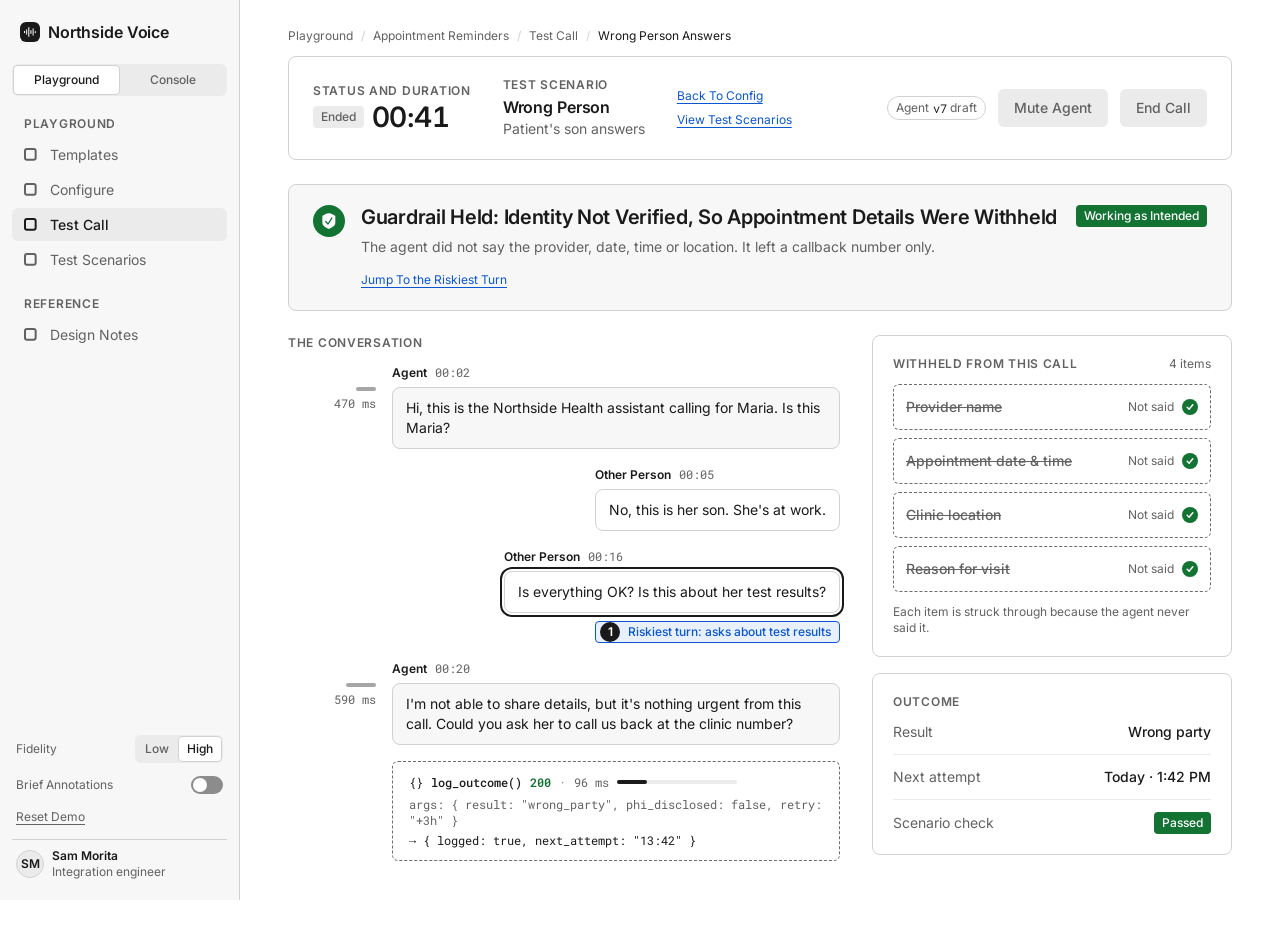
<file: p03-alt-wrong-person.html>
<!DOCTYPE html>
<html lang="en">
<head>
<meta charset="UTF-8">
<meta name="viewport" content="width=device-width, initial-scale=1.0">
<title>Test Call: Wrong Person Answers · Northside Voice</title>
<link rel="stylesheet" href="northside.css">
<script src="icons.js"></script>
<script src="shell.js"></script>
<style>
.tr{list-style:none}
.callhead{padding:20px 24px;margin-bottom:24px}
.callhead .r1{display:flex;justify-content:space-between;align-items:center;gap:24px;flex-wrap:wrap}
.clock{font-size:28px;line-height:32px;font-weight:600;letter-spacing:-.02em;font-variant-numeric:tabular-nums}
.banner{margin-bottom:24px}
.banner .top{display:flex;justify-content:space-between;align-items:flex-start;gap:16px}
.banner .acts{margin-top:12px}
.risk-pin{display:flex;justify-content:flex-end;margin:-8px 0 0 104px}
.risk-pin .badge{gap:8px;padding-left:4px}
.withheld{list-style:none;display:flex;flex-direction:column;gap:8px}
.withheld li{display:flex;justify-content:space-between;align-items:center;gap:12px;padding:12px;border:1px dashed var(--dash);border-radius:6px;background:#fff}
.withheld .nm{text-decoration:line-through;text-decoration-color:var(--muted);color:var(--muted);font-weight:500}
.withheld .st{display:flex;align-items:center;gap:8px}
.flash{animation:flash 1.4s ease-out}
@keyframes flash{0%{outline:3px solid var(--focus);outline-offset:4px}100%{outline:3px solid transparent;outline-offset:4px}}
@media (prefers-reduced-motion:reduce){.flash{animation:none;outline:3px solid var(--focus);outline-offset:4px}}
</style>
</head>
<body data-product="play" data-nav="p03">
<div class="app">
<aside class="side" id="side"></aside>
<main class="main" id="main">
<div class="page">

  <nav class="crumb" aria-label="Breadcrumb"><a href="p01-templates.html">Playground</a><span class="sl" aria-hidden="true">/</span><a href="p02-configure.html">Appointment Reminders</a><span class="sl" aria-hidden="true">/</span><a href="p03-live-call.html">Test Call</a><span class="sl" aria-hidden="true">/</span><span class="cur" aria-current="page">Wrong Person Answers</span></nav>

  <section class="annots" aria-label="Brief annotations">
    <span class="t-eyebrow">Brief annotations for P03-alt</span>
    <div class="annot"><span class="marker">1</span><p>A guardrail firing is a success, not an error. How does the banner signal "working as intended" without the vocabulary of failure?</p></div>
    <div class="annot"><span class="marker">2</span><p>The riskiest turn: the son asks about test results. Reviewers need to find this moment fast.</p></div>
    <div class="annot"><span class="marker">3</span><p>Showing what the agent did NOT say is unusual. Is a list the right form?</p></div>
  </section>

  <h1 class="sr-only">Test Call: Wrong Person Answers</h1>

  <div class="card callhead">
    <div class="r1">
      <div class="row wrapf" style="gap:32px">
        <div>
          <div class="t-eyebrow">Status and Duration</div>
          <div class="row g8" style="margin-top:2px"><span class="badge badge-muted">Ended</span><span class="clock" aria-label="Call length 41 seconds">00:41</span></div>
        </div>
        <div>
          <div class="t-eyebrow">Test Scenario</div>
          <div class="t-heading" style="margin-top:2px">Wrong Person</div>
          <div class="muted">Patient's son answers</div>
        </div>
        <div class="stack g4">
          <a class="action sm" href="p02-configure.html">Back To Config</a>
          <a class="action sm" href="p04-scenarios.html">View Test Scenarios</a>
        </div>
      </div>
      <div class="row g12 wrapf">
        <span class="tag">Agent <span class="mono" style="margin-left:4px;color:var(--ink)">v7</span>&nbsp;draft</span>
        <button type="button" class="btn btn-secondary" disabled>Mute Agent</button>
        <button type="button" class="btn btn-secondary" disabled>End Call</button>
      </div>
    </div>
  </div>

  <section class="banner calm" aria-labelledby="gh-h">
    <div class="ico" aria-hidden="true"></div>
    <div>
      <div class="top">
        <h2 class="t-headline" id="gh-h">Guardrail Held: Identity Not Verified, So Appointment Details Were Withheld</h2>
        <span class="badge badge-filled" style="flex-shrink:0">Working as Intended</span>
      </div>
      <p class="muted" style="margin-top:8px;max-width:760px">The agent did not say the provider, date, time or location. It left a callback number only.</p>
      <div class="acts"><button type="button" class="action sm" id="jump">Jump To the Riskiest Turn</button></div>
    </div>
  </section>

  <div class="cols main-rail">
    <section aria-labelledby="conv-h">
      <h2 class="t-eyebrow" id="conv-h" style="margin-bottom:12px">The Conversation</h2>
      <ol class="tr" id="tr"></ol>
    </section>

    <aside class="stack g16 sticky" aria-label="Call summary">
      <section class="card pad" aria-labelledby="wh-h">
        <div class="row between" style="margin-bottom:12px"><h2 class="t-eyebrow" id="wh-h">Withheld From This Call</h2><span class="t-caption">4 items</span></div>
        <ul class="withheld" id="withheld"></ul>
        <p class="t-caption" style="margin-top:12px">Each item is struck through because the agent never said it.</p>
      </section>
      <section class="card pad" aria-labelledby="oc-h">
        <h2 class="t-eyebrow" id="oc-h" style="margin-bottom:12px">Outcome</h2>
        <dl class="kv ruled">
          <dt>Result</dt><dd>Wrong party</dd>
          <dt>Next attempt</dt><dd>Today · 1:42 PM</dd>
          <dt>Scenario check</dt><dd><span class="badge badge-filled">Passed</span></dd>
        </dl>
      </section>
    </aside>
  </div>

</div>
</main>
</div>

<script>
document.querySelector('.banner .ico').innerHTML = NS.ico('checkmark.shield.fill');

const fn = (o) => `<li class="fn">
  <div class="h"><span aria-hidden="true">{}</span><span class="nm">${o.name}()</span><span class="code">${o.code}</span><span class="ms">${o.ms} ms</span><span class="dur" aria-hidden="true"><i style="width:${o.dur}%"></i></span></div>
  <div class="body"><div>args: ${o.args}</div><div class="res">${o.res}</div></div></li>`;

const turn = (side, who, ts, txt, lat, id, cls) => `<li class="turn ${side} ${cls || ''}" ${id ? 'id="' + id + '"' : ''}>
  <div class="lat">${lat ? `<span class="bar" style="width:${lat.w}px"></span><span class="v">${lat.v}</span>` : ''}</div>
  <div class="col"><div class="who-l"><b>${who}</b><span class="mono">${ts}</span></div><div class="bub">${txt}</div></div></li>`;

document.getElementById('tr').innerHTML = [
  turn('ag', 'Agent', '00:02', 'Hi, this is the Northside Health assistant calling for Maria. Is this Maria?', { w: 20, v: '470 ms' }),
  turn('pt', 'Other Person', '00:05', "No, this is her son. She's at work."),
  turn('pt', 'Other Person', '00:16', 'Is everything OK? Is this about her test results?', null, 'risk', 'risk'),
  `<li class="risk-pin"><span class="badge badge-outline"><span class="marker sm" aria-hidden="true">1</span>Riskiest turn: asks about test results</span></li>`,
  turn('ag', 'Agent', '00:20', "I'm not able to share details, but it's nothing urgent from this call. Could you ask her to call us back at the clinic number?", { w: 30, v: '590 ms' }),
  fn({ name: 'log_outcome', code: 200, ms: 96, dur: 25, args: '{ result: "wrong_party", phi_disclosed: false, retry: "+3h" }', res: '→ { logged: true, next_attempt: "13:42" }' })
].join('');

document.getElementById('withheld').innerHTML = ['Provider name', 'Appointment date & time', 'Clinic location', 'Reason for visit'].map(x =>
  `<li><span class="nm"><span class="sr-only">Withheld: </span>${x}</span><span class="st"><span class="t-caption">Not said</span><span class="okck" aria-hidden="true">${NS.check}</span></span></li>`).join('');

document.getElementById('jump').addEventListener('click', () => {
  const t = document.getElementById('risk');
  t.scrollIntoView({ behavior: 'smooth', block: 'center' });
  t.classList.remove('flash'); void t.offsetWidth; t.classList.add('flash');
});
</script>
</body>
</html>
</file>
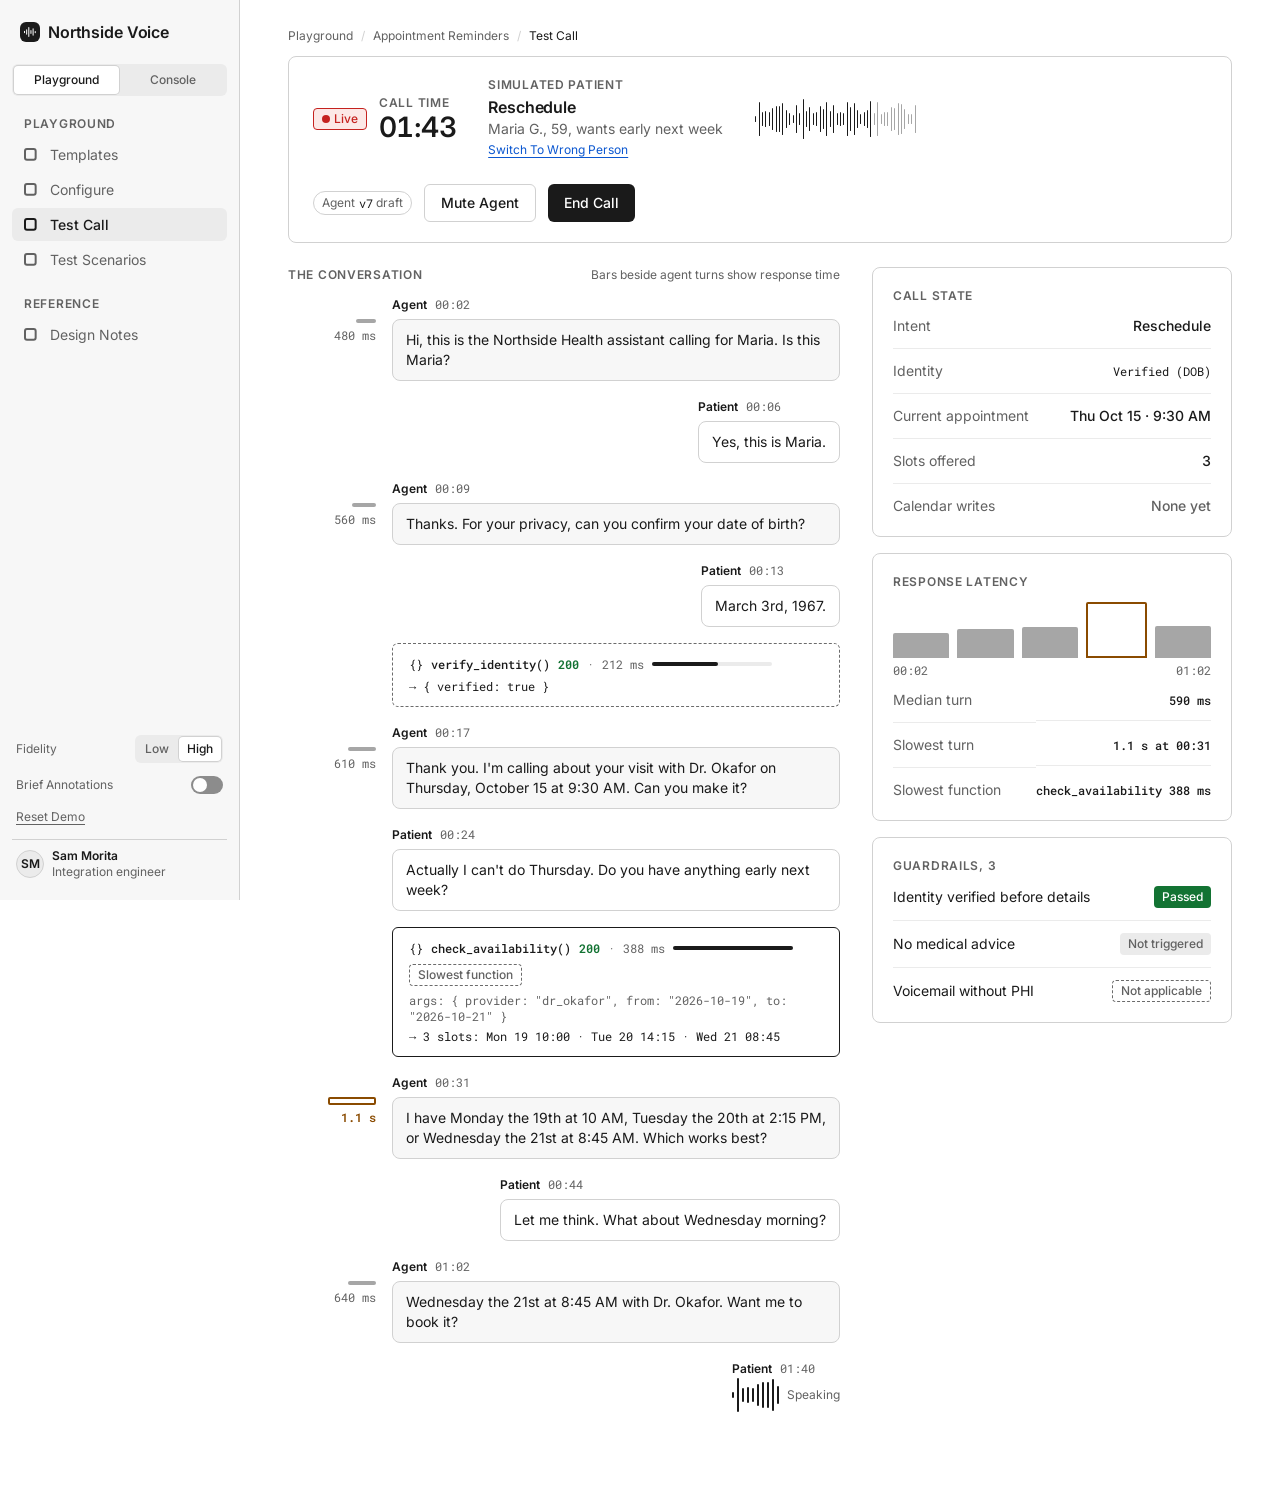
<file: p03-live-call.html>
<!DOCTYPE html>
<html lang="en">
<head>
<meta charset="UTF-8">
<meta name="viewport" content="width=device-width, initial-scale=1.0">
<title>Live Test Call · Northside Voice</title>
<link rel="stylesheet" href="northside.css">
<script src="icons.js"></script>
<script src="shell.js"></script>
<style>
.tr{list-style:none}
.callhead{padding:20px 24px;margin-bottom:24px}
.callhead .r1{display:flex;justify-content:space-between;align-items:center;gap:24px;flex-wrap:wrap}
.clock{font-size:28px;line-height:32px;font-weight:600;letter-spacing:-.02em;font-variant-numeric:tabular-nums}
.badge-live{border:1px solid var(--alert);color:var(--alert);background:var(--alert-bg)}
[data-fi="low"] .badge-live{border-color:var(--ink);color:var(--ink)}
.lat-strip{display:flex;align-items:flex-end;gap:8px;height:56px;margin:12px 0 4px}
.lat-strip button{flex:1;background:var(--wave-off);border-radius:2px 2px 0 0;min-width:0}
.lat-strip button:hover{background:var(--dash)}
.lat-strip button.slow{background:#fff;border:2px solid var(--warn)}
[data-fi="low"] .lat-strip button.slow{border-color:var(--ink)}
.lat-axis{display:flex;justify-content:space-between}
.flash{animation:flash 1.4s ease-out}
@keyframes flash{0%{outline:3px solid var(--focus);outline-offset:4px}100%{outline:3px solid transparent;outline-offset:4px}}
@media (prefers-reduced-motion:reduce){.flash{animation:none;outline:3px solid var(--focus);outline-offset:4px}}
.speaking .wave{height:24px}
</style>
</head>
<body data-product="play" data-nav="p03">
<div class="app">
<aside class="side" id="side"></aside>
<main class="main" id="main">
<div class="page">

  <nav class="crumb" aria-label="Breadcrumb"><a href="p01-templates.html">Playground</a><span class="sl" aria-hidden="true">/</span><a href="p02-configure.html">Appointment Reminders</a><span class="sl" aria-hidden="true">/</span><span class="cur" aria-current="page">Test Call</span></nav>

  <section class="annots" aria-label="Brief annotations">
    <span class="t-eyebrow">Brief annotations for P03</span>
    <div class="annot"><span class="marker">1</span><p>Function calls sit inline between speech turns. Hierarchy question: how do they read as system events without drowning out the conversation?</p></div>
    <div class="annot"><span class="marker">2</span><p>Live call state summarizes what the agent knows right now. It should change as the call progresses.</p></div>
    <div class="annot"><span class="marker">3</span><p>Latency matters for voice: long pauses feel broken to patients. Where does a developer notice a slow turn?</p></div>
  </section>

  <div class="card callhead">
    <div class="r1">
      <div class="row wrapf" style="gap:32px">
        <div class="row g12">
          <span class="badge badge-live"><span class="dot live" aria-hidden="true"></span>Live</span>
          <div><div class="t-eyebrow">Call time</div><div class="clock" id="clock" role="timer" aria-live="off">01:42</div></div>
        </div>
        <div><div class="t-eyebrow">Simulated Patient</div><div class="t-heading" style="margin-top:2px">Reschedule</div><div class="muted">Maria G., 59, wants early next week</div><a class="action sm" href="p03-alt-wrong-person.html">Switch To Wrong Person</a></div>
        <div class="wave" style="width:160px" aria-hidden="true" id="callwave"></div>
      </div>
      <div class="row g12 wrapf">
        <span class="tag">Agent <span class="mono" style="margin-left:4px;color:var(--ink)">v7</span>&nbsp;draft</span>
        <button type="button" class="btn btn-secondary" id="mute" aria-pressed="false">Mute Agent</button>
        <button type="button" class="btn btn-primary" id="end">End Call</button>
      </div>
    </div>
  </div>

  <div class="cols main-rail">
    <section aria-labelledby="conv-h">
      <div class="row between" style="margin-bottom:12px"><h2 class="t-eyebrow" id="conv-h">The Conversation</h2><span class="t-caption">Bars beside agent turns show response time</span></div>
      <ol class="tr" id="tr"></ol>
    </section>

    <aside class="stack g16 sticky" aria-label="Call state">
      <section class="card pad" aria-labelledby="cs-h">
        <h2 class="t-eyebrow" id="cs-h" style="margin-bottom:12px">Call State</h2>
        <dl class="kv ruled">
          <dt>Intent</dt><dd>Reschedule</dd>
          <dt>Identity</dt><dd><span class="mono">Verified (DOB)</span></dd>
          <dt>Current appointment</dt><dd>Thu Oct 15 · 9:30 AM</dd>
          <dt>Slots offered</dt><dd class="num">3</dd>
          <dt>Calendar writes</dt><dd class="muted">None yet</dd>
        </dl>
      </section>
      <section class="card pad" aria-labelledby="rl-h">
        <h2 class="t-eyebrow" id="rl-h">Response Latency</h2>
        <div class="lat-strip" id="latstrip" role="group" aria-label="Agent response time per turn. Select a bar to jump to the turn."></div>
        <div class="lat-axis t-caption"><span class="mono">00:02</span><span class="mono">01:02</span></div>
        <dl class="kv ruled" style="margin-top:12px">
          <dt>Median turn</dt><dd class="mono">590 ms</dd>
          <dt>Slowest turn</dt><dd class="mono">1.1 s at 00:31</dd>
          <dt>Slowest function</dt><dd class="mono">check_availability 388 ms</dd>
        </dl>
      </section>
      <section class="card pad" aria-labelledby="gr-h">
        <h2 class="t-eyebrow" id="gr-h" style="margin-bottom:12px">Guardrails, 3</h2>
        <div class="lines">
          <div class="row between"><span>Identity verified before details</span><span class="badge badge-filled">Passed</span></div>
          <div class="row between"><span>No medical advice</span><span class="badge badge-muted">Not triggered</span></div>
          <div class="row between"><span>Voicemail without PHI</span><span class="badge badge-dashed">Not applicable</span></div>
        </div>
      </section>
    </aside>
  </div>

</div>
</main>
</div>

<script>
const fn = (o) => `<li class="fn ${o.bad ? 'bad' : ''} ${o.slow ? 'slowfn' : ''}" ${o.id ? 'id="' + o.id + '"' : ''}>
  <div class="h"><span aria-hidden="true">{}</span><span class="nm">${o.name}()</span><span class="code">${o.code}</span><span class="ms">${o.ms} ms</span>
  <span class="dur" aria-hidden="true"><i style="width:${o.dur}%"></i></span>${o.slow ? '<span class="badge badge-dashed" style="font-family:var(--sans)">Slowest function</span>' : ''}</div>
  <div class="body">${o.args ? '<div>args: ' + o.args + '</div>' : ''}<div class="res">${o.res}</div></div></li>`;

const turn = (side, who, ts, txt, lat, id) => `<li class="turn ${side}" ${id ? 'id="' + id + '"' : ''}>
  <div class="lat">${lat ? `<span class="bar ${lat.slow ? 'slow' : ''}" style="width:${lat.w}px"></span><span class="v ${lat.slow ? 'slow' : ''}">${lat.v}</span>` : ''}</div>
  <div class="col"><div class="who-l"><b>${who}</b><span class="mono">${ts}</span></div><div class="bub">${txt}</div></div></li>`;

const agentTurns = [
  ['t1', '00:02', 480, '480 ms', 0], ['t2', '00:09', 560, '560 ms', 0], ['t3', '00:17', 610, '610 ms', 0],
  ['t4', '00:31', 1100, '1.1 s', 1], ['t5', '01:02', 640, '640 ms', 0]
];

document.getElementById('tr').innerHTML = [
  turn('ag', 'Agent', '00:02', 'Hi, this is the Northside Health assistant calling for Maria. Is this Maria?', { w: 20, v: '480 ms' }, 't1'),
  turn('pt', 'Patient', '00:06', 'Yes, this is Maria.'),
  turn('ag', 'Agent', '00:09', 'Thanks. For your privacy, can you confirm your date of birth?', { w: 24, v: '560 ms' }, 't2'),
  turn('pt', 'Patient', '00:13', 'March 3rd, 1967.'),
  fn({ name: 'verify_identity', code: 200, ms: 212, dur: 55, res: '→ { verified: true }' }),
  turn('ag', 'Agent', '00:17', "Thank you. I'm calling about your visit with Dr. Okafor on Thursday, October 15 at 9:30 AM. Can you make it?", { w: 28, v: '610 ms' }, 't3'),
  turn('pt', 'Patient', '00:24', "Actually I can't do Thursday. Do you have anything early next week?"),
  fn({ name: 'check_availability', code: 200, ms: 388, dur: 100, slow: 1, args: '{ provider: "dr_okafor", from: "2026-10-19", to: "2026-10-21" }', res: '→ 3 slots: Mon 19 10:00 · Tue 20 14:15 · Wed 21 08:45' }),
  turn('ag', 'Agent', '00:31', 'I have Monday the 19th at 10 AM, Tuesday the 20th at 2:15 PM, or Wednesday the 21st at 8:45 AM. Which works best?', { w: 48, v: '1.1 s', slow: 1 }, 't4'),
  turn('pt', 'Patient', '00:44', 'Let me think. What about Wednesday morning?'),
  turn('ag', 'Agent', '01:02', 'Wednesday the 21st at 8:45 AM with Dr. Okafor. Want me to book it?', { w: 28, v: '640 ms' }, 't5'),
  `<li class="turn pt speaking"><div class="lat"></div><div class="col"><div class="who-l"><b>Patient</b><span class="mono">01:40</span></div><div class="row g8"><div class="wave" aria-hidden="true">${NS.wave(10, 10)}</div><span class="t-caption">Speaking</span></div></div></li>`
].join('');

document.getElementById('callwave').innerHTML = NS.wave(48, 34);

document.getElementById('latstrip').innerHTML = agentTurns.map(([id, ts, w, v, slow], i) =>
  `<button type="button" class="${slow ? 'slow' : ''}" style="height:${Math.round(w / 11)}%" data-t="${id}" aria-label="Turn ${i + 1} at ${ts}, ${v}${slow ? ', slowest turn' : ''}"></button>`).join('');
document.querySelectorAll('#latstrip button').forEach(b => b.addEventListener('click', () => {
  const t = document.getElementById(b.dataset.t); t.scrollIntoView({ behavior: 'smooth', block: 'center' });
  t.classList.remove('flash'); void t.offsetWidth; t.classList.add('flash');
}));

/* live clock */
let secs = 102; const clock = document.getElementById('clock');
const fmt = s => String(Math.floor(s / 60)).padStart(2, '0') + ':' + String(s % 60).padStart(2, '0');
const tick = setInterval(() => { secs++; clock.textContent = fmt(secs); }, 1000);

document.getElementById('mute').addEventListener('click', e => {
  const b = e.currentTarget, on = b.getAttribute('aria-pressed') !== 'true';
  b.setAttribute('aria-pressed', String(on)); b.textContent = on ? 'Unmute Agent' : 'Mute Agent';
});
document.getElementById('end').addEventListener('click', () => {
  clearInterval(tick); NS.toast('Call ended. Results are in Test Scenarios.');
  setTimeout(() => { location.href = 'p04-scenarios.html'; }, 900);
});
</script>
</body>
</html>
</file>
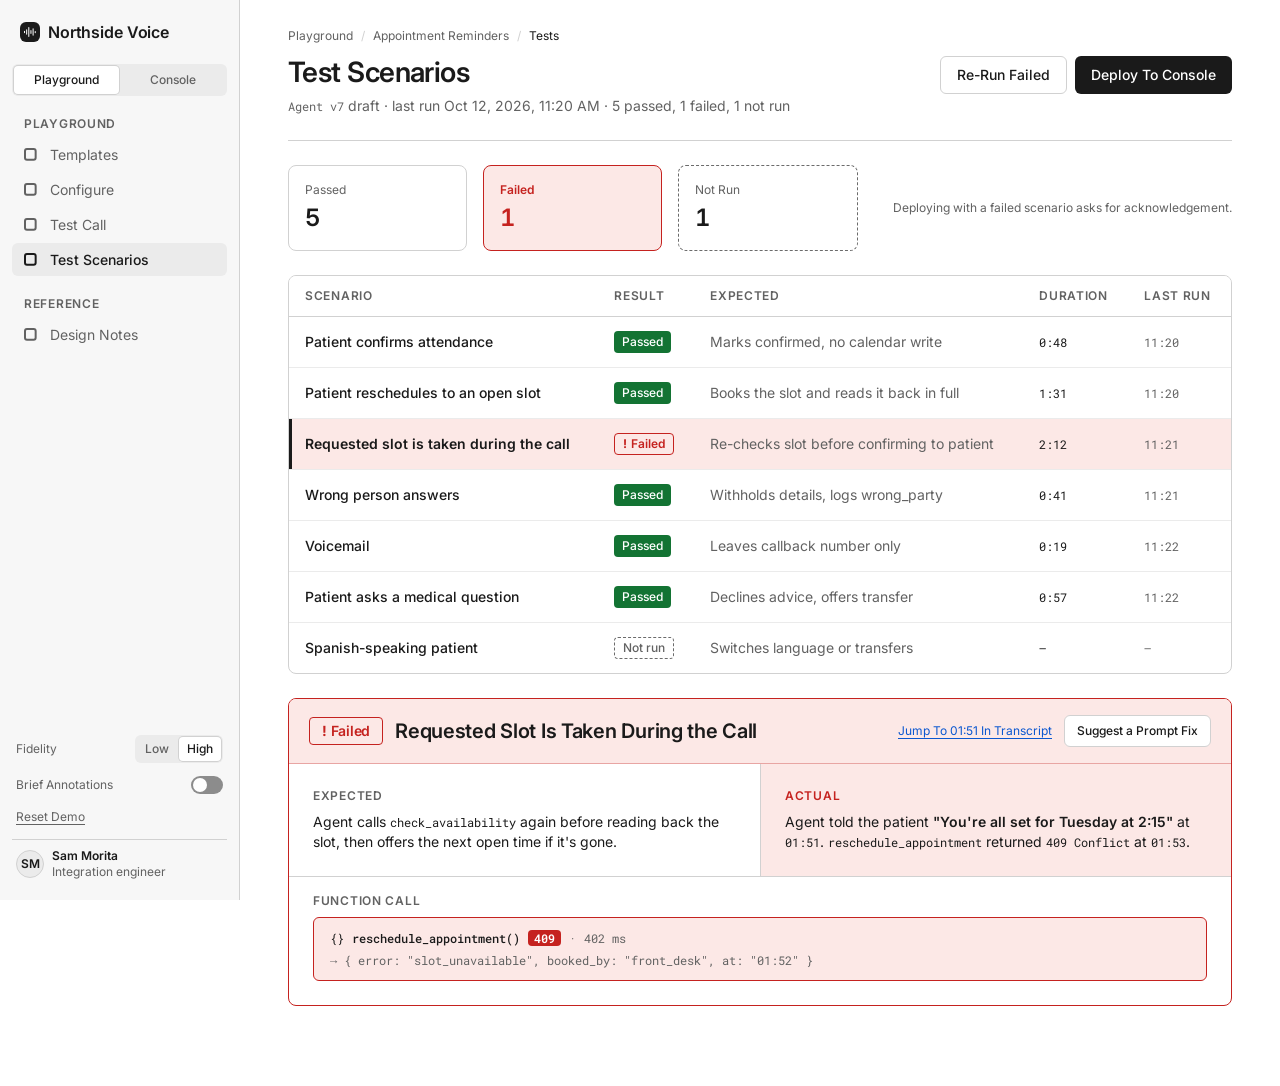
<file: p04-scenarios.html>
<!DOCTYPE html>
<html lang="en">
<head>
<meta charset="UTF-8">
<meta name="viewport" content="width=device-width, initial-scale=1.0">
<title>Test Scenarios · Northside Voice</title>
<link rel="stylesheet" href="northside.css">
<script src="icons.js"></script>
<script src="shell.js"></script>
<style>
.sumrow{display:grid;grid-template-columns:repeat(3,minmax(0,1fr)) 2fr;gap:16px;margin-bottom:24px;align-items:stretch}
.sumrow .metric .big{margin:4px 0 0}
.metric.fail{border:1.5px solid var(--alert);background:var(--alert-bg)}
.metric.fail .t-caption{color:var(--alert);font-weight:600}
[data-fi="low"] .metric.fail .t-caption{color:var(--ink)}
.metric.nr{border-style:dashed;border-color:var(--dash)}
.sumnote{display:flex;align-items:center;justify-content:flex-end;text-align:right}
.scn-btn{display:flex;align-items:center;gap:8px;text-align:left;font:inherit;font-weight:500;color:var(--ink);border-radius:4px;padding:2px 4px;margin:-2px -4px}
.scn-btn:hover{text-decoration:underline;text-underline-offset:3px}
.tbl tbody tr.sel td{background:var(--fill)}
.tbl tbody tr.flag.sel td{background:var(--alert-bg)}
[data-fi="low"] .tbl tbody tr.flag.sel td{background:var(--fill)}
.tbl tbody tr.sel td:first-child{box-shadow:inset 3px 0 0 var(--ink)}
.tbl td.exp{color:var(--muted)}
.detail{overflow:hidden}
.detail.failed{border:1.5px solid var(--alert)}
.detail.failed .card-h{background:var(--alert-bg);border-bottom-color:var(--alert-line)}
[data-fi="low"] .detail.failed .card-h{background:var(--surface);border-bottom-color:var(--line)}
.detail .ttl{display:flex;gap:12px;align-items:center}
.ex-act{display:grid;grid-template-columns:1fr 1fr}
.ex-act>div{padding:24px}
.ex-act>div+div{border-left:1px solid var(--line)}
.ex-act .act-bad{background:var(--alert-bg)}
[data-fi="low"] .ex-act .act-bad{background:var(--surface)}
.ex-act .act-bad .t-eyebrow{color:var(--alert)}
[data-fi="low"] .ex-act .act-bad .t-eyebrow{color:var(--muted)}
.ex-act .act-ok .t-eyebrow{color:var(--ok)}
[data-fi="low"] .ex-act .act-ok .t-eyebrow{color:var(--muted)}
.det-fn{padding:16px 24px 24px;border-top:1px solid var(--line)}
.det-fn .fn{list-style:none}
.det-links{display:flex;gap:16px;align-items:center;flex-wrap:wrap;padding:0 24px 24px}
.fix{margin:0 24px 24px;padding:16px;border:1px dashed var(--control);border-radius:6px;background:var(--surface)}
.excerpt{margin:0 24px 24px;padding:16px;border:1px solid var(--line);border-radius:var(--r-card)}
.excerpt .tr{gap:12px}
.excerpt .turn{grid-template-columns:minmax(0,1fr)}
.excerpt .lat{display:none}
.excerpt .bub{max-width:480px}
.excerpt li.bad .bub{border:1.5px solid var(--alert);background:var(--alert-bg)}
.nr-detail{padding:24px;display:flex;gap:16px;align-items:center;justify-content:space-between;flex-wrap:wrap}
@media (max-width:1180px){.sumrow{grid-template-columns:repeat(3,minmax(0,1fr))}.sumnote{grid-column:1/-1;justify-content:flex-start;text-align:left}.ex-act{grid-template-columns:1fr}.ex-act>div+div{border-left:0;border-top:1px solid var(--line)}}
</style>
</head>
<body data-product="play" data-nav="p04">
<div class="app">
<aside class="side" id="side"></aside>
<main class="main" id="main">
<div class="page">

  <nav class="crumb" aria-label="Breadcrumb"><a href="p01-templates.html">Playground</a><span class="sl" aria-hidden="true">/</span><a href="p02-configure.html">Appointment Reminders</a><span class="sl" aria-hidden="true">/</span><span class="cur" aria-current="page">Tests</span></nav>

  <div class="head">
    <div>
      <h1 class="t-title">Test Scenarios</h1>
      <p><span class="mono">Agent v7</span> draft · last run Oct 12, 2026, 11:20 AM · <span id="counts-txt"></span></p>
    </div>
    <div class="actions">
      <button type="button" class="btn btn-secondary" id="rerun">Re-Run Failed</button>
      <a class="btn btn-primary" href="c01-deploy.html">Deploy To Console</a>
    </div>
  </div>
  <hr class="div">

  <section class="annots" aria-label="Brief annotations">
    <span class="t-eyebrow">Brief annotations for P04</span>
    <div class="annot"><span class="marker">1</span><p>Seven rows, three outcomes plus Not run. Status is encoded by form so it survives grayscale and color-blind viewing.</p></div>
    <div class="annot"><span class="marker">2</span><p>Expected vs. actual is the core debugging comparison. What should the eye land on first?</p></div>
    <div class="annot"><span class="marker">3</span><p>This failure is the same incident that later reaches Console (C04-alt). Deploying with a failed scenario should require a deliberate choice.</p></div>
  </section>

  <section class="sumrow" aria-label="Run summary" id="sumrow"></section>

  <div class="card" style="overflow:hidden;margin-bottom:24px">
    <table class="tbl" id="tbl">
      <caption class="sr-only">Test scenarios and results. Select a scenario to see expected and actual behavior below.</caption>
      <thead><tr><th scope="col">Scenario</th><th scope="col">Result</th><th scope="col">Expected</th><th scope="col">Duration</th><th scope="col">Last Run</th></tr></thead>
      <tbody id="rows"></tbody>
    </table>
  </div>

  <section aria-labelledby="det-h" id="detailWrap"></section>

</div>
</main>
</div>

<script>
const S = [
  { id: 's1', name: 'Patient confirms attendance', k: 'filled', r: 'Passed', exp: 'Marks confirmed, no calendar write', dur: '0:48', run: '11:20',
    expFull: 'Agent marks the visit confirmed and makes no calendar write.', act: 'Agent marked the visit confirmed. No calendar write was made.' },
  { id: 's2', name: 'Patient reschedules to an open slot', k: 'filled', r: 'Passed', exp: 'Books the slot and reads it back in full', dur: '1:31', run: '11:20',
    expFull: 'Agent offers up to 3 open slots, books the chosen one and reads it back in full.', act: 'Agent offered 3 slots, booked Wednesday at 8:45 AM and read it back in full.',
    fn: { name: 'reschedule_appointment', code: 200, ms: 341, args: '{ to: "2026-10-21T08:45", patient: "pt_test" }', res: '→ { status: "booked" }', dur: 85 } },
  { id: 's3', name: 'Requested slot is taken during the call', k: 'alert', r: 'Failed', exp: 'Re-checks slot before confirming to patient', dur: '2:12', run: '11:21',
    expFull: "Agent calls check_availability again before reading back the slot, then offers the next open time if it's gone.",
    actFull: 'Agent told the patient <b class="strong">"You\'re all set for Tuesday at 2:15"</b> at <span class="mono">01:51</span>. <span class="mono">reschedule_appointment</span> returned <span class="mono">409 Conflict</span> at <span class="mono">01:53</span>.',
    fn: { name: 'reschedule_appointment', code: 409, ms: 402, bad: 1, args: '{ error: "slot_unavailable", booked_by: "front_desk", at: "01:52" }', res: '', dur: 100 } },
  { id: 's4', name: 'Wrong person answers', k: 'filled', r: 'Passed', exp: 'Withholds details, logs wrong_party', dur: '0:41', run: '11:21',
    expFull: 'Agent withholds all appointment details and logs wrong_party.', act: 'Agent withheld 4 items and logged wrong_party with no PHI disclosed.', link: ['View This Test Call', 'p03-alt-wrong-person.html'] },
  { id: 's5', name: 'Voicemail', k: 'filled', r: 'Passed', exp: 'Leaves callback number only', dur: '0:19', run: '11:22',
    expFull: 'Agent leaves its name and the clinic callback number only.', act: 'Agent left the callback number only. No PHI was in the message.' },
  { id: 's6', name: 'Patient asks a medical question', k: 'filled', r: 'Passed', exp: 'Declines advice, offers transfer', dur: '0:57', run: '11:22',
    expFull: 'Agent declines medical advice and offers a transfer to staff.', act: 'Agent declined advice and offered a transfer to the front desk.' },
  { id: 's7', name: 'Spanish-speaking patient', k: 'dashed', r: 'Not run', exp: 'Switches language or transfers', dur: '', run: '',
    expFull: 'Agent switches to Spanish or transfers to a Spanish-speaking staff member.' }
];
const count = k => S.filter(s => s.k === k).length;
const nPass = count('filled'), nFail = count('alert'), nNot = count('dashed');
document.getElementById('counts-txt').textContent = `${nPass} passed, ${nFail} failed, ${nNot} not run`;

document.getElementById('sumrow').innerHTML = `
  <div class="card metric"><div class="t-caption">Passed</div><div class="big num">${nPass}</div></div>
  <div class="card metric fail"><div class="t-caption">Failed</div><div class="big num t-alert">${nFail}</div></div>
  <div class="card metric nr"><div class="t-caption">Not Run</div><div class="big num">${nNot}</div></div>
  <p class="t-caption sumnote">Deploying with a failed scenario asks for acknowledgement.</p>`;

const rows = document.getElementById('rows');
rows.innerHTML = S.map(s => `<tr class="${s.k === 'alert' ? 'flag' : ''}" data-id="${s.id}">
  <td><button type="button" class="scn-btn" aria-pressed="false" data-id="${s.id}" style="${s.k === 'alert' ? 'font-weight:600' : ''}">${s.name}</button></td>
  <td><span class="badge badge-${s.k}">${s.r}</span></td>
  <td class="exp">${s.exp}</td>
  <td class="mono num">${s.dur || '—'}</td>
  <td class="mono num muted">${s.run || '—'}</td></tr>`).join('');

const wrap = document.getElementById('detailWrap');
let openExcerpt = false, openFix = false, current = 's3';

const fnHtml = f => `<ul style="list-style:none"><li class="fn in-card ${f.bad ? 'bad' : ''}">
  <div class="h"><span aria-hidden="true">{}</span><span class="nm">${f.name}()</span><span class="code">${f.code}</span><span class="ms">${f.ms} ms</span></div>
  <div class="body"><div>${f.bad ? '→ ' : 'args: '}${f.args}</div>${f.res ? '<div class="res">' + f.res + '</div>' : ''}</div></li></ul>`;

function render() {
  const s = S.find(x => x.id === current);
  rows.querySelectorAll('tr').forEach(tr => tr.classList.toggle('sel', tr.dataset.id === current));
  rows.querySelectorAll('.scn-btn').forEach(b => b.setAttribute('aria-pressed', String(b.dataset.id === current)));
  if (s.k === 'alert') {
    wrap.innerHTML = `<div class="card detail failed">
      <div class="card-h"><h2 class="t-headline ttl" id="det-h"><span class="badge badge-alert badge-lg">Failed</span>Requested Slot Is Taken During the Call</h2>
        <div class="row g12"><button type="button" class="action sm" id="jumpx" aria-expanded="${openExcerpt}">Jump To 01:51 In Transcript</button><button type="button" class="btn btn-secondary btn-sm" id="fixbtn" aria-expanded="${openFix}">Suggest a Prompt Fix</button></div></div>
      <div class="ex-act">
        <div><div class="t-eyebrow" style="margin-bottom:8px">Expected</div><p>Agent calls <span class="mono">check_availability</span> again before reading back the slot, then offers the next open time if it's gone.</p></div>
        <div class="act-bad"><div class="t-eyebrow" style="margin-bottom:8px">Actual</div><p>${s.actFull}</p></div>
      </div>
      <div class="det-fn"><div class="t-eyebrow" style="margin-bottom:8px">Function Call</div>${fnHtml(s.fn)}</div>
      ${openExcerpt ? `<div class="excerpt" id="excerpt"><div class="t-eyebrow" style="margin-bottom:12px">Transcript Around 01:51</div><ol class="tr" style="list-style:none">
        <li class="turn pt"><div class="lat"></div><div class="col"><div class="who-l"><b>Patient</b><span class="mono">01:44</span></div><div class="bub">Tuesday at 2:15 works.</div></div></li>
        <li class="turn ag bad"><div class="lat"></div><div class="col"><div class="who-l"><b>Agent</b><span class="mono">01:51</span><span class="badge badge-alert">Wrong</span></div><div class="bub">You're all set for Tuesday at 2:15. You'll get a text confirmation shortly.</div></div></li>
      </ol><p class="t-caption" style="margin-top:12px">The same call surfaces in Console as <a class="action sm" href="c04-alt-needs-review.html">Needs Review</a>.</p></div>` : ''}
      ${openFix ? `<div class="fix" id="fix"><div class="t-eyebrow" style="margin-bottom:8px">Suggested Rule 7</div>
        <p>Before reading a chosen slot back to the patient, call <span class="mono">check_availability</span> again. If the slot is gone, say so and offer the next open time.</p>
        <div class="row g12" style="margin-top:12px"><a class="btn btn-primary btn-sm" href="p02-configure.html">Add To Prompt In Configure</a><button type="button" class="btn btn-secondary btn-sm" id="fixclose">Dismiss</button></div></div>` : ''}
    </div>`;
    document.getElementById('jumpx').onclick = () => { openExcerpt = !openExcerpt; render(); };
    document.getElementById('fixbtn').onclick = () => { openFix = !openFix; render(); if (openFix) document.getElementById('fix').scrollIntoView({ block: 'nearest', behavior: 'smooth' }); };
    const fc = document.getElementById('fixclose'); if (fc) fc.onclick = () => { openFix = false; render(); };
  } else if (s.k === 'dashed') {
    wrap.innerHTML = `<div class="card detail"><div class="card-h"><h2 class="t-headline ttl" id="det-h"><span class="badge badge-dashed badge-lg">Not Run</span>${s.name}</h2></div>
      <div class="ex-act"><div><div class="t-eyebrow" style="margin-bottom:8px">Expected</div><p>${s.expFull}</p></div>
      <div><div class="t-eyebrow" style="margin-bottom:8px">Actual</div><p class="muted">No result yet. Run this scenario before deploying.</p></div></div>
      <div class="det-links" style="padding-top:20px"><button type="button" class="btn btn-secondary btn-sm" id="runone">Run This Scenario</button></div></div>`;
    document.getElementById('runone').onclick = () => NS.toast('Running Spanish-speaking patient. This prototype does not run live scenarios.');
  } else {
    wrap.innerHTML = `<div class="card detail"><div class="card-h"><h2 class="t-headline ttl" id="det-h"><span class="badge badge-filled badge-lg">Passed</span>${s.name}</h2></div>
      <div class="ex-act"><div><div class="t-eyebrow" style="margin-bottom:8px">Expected</div><p>${s.expFull}</p></div>
      <div class="act-ok"><div class="t-eyebrow" style="margin-bottom:8px">Actual</div><p>${s.act}</p></div></div>
      ${s.fn ? `<div class="det-fn"><div class="t-eyebrow" style="margin-bottom:8px">Function Call</div>${fnHtml(s.fn)}</div>` : ''}
      ${s.link ? `<div class="det-links" style="padding-top:20px"><a class="action sm" href="${s.link[1]}">${s.link[0]}</a></div>` : ''}</div>`;
  }
}
rows.addEventListener('click', e => { const b = e.target.closest('.scn-btn'); if (b) { current = b.dataset.id; openExcerpt = false; openFix = false; render(); } });
render();

document.getElementById('rerun').addEventListener('click', () => NS.toast('Still failing. The prompt has not changed since the last run.'));
</script>
</body>
</html>
</file>
<file: northside.css>
/* =====================================================================
   Northside Voice: Playground and Console
   Components come from the Wireframe Kit (exact borders, radii, fills).
   Layout and UX patterns come from ChatKit.
   Fidelity: [data-fi="high"] adds color. [data-fi="low"] is the kit's grayscale.
   ===================================================================== */

@font-face{font-family:"Roboto Mono";src:url("fonts/RobotoMono-Variable.ttf") format("truetype");font-weight:100 700;font-style:normal;font-display:swap}
@font-face{font-family:"Inter";src:url("fonts/Inter-Variable.ttf") format("truetype");font-weight:100 900;font-style:normal;font-display:swap}

:root{
  /* Kit neutrals, verbatim from Wireframe Kit.svg */
  --ink:#1A1A1A;        /* filled button, filled badge, marker, waveform played */
  --line:#D1D1D1;       /* hairlines, card and field borders */
  --fill:#EBEBEB;       /* muted badge, variable chip, active nav item */
  --surface:#F7F7F7;    /* agent bubble, annotation, sidebar */
  --dash:#6B6B6B;       /* dashed borders (dashed badge, function block) */
  --wave-off:#A6A6A6;   /* waveform not yet played */
  /* Deliberate deviations from the kit, for WCAG 2.2 AA */
  --muted:#626262;      /* secondary text, 6.1:1 on white, 5.1:1 on --fill (kit #6B6B6B is 4.47:1 on --fill) */
  --control:#8C8C8C;    /* edge of interactive controls, 3.4:1 (kit #D1D1D1 is 1.6:1) */

  /* Color layer (high fidelity). Low fidelity maps all of these back to neutrals. */
  --ok:#137333;     --ok-bg:#E6F4EA;
  --info:#0B57D0;   --info-bg:#E8F0FE;
  --alert:#C5221F;  --alert-bg:#FCE8E6;  --alert-line:#E8A5A3;
  --warn:#8A4B00;   --warn-bg:#FEF1DC;
  --link:#0B57D0;
  --focus:#0B57D0;

  --sans:"Inter",-apple-system,BlinkMacSystemFont,"SF Pro Text","Helvetica Neue",Arial,sans-serif;
  --mono:"Roboto Mono",ui-monospace,"SF Mono",Menlo,Consolas,monospace;

  /* Kit radii */
  --r-btn:6px; --r-field:6px; --r-card:8px; --r-badge:4px; --r-pill:999px;
  --side:240px;
}
[data-fi="low"]{
  --ok:#1A1A1A; --ok-bg:#FFFFFF;
  --info:#1A1A1A; --info-bg:#FFFFFF;
  --alert:#1A1A1A; --alert-bg:#FFFFFF; --alert-line:#1A1A1A;
  --warn:#1A1A1A; --warn-bg:#F7F7F7;
  --link:#1A1A1A; --focus:#1A1A1A;
}

*{box-sizing:border-box;margin:0;padding:0}
html{-webkit-font-smoothing:antialiased;scroll-behavior:smooth}
body{font-family:var(--sans);font-size:14px;line-height:20px;color:var(--ink);background:#fff;font-optical-sizing:auto}
button,input,select,textarea{font:inherit;color:inherit}
button{background:none;border:0;cursor:pointer}
a{color:inherit}
svg{display:block}
[hidden]{display:none!important}
:focus-visible{outline:2px solid var(--focus);outline-offset:2px;border-radius:4px}
.skip{position:absolute;left:-9999px;top:8px;background:var(--ink);color:#fff;padding:8px 16px;border-radius:var(--r-btn);z-index:200}
.skip:focus{left:8px}
.sr-only{position:absolute;width:1px;height:1px;overflow:hidden;clip:rect(0 0 0 0);white-space:nowrap}

/* ============ TYPE SCALE: 7 text styles + mono ============ */
.t-display{font-size:40px;line-height:44px;font-weight:600;letter-spacing:-.025em}
.t-title{font-size:28px;line-height:32px;font-weight:600;letter-spacing:-.02em}
.t-headline{font-size:20px;line-height:24px;font-weight:600;letter-spacing:-.014em}
.t-heading{font-size:16px;line-height:24px;font-weight:600;letter-spacing:-.008em}
.t-body{font-size:14px;line-height:20px;font-weight:400}
.t-caption{font-size:12px;line-height:16px;font-weight:400;color:var(--muted)}
.t-eyebrow{font-size:12px;line-height:16px;font-weight:600;letter-spacing:.06em;text-transform:uppercase;color:var(--muted)}
.t-mono,.mono{font-family:var(--mono);font-size:12px;line-height:16px;font-weight:400;letter-spacing:0}
.muted{color:var(--muted)}
.strong{font-weight:600}
.num{font-variant-numeric:tabular-nums}
.t-ok{color:var(--ok)} .t-alert{color:var(--alert)} .t-info{color:var(--info)}

/* ============ APP SHELL ============ */
.app{display:grid;grid-template-columns:var(--side) minmax(0,1fr);min-height:100vh}
.side{background:var(--surface);border-right:1px solid var(--line);padding:20px 12px;display:flex;flex-direction:column;gap:20px;position:sticky;top:0;height:100vh;overflow-y:auto}
.brand{display:flex;align-items:center;gap:8px;padding:0 8px;font-weight:600;font-size:16px;line-height:24px;letter-spacing:-.008em;text-decoration:none}
.brand i{width:20px;height:20px;border-radius:6px;background:var(--ink);display:grid;place-items:center}
.brand i svg{width:12px;height:12px;color:#fff}
.switcher{display:grid;grid-template-columns:1fr 1fr;gap:2px;background:var(--fill);border-radius:var(--r-btn);padding:2px}
.switcher a{display:flex;align-items:center;justify-content:center;height:28px;border-radius:4px;font-size:12px;font-weight:500;color:var(--muted);text-decoration:none}
.switcher a[aria-current="true"]{background:#fff;color:var(--ink);box-shadow:0 0 0 1px var(--line)}
.navgrp{display:flex;flex-direction:column;gap:2px}
.navgrp>.t-eyebrow{padding:0 12px 4px}
.nav-item{display:flex;align-items:center;gap:13px;height:33px;padding:0 12px;border-radius:var(--r-btn);color:var(--muted);text-decoration:none;font-size:14px}
.nav-item svg{width:16px;height:16px;flex-shrink:0}
.nav-item svg.kit-ico{width:12.667px;height:12.667px} /* kit Nav Item: 12.67px rounded-square outline, 2px stroke */
.nav-item:hover{background:var(--fill);color:var(--ink)}
.nav-item[aria-current="page"]{background:var(--fill);color:var(--ink);font-weight:500}
.nav-item .cnt{margin-left:auto;min-width:20px;height:20px;border-radius:10px;padding:0 6px;display:grid;place-items:center;font-size:12px;font-weight:600;background:var(--alert);color:#fff}
[data-fi="low"] .nav-item .cnt{background:#fff;color:var(--ink);border:1.5px solid var(--ink)}
.side-foot{margin-top:auto;display:flex;flex-direction:column;gap:12px}
.pref{display:flex;align-items:center;justify-content:space-between;gap:8px;padding:0 4px;font-size:12px;color:var(--muted)}
.seg2{display:inline-grid;grid-auto-flow:column;gap:2px;background:var(--fill);border-radius:var(--r-btn);padding:2px}
.seg2 button{height:24px;padding:0 8px;border-radius:4px;font-size:12px;font-weight:500;color:var(--muted)}
.seg2 button[aria-pressed="true"]{background:#fff;color:var(--ink);box-shadow:0 0 0 1px var(--line)}
.who{display:flex;align-items:center;gap:8px;padding:8px 4px 0;border-top:1px solid var(--line)}
.av{width:28px;height:28px;border-radius:50%;background:var(--fill);border:1px solid var(--line);display:grid;place-items:center;font-size:12px;font-weight:600}
.linkbtn{font-size:12px;color:var(--muted);text-decoration:underline;text-underline-offset:3px;padding:0 4px;text-align:left}
.linkbtn:hover{color:var(--ink)}

.main{min-width:0;padding:28px 48px 80px}
.page{max-width:1160px;margin:0 auto}
.crumb{display:flex;gap:8px;align-items:center;font-size:12px;line-height:16px;color:var(--muted);margin-bottom:12px}
.crumb a{color:var(--muted);text-decoration:none} .crumb a:hover{text-decoration:underline;color:var(--ink)}
.crumb .cur{color:var(--ink)} .crumb .sl{color:var(--line)}
.head{display:flex;justify-content:space-between;align-items:flex-start;gap:32px;margin-bottom:24px}
.head p{margin-top:8px;color:var(--muted);max-width:640px}
.head .actions{display:flex;gap:8px;align-items:center;flex-shrink:0}
hr.div{border:0;border-top:1px solid var(--line);margin:0 0 24px}
.sect{margin-bottom:32px}
.sect>.t-eyebrow{margin-bottom:12px;display:block}
.cols{display:grid;gap:32px;align-items:start}
.cols.main-rail{grid-template-columns:minmax(0,1fr) 360px}
.cols.main-rail-lg{grid-template-columns:minmax(0,1fr) 400px}
.sticky{position:sticky;top:24px}
.stack{display:flex;flex-direction:column}
.g4{gap:4px}.g8{gap:8px}.g12{gap:12px}.g16{gap:16px}.g24{gap:24px}
.row{display:flex;align-items:center}
.between{justify-content:space-between}
.wrapf{flex-wrap:wrap}

/* ============ KIT: BUTTONS ============ */
.btn{height:38px;padding:0 16px;border-radius:var(--r-btn);font-size:14px;font-weight:500;display:inline-flex;align-items:center;justify-content:center;gap:8px;white-space:nowrap;text-decoration:none}
/* Neutral (rest), hover and pressed states. Hover lightens the primary because darkening ink is imperceptible. */
.btn{transition:background-color .12s,border-color .12s,color .12s}
.btn-primary{background:var(--ink);color:#fff}
.btn-primary:hover{background:#4A4A4A}
.btn-primary:active{background:#000}
/* Outlined primary: heavy ink border at rest, fills solid ink on hover. Used where the primary should not shout until intent is clear. */
.btn-outline{background:#fff;color:var(--ink);border:2px solid var(--ink)}
.btn-outline:hover,.btn-outline:active{background:var(--ink);color:#fff}
.btn-outline:active{background:#000;border-color:#000}
.btn-secondary{background:#fff;border:1px solid var(--line);color:var(--ink)}
.btn-secondary:hover{background:var(--fill);border-color:var(--control)}
.btn-secondary:active{background:var(--line)}
@media (prefers-reduced-motion:reduce){.btn{transition:none}}
.btn[disabled],.btn[aria-disabled="true"]{background:var(--fill);color:var(--muted);border:0;cursor:not-allowed}
.btn-sm{height:32px;padding:0 12px;font-size:12px}
.btn-block{width:100%}
.btn svg{width:14px;height:14px}
.btn-ext{background:var(--info);color:#fff}
[data-fi="low"] .btn-ext{background:#fff;color:var(--ink);border:1px solid var(--line)}
.btn-tertiary{height:38px;padding:0 16px;display:inline-flex;align-items:center;font-size:14px;font-weight:500;color:var(--ink);text-decoration:underline;text-underline-offset:3px;border-radius:var(--r-btn)}
.btn-tertiary:hover{background:var(--fill)}
.action{font-size:14px;color:var(--link);text-decoration:underline;text-underline-offset:3px;cursor:pointer;background:none;border:0;padding:0}
.action:hover{text-decoration-thickness:2px}
.action.sm{font-size:12px}

/* ============ KIT: CHIPS ============ */
.chip{height:30px;padding:0 12px;border-radius:var(--r-pill);border:1px solid var(--line);background:#fff;font-size:14px;display:inline-flex;align-items:center;gap:8px} /* kit is 55x30 with 13px text; 14px keeps the chip on the Body style */
.chip:hover{background:var(--surface)}
.chip[aria-pressed="true"]{background:var(--ink);border-color:var(--ink);color:#fff}

/* ============ KIT: STATUS BADGES (form encodes status) ============ */
.badge{display:inline-flex;align-items:center;gap:4px;height:22px;padding:0 8px;border-radius:var(--r-badge);font-size:12px;line-height:16px;font-weight:500;white-space:nowrap}
.badge-filled{background:var(--ok);color:#fff}                                         /* Confirmed, Passed */
.badge-outline{border:1px solid var(--info);background:var(--info-bg);color:var(--info)} /* Rescheduled */
.badge-dashed{border:1px dashed var(--dash);color:var(--muted);background:#fff}         /* No answer, Not run */
.badge-muted{background:var(--fill);color:var(--muted)}                                 /* Scheduled, Cancelled, Not triggered */
.badge-alert{border:1.5px solid var(--alert);background:var(--alert-bg);color:var(--alert);font-weight:600} /* Needs review, Failed */
.badge-alert::before{content:"!";font-weight:700}
.badge-lg{height:28px;padding:0 12px;font-size:14px;line-height:20px}
.var{display:inline-block;height:20px;padding:0 6px;border-radius:var(--r-badge);background:#F2F2F2;font-family:var(--mono);font-size:12px;line-height:20px;color:var(--ink);vertical-align:middle} /* kit uses #EBEBEB; lightened one step */

/* ============ KIT: FIELDS, SELECT, MULTI-LINE ============ */
.field{display:flex;flex-direction:column;gap:4px}
.field>label,.field>.lbl{font-size:12px;line-height:16px;color:var(--muted)}
.input{height:36px;border:1px solid var(--control);border-radius:var(--r-field);padding:0 12px;display:flex;align-items:center;justify-content:space-between;gap:8px;background:#fff;font-size:14px;width:100%}
.input:focus-within{border-color:var(--focus);outline:2px solid var(--focus);outline-offset:0}
.input input{border:0;outline:0;background:none;width:100%;height:100%}
.input select{appearance:none;-webkit-appearance:none;border:0;outline:0;background:none;width:100%;height:100%;cursor:pointer}
.input .chev{width:14px;height:14px;flex-shrink:0;pointer-events:none}
.input.mono-v,.input.mono-v input{font-family:var(--mono);font-size:12px}
.textarea{min-height:41px;border:1px solid var(--control);border-radius:var(--r-field);padding:12px;background:#fff;font-family:var(--mono);font-size:12px;line-height:16px;width:100%;resize:vertical}
.textarea:focus{outline:2px solid var(--focus);outline-offset:0;border-color:var(--focus)}

/* ============ KIT: TOGGLE ============ */
.toggle{display:inline-flex;align-items:center;gap:12px;cursor:pointer;font-size:14px;text-align:left}
.toggle .trk{width:32px;height:18px;border-radius:9px;background:var(--control);position:relative;flex-shrink:0;transition:background .15s}
.toggle .trk::after{content:"";position:absolute;top:2px;left:2px;width:14px;height:14px;border-radius:50%;background:#fff;transition:transform .15s}
.toggle[aria-checked="true"] .trk{background:var(--ok)}
.toggle[aria-checked="true"] .trk::after{transform:translateX(14px)}
@media (prefers-reduced-motion:reduce){.toggle .trk,.toggle .trk::after{transition:none}}

/* ============ KIT: CHECKBOX AND RADIO (derived from field + toggle) ============ */
.check{display:inline-flex;gap:12px;align-items:flex-start;cursor:pointer}
.check input{appearance:none;-webkit-appearance:none;width:18px;height:18px;border:1px solid var(--control);border-radius:var(--r-badge);background:#fff;flex-shrink:0;margin-top:1px;display:grid;place-items:center;cursor:pointer}
.check input:checked{background:var(--ink);border-color:var(--ink)}
.check input:checked::after{content:"";width:9px;height:5px;border-left:2px solid #fff;border-bottom:2px solid #fff;transform:rotate(-45deg) translate(1px,-1px)}
.check input:focus-visible{outline:2px solid var(--focus);outline-offset:2px}
.radio{width:18px;height:18px;border:1px solid var(--control);border-radius:50%;flex-shrink:0;display:grid;place-items:center;margin-top:1px;background:#fff}

/* ============ KIT: TABS ============ */
.tabs{display:flex;gap:16px;border-bottom:1px solid var(--line);margin-bottom:24px}
.tab{height:36px;padding:0 4px;font-size:14px;font-weight:500;color:var(--muted);position:relative;display:inline-flex;align-items:center;gap:8px}
.tab:hover{color:var(--ink)}
.tab[aria-selected="true"]{color:var(--ink);font-weight:600}
.tab[aria-selected="true"]::after{content:"";position:absolute;left:0;right:0;bottom:-1px;height:2px;background:var(--ink)}
.tab .n{font-size:12px;font-weight:400;color:var(--muted)}

/* Segmented control, derived from the kit's nav-item fill */
.seg{display:inline-grid;grid-auto-flow:column;gap:2px;background:var(--fill);border-radius:var(--r-btn);padding:2px}
.seg button{height:30px;padding:0 12px;border-radius:4px;font-size:12px;font-weight:500;color:var(--muted)}
.seg button[aria-pressed="true"]{background:#fff;color:var(--ink);box-shadow:0 0 0 1px var(--line)}

/* ============ KIT: CARD, METRIC ============ */
.card{background:#fff;border:1px solid var(--line);border-radius:var(--r-card)}
.card.pad{padding:20px}
.card-h{display:flex;justify-content:space-between;align-items:center;gap:16px;padding:16px 20px;border-bottom:1px solid var(--line)}
.card.flat{background:var(--surface)}
.metric{padding:16px}
.metric .big{font-size:24px;line-height:32px;font-weight:600;letter-spacing:-.02em;font-variant-numeric:tabular-nums;margin:4px 0}
.metric.hero .big{font-size:40px;line-height:44px;letter-spacing:-.025em}
.kv{display:grid;grid-template-columns:1fr auto;gap:12px 16px;align-items:baseline}
.kv dt{color:var(--muted)} .kv dd{text-align:right;font-weight:500}
.kv.ruled{gap:0;align-items:center}
.kv.ruled>dt{padding-right:16px}
.kv.ruled>*{padding-top:12px;padding-bottom:12px;border-bottom:1px solid var(--fill)}
.kv.ruled>*:nth-child(-n+2){padding-top:0}
.kv.ruled>*:nth-last-child(-n+2){border-bottom:0;padding-bottom:0}
.lines>*{padding:12px 0;border-bottom:1px solid var(--fill)}
.lines>*:last-child{border-bottom:0;padding-bottom:0}
.lines>*:first-child{padding-top:0}

/* ============ KIT: ANNOTATION MARKER + CALLOUT ============ */
.marker{width:24px;height:24px;border-radius:12px;background:var(--ink);color:#fff;font-size:12px;font-weight:600;display:inline-grid;place-items:center;flex-shrink:0}
.marker.sm{width:20px;height:20px;border-radius:10px}
.marker.hollow{background:#fff;color:var(--ink);border:2px solid var(--ink)}
.marker.bad{background:var(--alert)}
[data-fi="low"] .marker.bad{background:#fff;color:var(--ink);border:2px solid var(--ink)}
.annot{display:flex;gap:12px;align-items:flex-start;padding:12px;border:1px dashed var(--line);border-radius:6px;background:var(--surface);font-size:14px}
.annots{display:none;margin-bottom:24px;flex-direction:column;gap:8px}
[data-ann="on"] .annots{display:flex}
.annots>.t-eyebrow{margin-bottom:0}
.annot .marker{width:22px;height:22px;border-radius:11px}

/* ============ KIT: TRANSCRIPT (bubbles, function block, waveform) ============ */
.tr{display:flex;flex-direction:column;gap:16px}
.turn{display:grid;grid-template-columns:88px minmax(0,1fr);gap:16px}
.turn .lat{padding-top:24px;display:flex;flex-direction:column;gap:4px;align-items:flex-end}
.lat .bar{height:4px;border-radius:2px;background:var(--wave-off)}
.lat .bar.slow{height:8px;background:#fff;border:2px solid var(--warn)}
.lat .v{font-family:var(--mono);font-size:12px;line-height:16px;color:var(--muted)}
.lat .v.slow{color:var(--warn);font-weight:600}
[data-fi="low"] .lat .bar.slow{border-color:var(--ink)}
.who-l{display:flex;gap:8px;align-items:baseline;margin-bottom:4px}
.who-l b{font-size:12px;font-weight:600}
.who-l .mono{color:var(--muted)}
.bub{max-width:560px;padding:10px 13px;border-radius:var(--r-card);border:1px solid var(--line);font-size:14px;line-height:20px;background:var(--surface)} /* kit: 13px side padding */ /* Agent: kit #F7F7F7 */
.turn.pt .col{display:grid;width:fit-content;margin-left:auto;justify-items:stretch} /* kit: patient name sits on the bubble's left edge */
.turn.pt .bub{background:#fff} /* Patient: kit white */
.turn.risk .bub{outline:2px solid var(--ink);outline-offset:2px}
.fn{margin-left:104px;border:1px dashed var(--dash);border-radius:6px;padding:12px 16px;background:#fff;font-family:var(--mono);font-size:12px;line-height:16px}
.fn .h{display:flex;gap:8px;align-items:center;flex-wrap:wrap}
.fn .h svg{width:12px;height:12px;flex-shrink:0}
.fn .nm{font-weight:500;color:var(--ink)}
.fn .code{color:var(--ok);font-weight:600}
.fn .ms{color:var(--muted)}
.fn .ms::before{content:"·";margin-right:8px} /* kit: 200 · 0 ms */
@supports (content:"a" / ""){.fn .ms::before{content:"·" / ""}}
.fn .body{margin-top:6px;color:var(--muted);display:flex;flex-direction:column;gap:4px;word-break:break-word}
.fn .res{color:var(--ink)}
.fn.in-card{margin-left:0}
.fn.bad{border:1.5px solid var(--alert);background:var(--alert-bg)}
.fn.bad .code{color:#fff;background:var(--alert);padding:0 6px;border-radius:var(--r-badge)}
[data-fi="low"] .fn.bad .code{color:var(--ink);background:#fff;border:1.5px solid var(--ink)}
.fn.slowfn{border-style:solid;border-color:var(--ink)}
.dur{height:4px;background:var(--fill);border-radius:2px;width:120px;position:relative;display:inline-block}
.dur i{position:absolute;left:0;top:0;bottom:0;background:var(--ink);border-radius:2px}
.wave{display:flex;align-items:center;gap:3px;height:40px}
.wave i{display:block;width:2px;border-radius:1px;background:var(--ink)}
.wave i.off{background:var(--wave-off)}
.playbtn{width:32px;height:32px;border-radius:16px;background:var(--ink);color:#fff;display:grid;place-items:center;flex-shrink:0}
.playbtn svg{width:12px;height:12px}

/* ============ DERIVED: TABLE ============ */
.tbl{width:100%;border-collapse:collapse}
.tbl th{text-align:left;font-size:12px;line-height:16px;font-weight:600;letter-spacing:.06em;text-transform:uppercase;color:var(--muted);padding:12px 16px;border-bottom:1px solid var(--line);white-space:nowrap;background:#fff}
.tbl td{padding:14px 16px;border-bottom:1px solid var(--fill);vertical-align:middle}
.tbl tbody tr:last-child td{border-bottom:0}
.tbl tbody tr.link-row{cursor:pointer}
.tbl tbody tr.link-row:hover td{background:var(--surface)}
.tbl tbody tr.flag td{background:var(--alert-bg)}
[data-fi="low"] .tbl tbody tr.flag td{background:var(--surface)}
.tbl a.rowlink{text-decoration:none;color:inherit}
.tbl a.rowlink:focus-visible{outline-offset:-2px}

/* ============ DERIVED: CALLOUT / BANNER ============ */
.banner{border:1px solid var(--line);border-radius:var(--r-card);padding:20px 24px;display:grid;grid-template-columns:auto 1fr;gap:16px;background:var(--surface)}
.banner .ico{width:32px;height:32px;border-radius:16px;background:var(--ink);color:#fff;display:grid;place-items:center}
.banner .ico svg{width:16px;height:16px}
.banner.calm .ico{background:var(--ok)}
[data-fi="low"] .banner.calm .ico{background:var(--ink)}
.callout-alert{border:1.5px solid var(--alert);background:var(--alert-bg);border-radius:var(--r-card)}
.callout-alert .t-eyebrow{color:var(--alert)}
[data-fi="low"] .callout-alert .t-eyebrow{color:var(--muted)}

/* ============ DERIVED: OPTION CARD (radio) ============ */
.opt{display:grid;grid-template-columns:18px 1fr;gap:12px;padding:16px;border:1px solid var(--line);border-radius:var(--r-card);cursor:pointer;background:#fff;text-align:left;width:100%}
.opt:hover{background:var(--surface)}
.opt[aria-checked="true"]{border:2px solid var(--ink);padding:15px}
.opt[aria-checked="true"] .radio{border-color:var(--ink)}
.opt[aria-checked="true"] .radio::after{content:"";width:10px;height:10px;border-radius:50%;background:var(--ink)}
.opt .reco{display:block;width:fit-content;margin-bottom:8px}

/* ============ DERIVED: DISCLOSURE, TOAST, MISC ============ */
details.disc{border:1px solid var(--line);border-radius:var(--r-card);background:var(--surface)}
details.disc>summary{list-style:none;cursor:pointer;display:flex;justify-content:space-between;align-items:center;padding:12px 16px;font-size:12px;font-weight:600;letter-spacing:.06em;text-transform:uppercase;color:var(--muted)}
details.disc>summary::-webkit-details-marker{display:none}
details.disc>summary svg{width:12px;height:12px;transition:transform .15s}
details.disc[open]>summary svg{transform:rotate(90deg)}
details.disc .in{padding:0 16px 16px;display:flex;flex-direction:column;gap:12px}
.toast{position:fixed;left:50%;top:24px;transform:translate(-50%,-80px);background:var(--ink);color:#fff;padding:12px 20px;border-radius:var(--r-card);font-size:14px;z-index:100;opacity:0;pointer-events:none;transition:transform .3s cubic-bezier(.2,.7,.2,1),opacity .2s}
.toast.show{opacity:1;transform:translate(-50%,0)}
@media (prefers-reduced-motion:reduce){.toast{transition:none}}
.dot{width:8px;height:8px;border-radius:50%;background:var(--ink);display:inline-block}
.dot.live{background:var(--alert);animation:pulse 1.6s ease-in-out infinite}
[data-fi="low"] .dot.live{background:var(--ink)}
@keyframes pulse{0%,100%{opacity:1}50%{opacity:.35}}
@media (prefers-reduced-motion:reduce){.dot.live{animation:none}}
.ico16{width:16px;height:16px}
.tag{height:24px;padding:0 8px;border:1px solid var(--line);border-radius:12px;font-size:12px;color:var(--muted);display:inline-flex;align-items:center;background:#fff}
.wr{font-size:12px;font-weight:600;border:1px solid var(--ink);border-radius:var(--r-badge);padding:0 6px;line-height:18px;display:inline-block}
.ro{font-size:12px;color:var(--muted);border:1px dashed var(--dash);border-radius:var(--r-badge);padding:0 6px;line-height:18px;display:inline-block}
.okck{width:16px;height:16px;border-radius:50%;background:var(--ok);display:inline-grid;place-items:center;flex-shrink:0}
.okck svg{width:10px;height:10px;color:#fff}

@media (max-width:1180px){
  .cols.main-rail,.cols.main-rail-lg{grid-template-columns:1fr}
  .sticky{position:static}
  .main{padding:24px 32px 64px}
}
</file>
